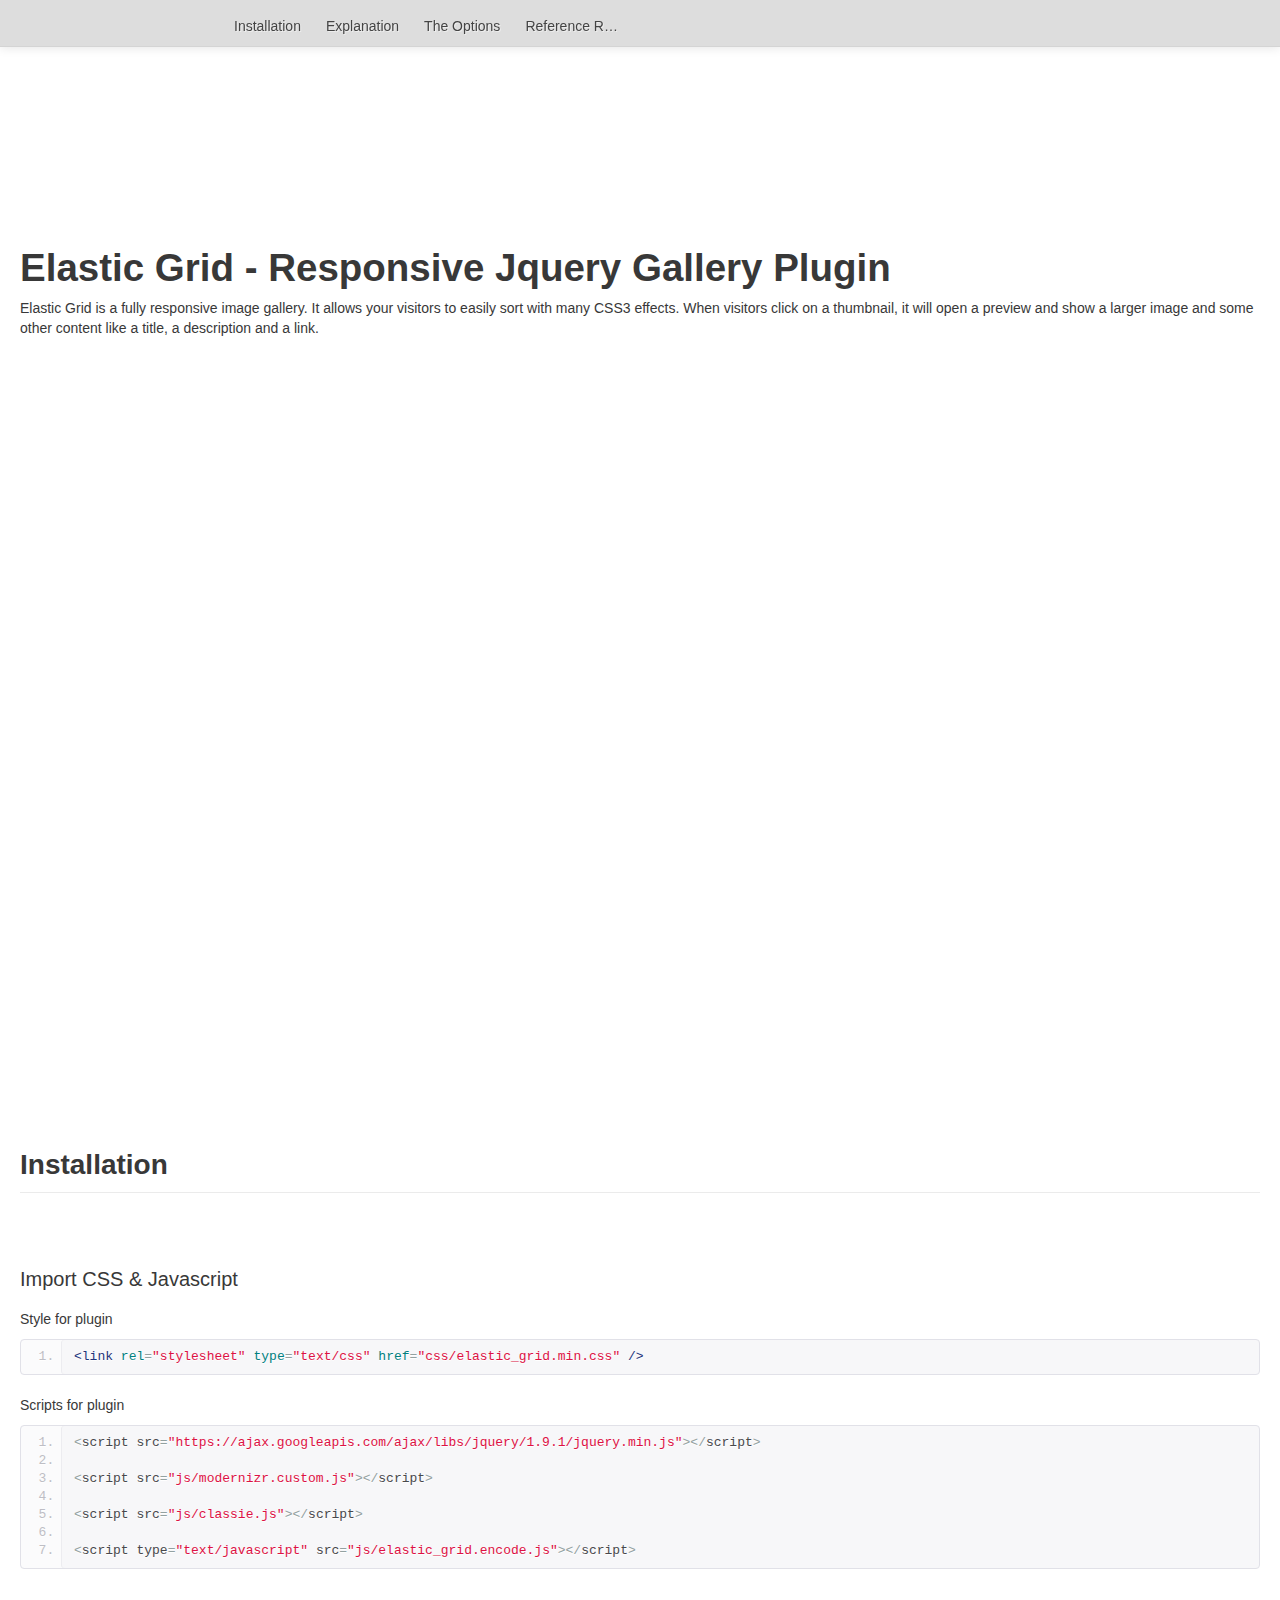
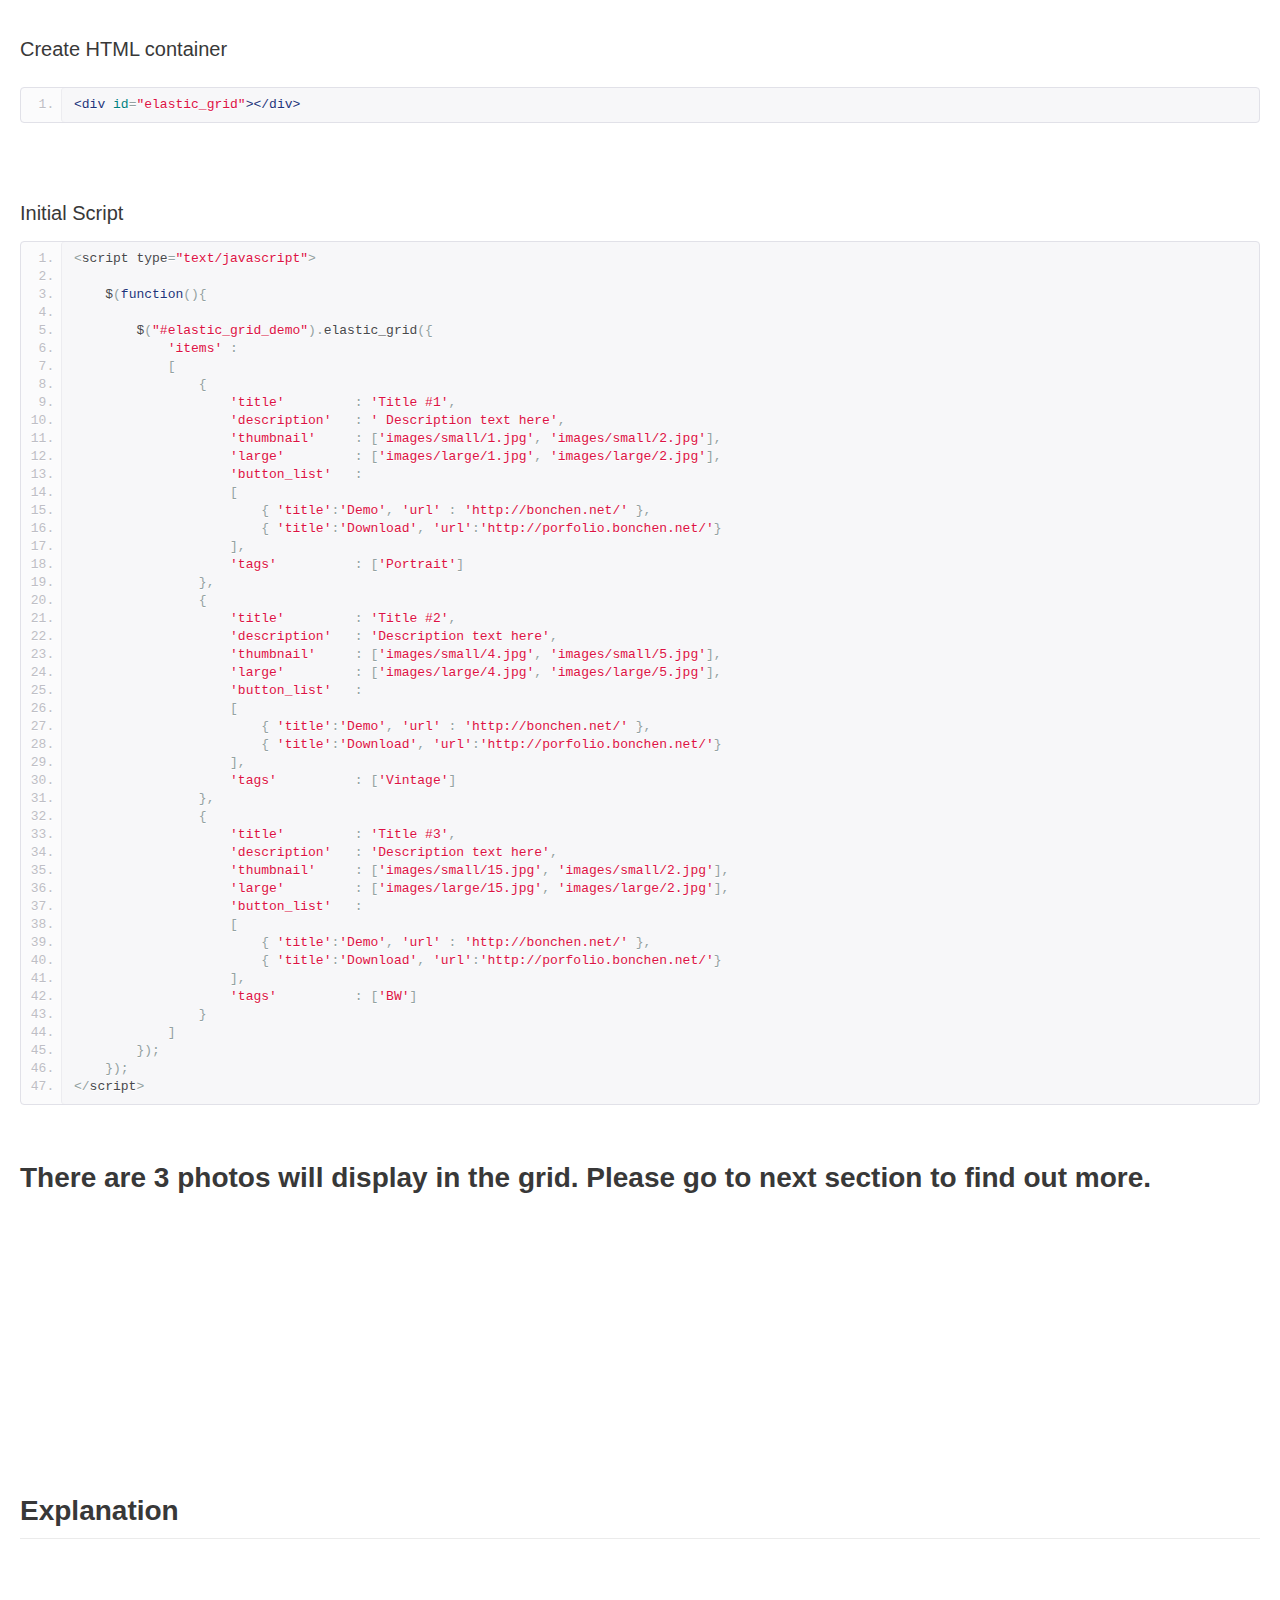
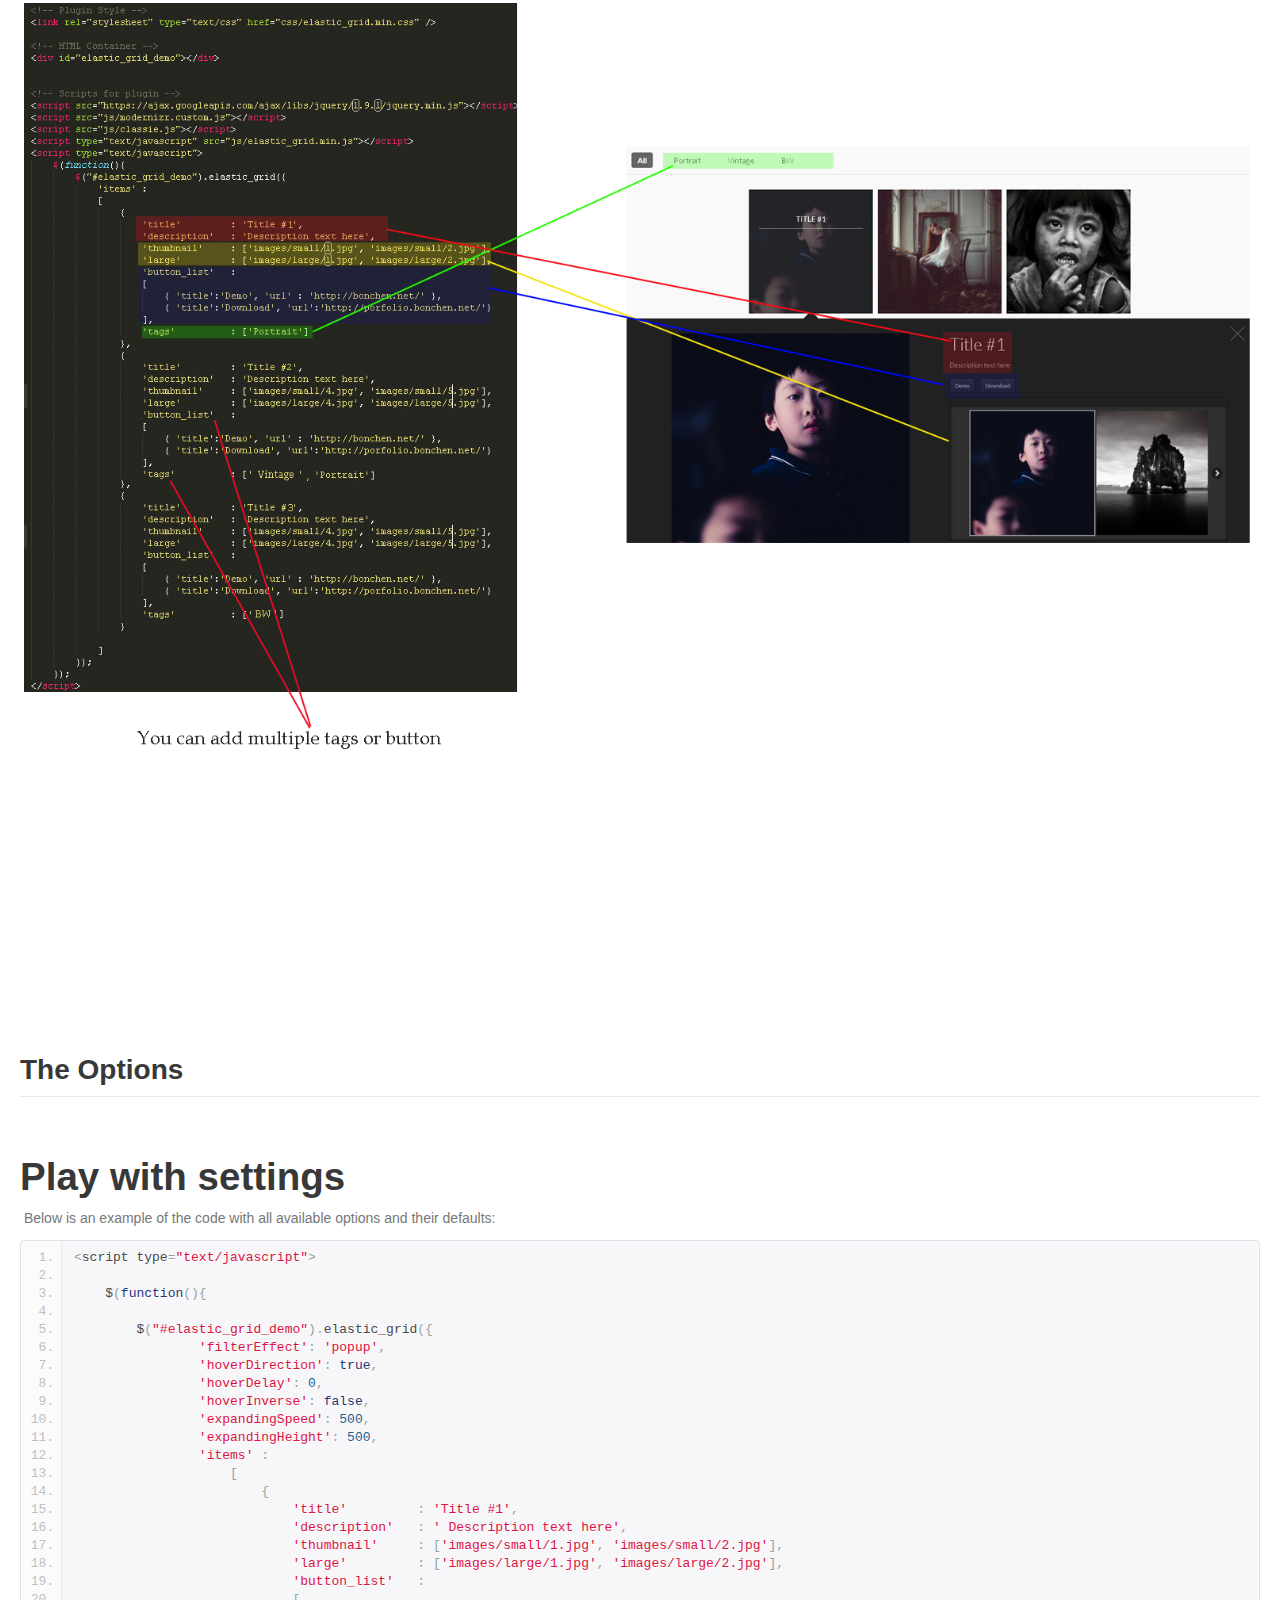
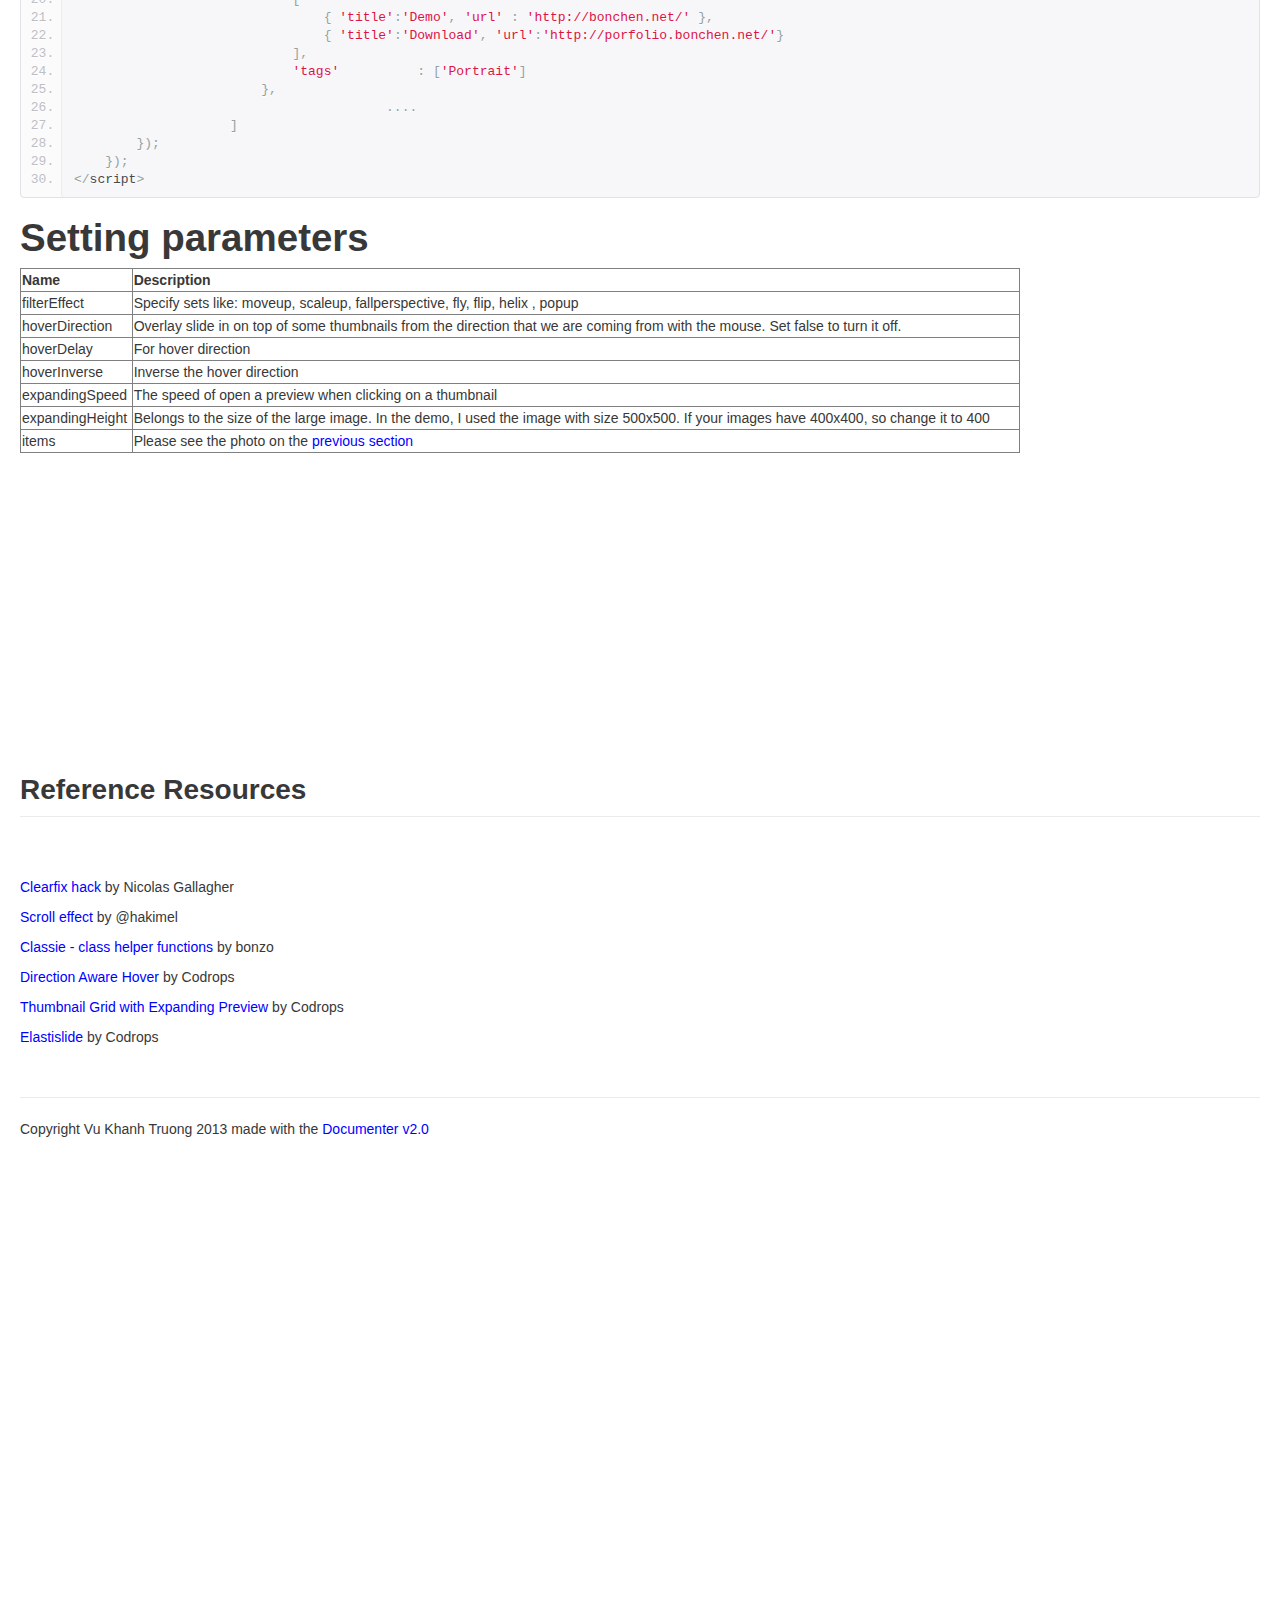
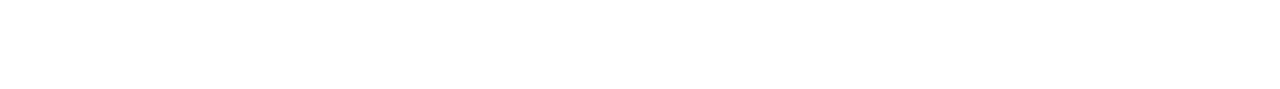
<file: e-grid/documentation/index.html>
<!DOCTYPE html>
<html lang="en">
    <head>
    <meta charset="utf-8">
	<title>Elastic Grid - Responsive Jquery Gallery Plugin</title>
 	<meta name="description" content="Elastic Grid | Responsive Jquery Gallery Plugin">
	<meta name="author" content="Vu Khanh Truong">
	<meta name="copyright" content="Vu Khanh Truong">
	<meta name="generator" content="Documenter v2.0 http://rxa.li/documenter">
	<meta name="date" content="2013-09-09T00:00:00+02:00">

    <meta name="viewport" content="width=device-width, initial-scale=1.0, maximum-scale=1.0, minimum-scale=1.0">

    <link href="assets/css/bootstrap.css" rel="stylesheet">
    <link href="assets/js/google-code-prettify/prettify.css" rel="stylesheet">
    <link href="assets/css/bootstrap-responsive.css" rel="stylesheet">
    <link href="assets/css/documenter_style.css" rel="stylesheet">
    <!-- Le HTML5 shim, for IE6-8 support of HTML5 elements -->
    <!--[if lt IE 9]>
      <script src="//html5shim.googlecode.com/svn/trunk/html5.js"></script>
    <![endif]-->



	<style>
		html, body{background-color:#FFFFFF;color:#383838;}
		h1,h2,h3,h4,h5,h6{color:#383838;}
		section table{background-color:#FFFFFF;}
		::-moz-selection{background:#444444;color:#DDDDDD;}
		::selection{background:#444444;color:#DDDDDD;}
		a.brand{background-image:url();}
		a, a:hover, a:active{color:#0000FF;}
		hr{border-top:1px solid #EBEBEB;border-bottom:1px solid #FFFFFF;}
		div.navbar-inner, .navbar .nav li ul{background:#DDDDDD;color:#222222;}
		a.btn-navbar{background:#DDDDDD;color:#222222;}
		.navbar .nav li a{color:#222222;text-shadow:1px 1px 0px #EEEEEE;}
		.navbar .nav li a:hover, .navbar .nav li.active a{text-shadow:none;}
		div.navbar-inner ul{}
		.marketing-byline{color:#FFFFFF;}
		.navbar .nav > li a{color:#444444;}
		.navbar .nav > li a:hover, a.btn-navbar:hover{background:#444444;color:#DDDDDD;}
		.navbar .nav .active > a, .navbar .nav .active > a:hover, a.btn-navbar:active{background-color:#444444;color:#DDDDDD;}
		.navbar .nav li ul li a:hover{background:#444444;color:#DDDDDD;}
		.navbar .nav li ul li a:active{background:#444444;color:#DDDDDD;}
		.btn-primary {
			  background-image: -moz-linear-gradient(top, #0088CC, #0044CC);
			  background-image: -ms-linear-gradient(top, #0088CC, #0044CC);
			  background-image: -webkit-gradient(linear, 0 0, 0 0088CC%, from(#DDDDDD), to(#0044CC));
			  background-image: -webkit-linear-gradient(top, #0088CC, #0044CC);
			  background-image: -o-linear-gradient(top, #0088CC, #0044CC);
			  background-image: linear-gradient(top, #0088CC, #0044CC);
			  filter: progid:DXImageTransform.Microsoft.gradient(startColorstr='#0088CC', endColorstr='#0044CC', GradientType=0);
			  border-color: #0044CC #0044CC #bfbfbf;
			  color:#FFFFFF;
		}
		.btn-primary:hover,
		.btn-primary:active,
		.btn-primary.active,
		.btn-primary.disabled,
		.btn-primary[disabled] {
		  background-color: #0044CC;
		}
		#documenter_copyright{display:block !important;visibility:visible !important;}
	</style>



    </head>

<body class="documenter-project-elastic-grid" data-spy="scroll" id="top">

<!-- Documentation Navbar -->

<div class="navbar navbar-fixed-top">
	<div class="navbar-inner">
		<div class="container-fluid">
			<a class="btn btn-navbar" data-toggle="collapse" data-target=".nav-collapse"> <span class="icon-bar"></span> <span class="icon-bar"></span> <span class="icon-bar"></span> </a>
			<a class="brand" href="#">Elastic Grid - Responsive Jquery Gallery Plugin</a>
			<div class="nav-collapse">
			<ul class="nav">

			<li><a href="#installation" title="Installation">Installation</a></li>
			<li><a href="#explanation" title="Explanation">Explanation</a></li>
			<li><a href="#the_options" title="The Options">The Options</a></li>
			<li><a href="#reference_resources" title="Reference Resources">Reference Resources</a></li>

			</ul>
			</div>
		</div>
	</div>
</div> <!-- End of Navbar -->

<!-- Main Container Beginning -->

<div class="container-fluid" id="documenter_content">

	<div id="documenter-cover">
	<div class="masthead">
	    <h1>Elastic Grid - Responsive Jquery Gallery Plugin</h1>
		<p>Elastic Grid is a fully responsive image gallery. It allows your visitors to easily sort with many CSS3 effects. When visitors click on a thumbnail, it will open a preview and show a larger image and some other content like a title, a description and a link.</p>
	    <ul class="marketing-byline">

			<li>latest update: 09/9/2013</li>
			<li>by: Vu Khanh Truong</li>
			<li><a href=""></a></li>
		</ul>
<!-- 	    <p class="download-info">

		</p>
 -->
	</div> <!-- masthead -->
<!--
   <div id="intro">
    <p class="highlight hero-unit"></p>
   </div>  --><!-- intro -->

	</div>

  <section id="installation">
	<div class="page-header"><h3>Installation</h3><hr class="notop"></div>
<h1>
	<span style="color: rgb(56, 56, 56); font-family: Arial, verdana, arial, sans-serif; font-size: 20px; font-weight: 100;">Import CSS &amp; Javascript</span></h1>
<p>
	Style for plugin</p>
<pre class="prettyprint lang-css linenums">
&lt;link rel=&quot;stylesheet&quot; type=&quot;text/css&quot; href=&quot;css/elastic_grid.min.css&quot; /&gt;</pre>
<p>
	Scripts for plugin</p>
<pre class="prettyprint lang-js linenums">
&lt;script src=&quot;https://ajax.googleapis.com/ajax/libs/jquery/1.9.1/jquery.min.js&quot;&gt;&lt;/script&gt;

&lt;script src=&quot;js/modernizr.custom.js&quot;&gt;&lt;/script&gt;

&lt;script src=&quot;js/classie.js&quot;&gt;&lt;/script&gt;

&lt;script type=&quot;text/javascript&quot; src=&quot;js/elastic_grid.encode.js&quot;&gt;&lt;/script&gt;</pre>
<div>
	&nbsp;</div>
<div>
	&nbsp;</div>
<h1 style="margin: 0px 0px 18px; padding: 0px; border: 0px; outline: 0px; font-weight: 100; font-size: 20px; font-family: Arial, verdana, arial, sans-serif; vertical-align: baseline; color: rgb(56, 56, 56);">
	Create HTML container</h1>
<pre class="prettyprint lang-html linenums">
&lt;div id=&quot;elastic_grid&quot;&gt;&lt;/div&gt;</pre>
<p>
	&nbsp;</p>
<p>
	&nbsp;</p>
<p style="margin: 0px 0px 18px; padding: 0px; border: 0px; outline: 0px; font-weight: 100; font-size: 20px; font-family: Arial, verdana, arial, sans-serif; vertical-align: baseline; color: rgb(56, 56, 56);">
	Initial Script</p>
<pre class="prettyprint lang-js linenums">
&lt;script type=&quot;text/javascript&quot;&gt;

    $(function(){

        $(&quot;#elastic_grid_demo&quot;).elastic_grid({
            &#39;items&#39; :
            [
                {
                    &#39;title&#39;         : &#39;Title #1&#39;,
                    &#39;description&#39;   : &#39; Description text here&#39;,
                    &#39;thumbnail&#39;     : [&#39;images/small/1.jpg&#39;, &#39;images/small/2.jpg&#39;],
                    &#39;large&#39;         : [&#39;images/large/1.jpg&#39;, &#39;images/large/2.jpg&#39;],
                    &#39;button_list&#39;   :
                    [
                        { &#39;title&#39;:&#39;Demo&#39;, &#39;url&#39; : &#39;http://bonchen.net/&#39; },
                        { &#39;title&#39;:&#39;Download&#39;, &#39;url&#39;:&#39;http://porfolio.bonchen.net/&#39;}
                    ],
                    &#39;tags&#39;          : [&#39;Portrait&#39;]
                },
                {
                    &#39;title&#39;         : &#39;Title #2&#39;,
                    &#39;description&#39;   : &#39;Description text here&#39;,
                    &#39;thumbnail&#39;     : [&#39;images/small/4.jpg&#39;, &#39;images/small/5.jpg&#39;],
                    &#39;large&#39;         : [&#39;images/large/4.jpg&#39;, &#39;images/large/5.jpg&#39;],
                    &#39;button_list&#39;   :
                    [
                        { &#39;title&#39;:&#39;Demo&#39;, &#39;url&#39; : &#39;http://bonchen.net/&#39; },
                        { &#39;title&#39;:&#39;Download&#39;, &#39;url&#39;:&#39;http://porfolio.bonchen.net/&#39;}
                    ],
                    &#39;tags&#39;          : [&#39;Vintage&#39;]
                },
                {
                    &#39;title&#39;         : &#39;Title #3&#39;,
                    &#39;description&#39;   : &#39;Description text here&#39;,
                    &#39;thumbnail&#39;     : [&#39;images/small/15.jpg&#39;, &#39;images/small/2.jpg&#39;],
                    &#39;large&#39;         : [&#39;images/large/15.jpg&#39;, &#39;images/large/2.jpg&#39;],
                    &#39;button_list&#39;   :
                    [
                        { &#39;title&#39;:&#39;Demo&#39;, &#39;url&#39; : &#39;http://bonchen.net/&#39; },
                        { &#39;title&#39;:&#39;Download&#39;, &#39;url&#39;:&#39;http://porfolio.bonchen.net/&#39;}
                    ],
                    &#39;tags&#39;          : [&#39;BW&#39;]
                }
            ]
        });
    });
&lt;/script&gt;</pre>
<h3>
	There are 3 photos will display in the grid. Please go to next section to find out more.</h3>
</section>
<section id="explanation">
	<div class="page-header"><h3>Explanation</h3><hr class="notop"></div>
<p>
	<img alt="" src="assets/images/explanation.png"></p>
</section>
<section id="the_options">
	<div class="page-header"><h3>The Options</h3><hr class="notop"></div>
<h1>
	Play with settings</h1>
<p>
	<span style="color: rgb(119, 119, 119); font-family: Helvetica, Arial, Helvetica, sans-serif; font-size: 14px; line-height: 22.390625px;">&nbsp;Below is an example of the code with all available options and their defaults:</span></p>
<pre class="prettyprint lang-js linenums">
&lt;script type=&quot;text/javascript&quot;&gt;

    $(function(){

        $(&quot;#elastic_grid_demo&quot;).elastic_grid({
	        &#39;filterEffect&#39;: &#39;popup&#39;,
	        &#39;hoverDirection&#39;: true,
	        &#39;hoverDelay&#39;: 0,
	        &#39;hoverInverse&#39;: false,
	        &#39;expandingSpeed&#39;: 500,
	        &#39;expandingHeight&#39;: 500,
                &#39;items&#39; :
	            [
	                {
	                    &#39;title&#39;         : &#39;Title #1&#39;,
	                    &#39;description&#39;   : &#39; Description text here&#39;,
	                    &#39;thumbnail&#39;     : [&#39;images/small/1.jpg&#39;, &#39;images/small/2.jpg&#39;],
	                    &#39;large&#39;         : [&#39;images/large/1.jpg&#39;, &#39;images/large/2.jpg&#39;],
	                    &#39;button_list&#39;   :
	                    [
	                        { &#39;title&#39;:&#39;Demo&#39;, &#39;url&#39; : &#39;http://bonchen.net/&#39; },
	                        { &#39;title&#39;:&#39;Download&#39;, &#39;url&#39;:&#39;http://porfolio.bonchen.net/&#39;}
	                    ],
	                    &#39;tags&#39;          : [&#39;Portrait&#39;]
	                },
					....
	            ]
        });
    });
&lt;/script&gt;</pre>

<h1>
	Setting parameters</h1>
<table border="1" cellpadding="1" cellspacing="1" style="width: 1000px;">
	<tbody>
		<tr>
			<td>
				<strong>Name</strong></td>
			<td>
				<strong>Description</strong></td>
		</tr>
		<tr>
			<td>
				filterEffect</td>
			<td>
				Specify sets like:&nbsp;moveup, scaleup, fallperspective, fly, flip, helix , popup</td>
		</tr>
		<tr>
			<td>
				hoverDirection</td>
			<td>
				Overlay slide in on top of some thumbnails from the direction that we are coming from with the mouse. Set false to turn it off.</td>
		</tr>
		<tr>
			<td>
				hoverDelay</td>
			<td>
				For hover direction</td>
		</tr>
		<tr>
			<td>
				hoverInverse</td>
			<td>
				Inverse the hover direction</td>
		</tr>
		<tr>
			<td>
				expandingSpeed</td>
			<td>
				The speed of open a preview when clicking on a thumbnail</td>
		</tr>
		<tr>
			<td>
				expandingHeight</td>
			<td>
				Belongs to the size of the large image. In the demo, I used the image with size 500x500. If your images have 400x400, so change it to 400</td>
		</tr>
		<tr>
			<td>
				items</td>
			<td>
				Please see the photo on the <a href="#explanation" title="Explanation">previous section</a></td>
		</tr>
	</tbody>
</table>
<p>
	&nbsp;</p>
</section>
<section id="reference_resources">
	<div class="page-header"><h3>Reference Resources</h3><hr class="notop"></div>
<p>
	<a href="http://nicolasgallagher.com/micro-clearfix-hack/">Clearfix hack</a> by Nicolas Gallagher</p>
<p>	<a href="http://lab.hakim.se/scroll-effects/">Scroll effect </a>by @hakimel</p>
<p>	<a href="https://github.com/ded/bonzo">Classie - class helper functions </a>by bonzo</p>
<p>
	<a href="http://tympanus.net/codrops/2012/04/09/direction-aware-hover-effect-with-css3-and-jquery/">Direction Aware Hover</a> by Codrops</p>
<p>
	<a href="http://tympanus.net/codrops/2013/03/19/thumbnail-grid-with-expanding-preview/">Thumbnail Grid with Expanding Preview</a> by Codrops</p>
<p>
	<a href="http://tympanus.net/codrops/2011/09/12/elastislide-responsive-carousel/">Elastislide</a> by Codrops</p>
<p>
	&nbsp;</p>
</section>



    <hr />

<footer>
    <p>Copyright Vu Khanh Truong 2013 made with the <a href="http://rxa.li/documenter">Documenter v2.0</a></p>
</footer>

</div><!-- /container -->

<!-- Le javascript
    ================================================== -->
<!-- Placed at the end of the document so the pages load faster -->
<script>document.createElement('section');var duration='500',easing='swing';</script>
<script src="assets/js/jquery.js"></script>
<script src="assets/js/jquery.scrollTo.js"></script>
<script src="assets/js/jquery.easing.js"></script>
<script src="assets/js/scripts.js"></script>
<script src="assets/js/google-code-prettify/prettify.js"></script>
<script src="assets/js/bootstrap-min.js"></script>
</body>
</html>
</file>
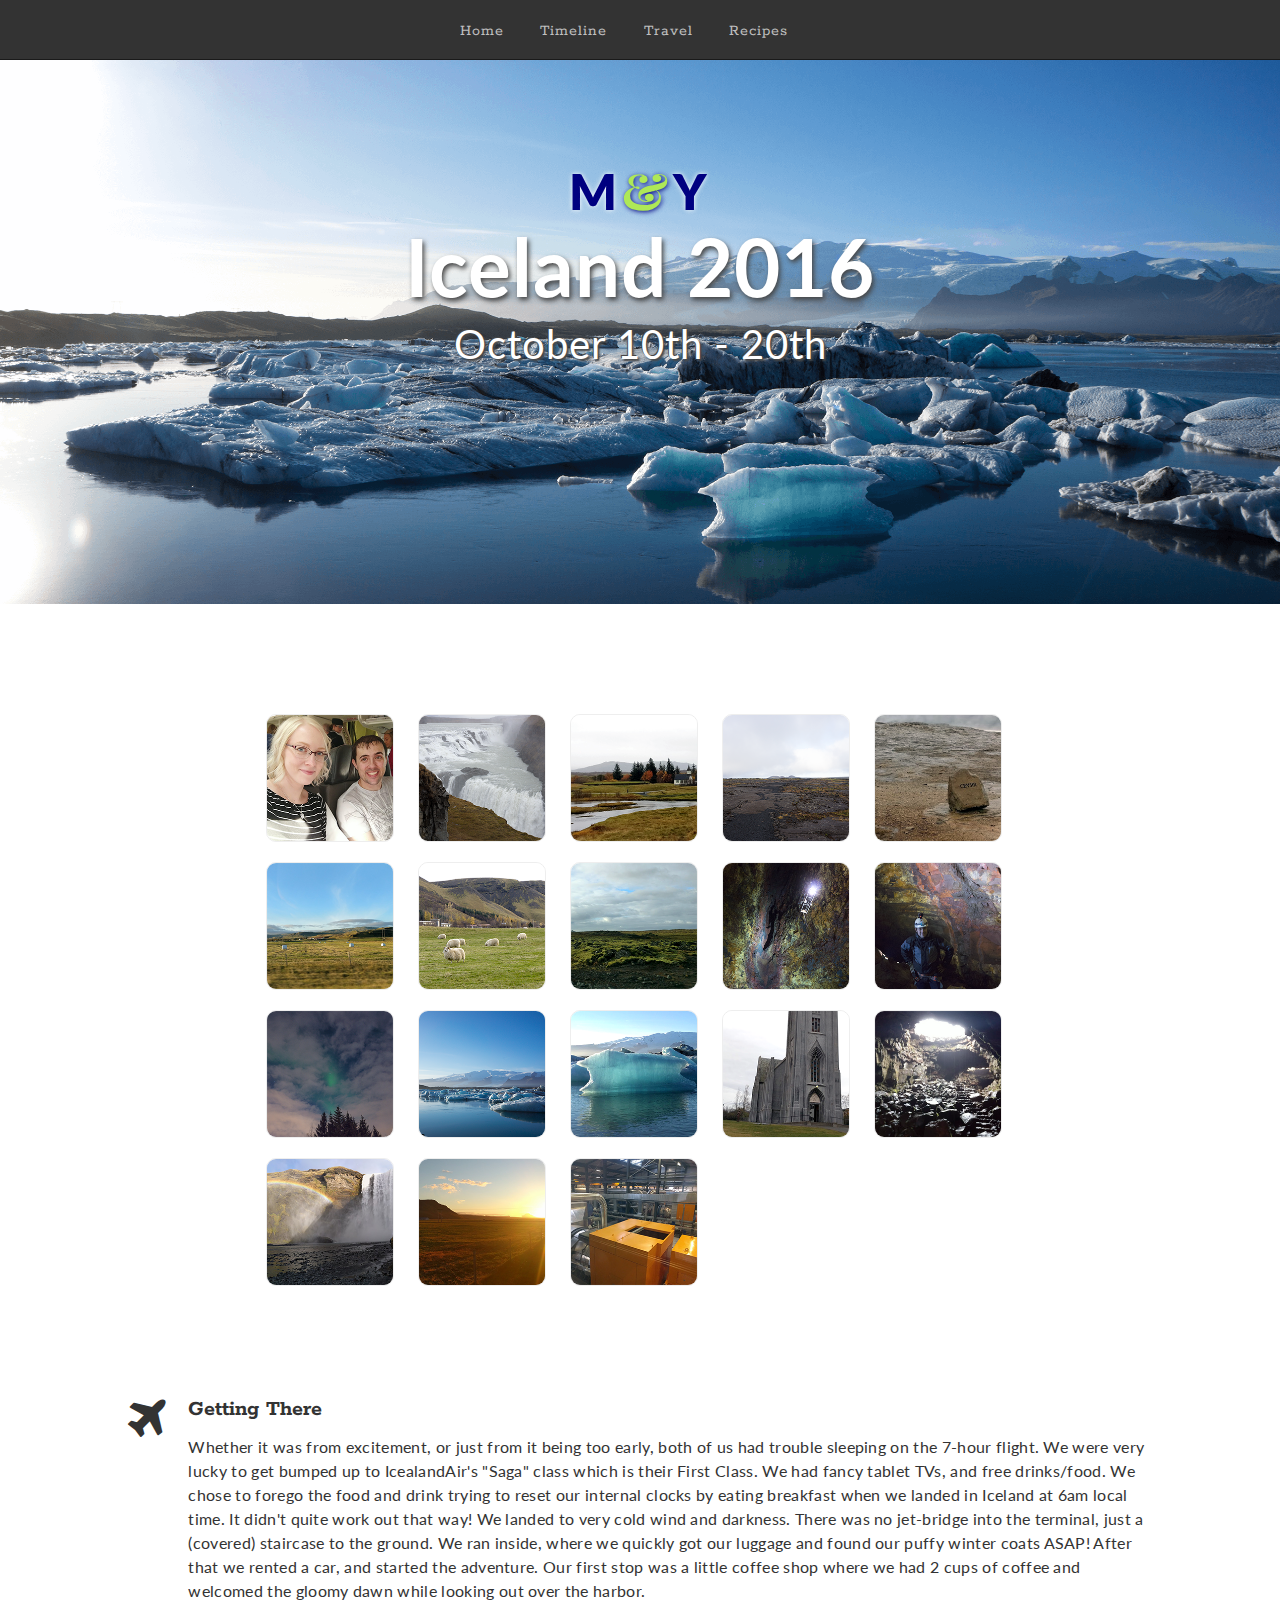
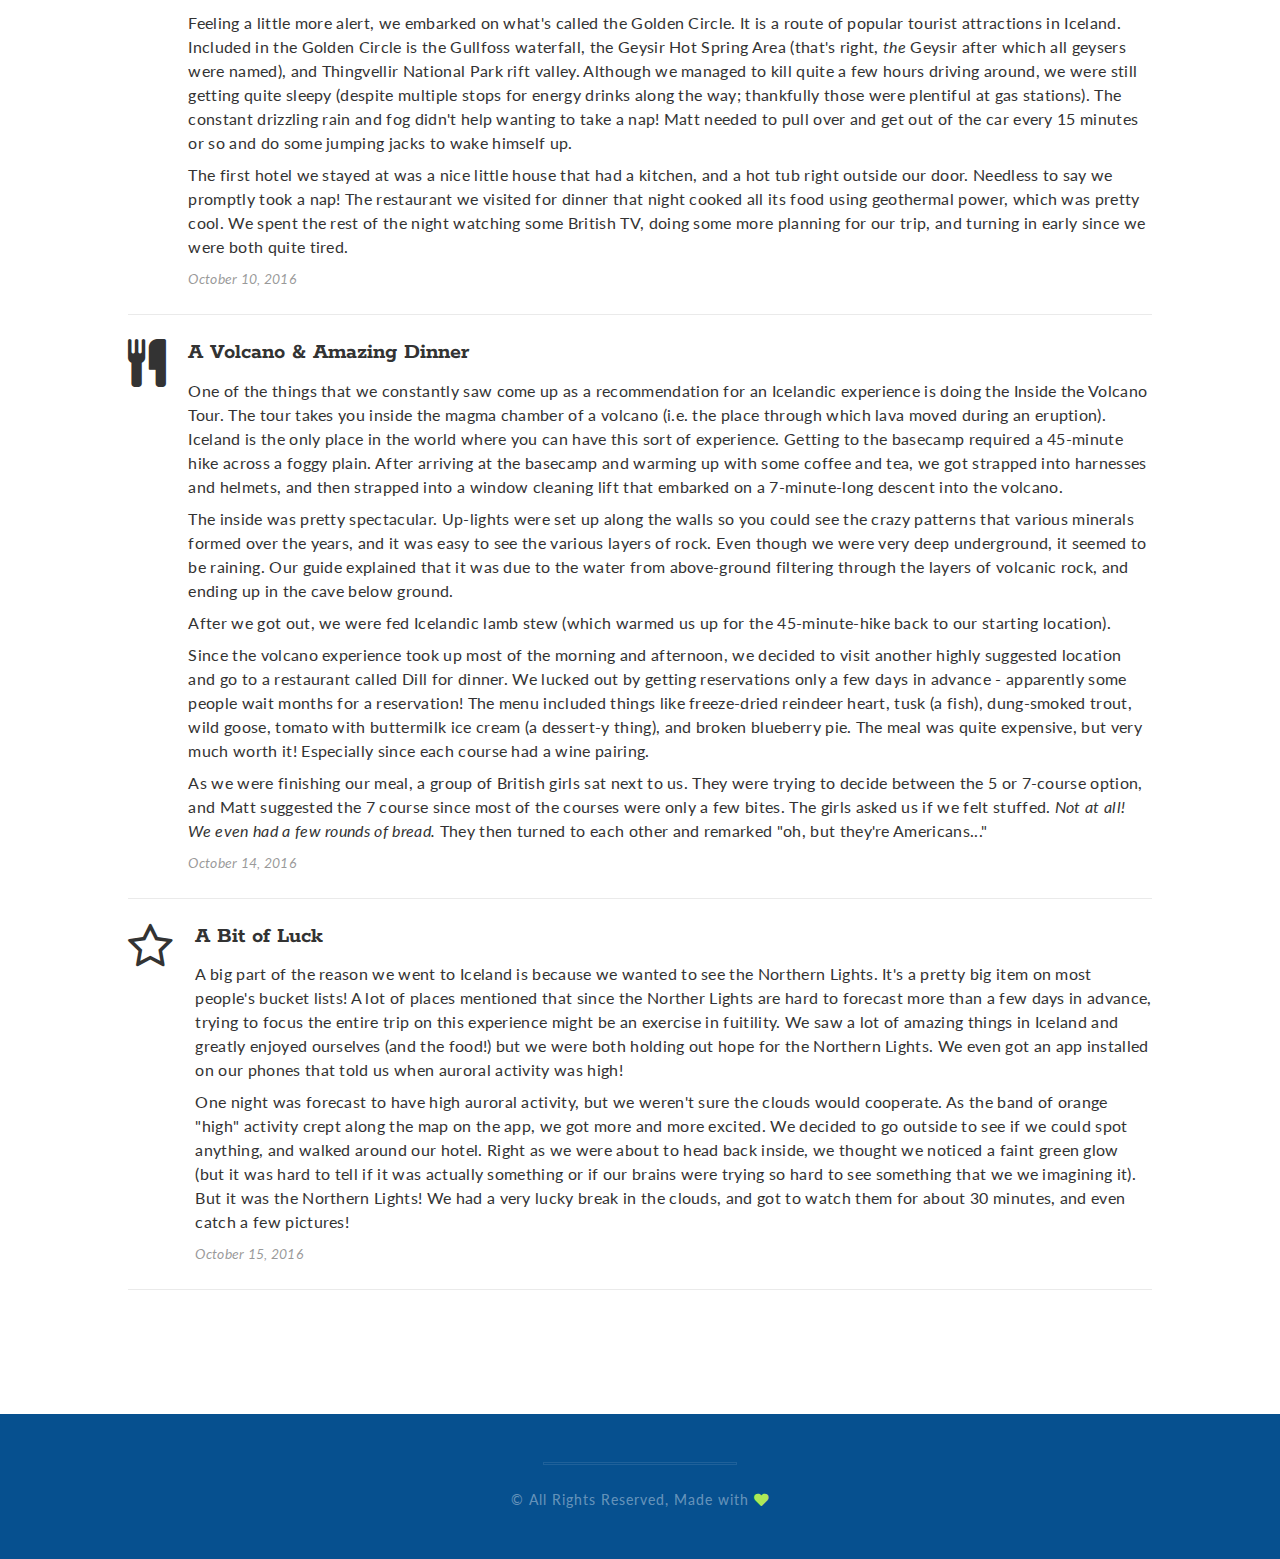
<file: iceland.html>
<!DOCTYPE html>
<!--[if lt IE 7]>      <html class="no-js lt-ie9 lt-ie8 lt-ie7"> <![endif]-->
<!--[if IE 7]>         <html class="no-js lt-ie9 lt-ie8"> <![endif]-->
<!--[if IE 8]>         <html class="no-js lt-ie9"> <![endif]-->
<!--[if gt IE 8]><!--> <html class="no-js"> <!--<![endif]-->
    <head>
        <meta charset="utf-8">
        <meta http-equiv="X-UA-Compatible" content="IE=edge">
        <title>Matt & Yana | Iceland 2016</title>
        <meta name="description" content="">
        <meta name="viewport" content="width=device-width, initial-scale=1">

        <!-- Place favicon.ico and apple-touch-icon.png in the root directory -->

        <link href='https://fonts.googleapis.com/css?family=Lato:300,400,700' rel='stylesheet' type='text/css'>
        <link href='https://fonts.googleapis.com/css?family=Rokkitt' rel='stylesheet' type='text/css'>
        <link href='https://fonts.googleapis.com/css?family=Playfair+Display+SC:700,400' rel='stylesheet' type='text/css'>
        <link href="https://fonts.googleapis.com/css?family=Playfair+Display" rel="stylesheet">

        <link rel="stylesheet" href="css/normalize.css">
        <link rel="stylesheet" href="css/main.css">
        <link rel="stylesheet" href="css/style.css">

        <link rel="stylesheet" href="css/portfolio.css">
        <link rel="stylesheet" href="css/component.css">
        <link href="lightbox2/src/css/lightbox.css" rel="stylesheet">

        <script src="js/vendor/modernizr-2.6.2.min.js"></script>




        <!--[if lte IE 7]><style>.main{display:none;} .support-note .note-ie{display:block;}</style><![endif]-->

    </head>
    <body>
        <!--[if lt IE 7]>
            <p class="browsehappy">You are using an <strong>outdated</strong> browser. Please <a href="http://browsehappy.com/">upgrade your browser</a> to improve your experience.</p>
        <![endif]-->

        <!-- Add your site or application content here -->
        
        <!-- header -->
        <header class="navigation">
          <div class="menu-wrapper">
            <p class="navigation-menu-button" id="js-mobile-menu">MENU</p>
            <div class="nav">
              <ul id="navigation-menu">
                <li><a href="index.html">Home</a></li>
                <li><a href="timeline.html">Timeline</a></li>
                <li><a href="travel.html">Travel</a></li>
                <li><a href="recipes.html">Recipes</a></li>
              </ul>
            </div>
          </div>
        </header>

        <div class="my-spacer10"></div>

        <!-- slider -->
        <div class="hero">
            <div class="hero-inner">
            <a href="" class="hero-logo">
            <a class="navbar-brand m-y" href="#">M<span class="ampersand">&</span>Y</a>
                <div class="hero-copy">
                    <h1>Iceland 2016</h1>
                    <p>October 10th - 20th</p>    
                </div>
            </div>
        </div>

        <div class="my-spacer10"></div>
        <div class="my-spacer10"></div>

        <div id="elastic_grid_demo">
          
<a href="e-grid/images/large/1.png" data-lightbox="image-1" data-title="We were extremely lucky to be bumped up to Saga Class on Icelandair (on both the departing and return flights!), it made our honeymoon so much more special, and the 7 hour flight much more bearable :)"><img src="e-grid/images/small/1_sq.png" class="photo-thumb"></a>

<a href="e-grid/images/large/2.png" data-lightbox="image-1" data-title="Gullfoss Waterfall"><img src="e-grid/images/small/2_sq.png" class="photo-thumb"></a>

<a href="e-grid/images/large/3.png" data-lightbox="image-1" data-title="Thingvellir, Iceland"><img src="e-grid/images/small/3_sq.png" class="photo-thumb"></a>

<a href="e-grid/images/large/4.png" data-lightbox="image-1" data-title="On our hike to go inside the volcano.  The three mountains in the distance are volcanoes."><img src="e-grid/images/small/4_sq.png" class="photo-thumb"></a>

<a href="e-grid/images/large/5.png" data-lightbox="image-1" data-title="Geysir is the geyser after which all geysers were named."><img src="e-grid/images/small/5_sq.png" class="photo-thumb"></a>

<a href="e-grid/images/large/6.png" data-lightbox="image-1" data-title="These were all over the place in various fields.  The plastic coverings were usually white, pastel pink, or pastel green, making these look like giant marshmallows!"><img src="e-grid/images/small/6.png" class="photo-thumb"></a>

<a href="e-grid/images/large/7.png" data-lightbox="image-1" data-title="Sheep are also plentiful in Iceland, their long wool blowing in the wind.  Icelanders are very proud of their wool, and children are taught knitting in gradeschool."><img src="e-grid/images/small/7.png" class="photo-thumb"></a>

<a href="e-grid/images/large/8.png" data-lightbox="image-1" data-title="This sort of landscape dominates the island.  Everything is black and green, due to the volcanic soil covered with moss."><img src="e-grid/images/small/8.png" class="photo-thumb"></a>

<a href="e-grid/images/large/9.png" data-lightbox="image-1" data-title="This was definitely one of the most amazing experiences!  A window-cleaning lift is lowered down inside the magma chamber of a volcano, and you can walk around inside.  The descent takes about 7 minutes, and this is the only place in the world where you can go inside a volcano."><img src="e-grid/images/small/9.png" class="photo-thumb"></a>

<a href="e-grid/images/large/10.png" data-lightbox="image-1" data-title="Various minerals make incredible patterns on the soil layers."><img src="e-grid/images/small/10_sq.png" class="photo-thumb"></a>

<a href="e-grid/images/large/11.png" data-lightbox="image-1" data-title="On one of the ten nights we were in Iceland, we got very lucky and saw the Northern Lights!  There was just enough of a break in the clouds, and sufficient auroral activity for us to see the beautiful green lights."><img src="e-grid/images/small/11.png" class="photo-thumb"></a>

<a href="e-grid/images/large/12.png" data-lightbox="image-1" data-title="In this picturesque place, a glacier breaks off into a lake that eventually exits into the ocean.  The ice is a beautiful neon blue, and the still waters of the lake create a mirrored surface that makes photos look amazing."><img src="e-grid/images/small/12_sq.png" class="photo-thumb"></a>

<a href="e-grid/images/large/13.png" data-lightbox="image-1" data-title="Sunlight filtering through an iceberg."><img src="e-grid/images/small/13_sq.png" class="photo-thumb"></a>

<a href="e-grid/images/large/14.png" data-lightbox="image-1" data-title="Landakot Catholic Church, Reykjavik"><img src="e-grid/images/small/14_sq.png" class="photo-thumb"></a>

<a href="e-grid/images/large/15.png" data-lightbox="image-1" data-title="When lava moves underground, the outer layer of it cools quicker while the inside gets pushed through, creating a hollow tube.  When the earth collapses, you can get inside and explore.  It gets incredibly dark and eerily quiet as you go deeper into the tube."><img src="e-grid/images/small/15_sq.png" class="photo-thumb"></a>

<a href="e-grid/images/large/16.png" data-lightbox="image-1" data-title="Skógafoss Waterfall"><img src="e-grid/images/small/16_sq.png" class="photo-thumb"></a>

<a href="e-grid/images/large/17.png" data-lightbox="image-1" data-title="A rare clear sky made for a beautiful and picturesque sunrise over the pasture.  Now just imagine some sheep bleating in the distance to complete the scene..."><img src="e-grid/images/small/17_sq.png" class="photo-thumb"></a>

<a href="e-grid/images/large/18.png" data-lightbox="image-1" data-title="Iceland is 100% powered by renewable energy.  We were able to visit a geothermal power plant - it was very cool to learn about how geothermal power is harvested responsibly."><img src="e-grid/images/small/18_sq.png" class="photo-thumb"></a>

        </div>




      <div class="my-limit">
        <div class="my-spacer10"></div>
        <div class="my-spacer10"></div>

        <div class="second-holder">
        <!-- comments -->
        <div class="comment">
          <div class="comment-image">
            <i class="fa fa-plane fa-3x" aria-hidden="true"></i>
          </div>
          <div class="comment-content">
            <h1>Getting There</h1>
            <p>Whether it was from excitement, or just from it being too early, both of us had trouble sleeping on the 7-hour flight.  We were very lucky to get bumped up to IcealandAir's "Saga" class which is their First Class.  We had fancy tablet TVs, and free drinks/food.  We chose to forego the food and drink trying to reset our internal clocks by eating breakfast when we landed in Iceland at 6am local time.  It didn't quite work out that way!  We landed to very cold wind and darkness.  There was no jet-bridge into the terminal, just a (covered) staircase to the ground.  We ran inside, where we quickly got our luggage and found our puffy winter coats ASAP!  After that we rented a car, and started the adventure.  Our first stop was a little coffee shop where we had 2 cups of coffee and welcomed the gloomy dawn while looking out over the harbor.</p>
            <p>Feeling a little more alert, we embarked on what's called the Golden Circle.  It is a route of popular tourist attractions in Iceland.  Included in the Golden Circle is the Gullfoss waterfall, the Geysir Hot Spring Area (that's right, <i>the</i> Geysir after which all geysers were named), and Thingvellir National Park rift valley.  Although we managed to kill quite a few hours driving around, we were still getting quite sleepy (despite multiple stops for energy drinks along the way; thankfully those were plentiful at gas stations).  The constant drizzling rain and fog didn't help wanting to take a nap!  Matt needed to pull over and get out of the car every 15 minutes or so and do some jumping jacks to wake himself up.</p>
            <p>The first hotel we stayed at was a nice little house that had a kitchen, and a hot tub right outside our door.  Needless to say we promptly took a nap!  The restaurant we visited for dinner that night cooked all its food using geothermal power, which was pretty cool.  We spent the rest of the night watching some British TV, doing some more planning for our trip, and turning in early since we were both quite tired.</p>
            <p class="comment-detail">October 10, 2016</h2>
          </div>
        </div>

        <div class="comment">
          <div class="comment-image">
            <i class="fa fa-cutlery fa-3x" aria-hidden="true"></i>
          </div>
          <div class="comment-content">
            <h1>A Volcano & Amazing Dinner</h1>
            <p>One of the things that we constantly saw come up as a recommendation for an Icelandic experience is doing the Inside the Volcano Tour.  The tour takes you inside the magma chamber of a volcano (i.e. the place through which lava moved during an eruption).  Iceland is the only place in the world where you can have this sort of experience.  Getting to the basecamp required a 45-minute hike across a foggy plain.  After arriving at the basecamp and warming up with some coffee and tea, we got strapped into harnesses and helmets, and then strapped into a window cleaning lift that embarked on a 7-minute-long descent into the volcano.</p>
            <p>The inside was pretty spectacular.  Up-lights were set up along the walls so you could see the crazy patterns that various minerals formed over the years, and it was easy to see the various layers of rock.  Even though we were very deep underground, it seemed to be raining.  Our guide explained that it was due to the water from above-ground filtering through the layers of volcanic rock, and ending up in the cave below ground.</p>
            <p>After we got out, we were fed Icelandic lamb stew (which warmed us up for the 45-minute-hike back to our starting location).</p>
            <p>Since the volcano experience took up most of the morning and afternoon, we decided to visit another highly suggested location and go to a restaurant called Dill for dinner.  We lucked out by getting reservations only a few days in advance - apparently some people wait months for a reservation!  The menu included things like freeze-dried reindeer heart, tusk (a fish), dung-smoked trout, wild goose, tomato with buttermilk ice cream (a dessert-y thing), and broken blueberry pie.  The meal was quite expensive, but very much worth it!  Especially since each course had a wine pairing.</p>
            <p>As we were finishing our meal, a group of British girls sat next to us.  They were trying to decide between the 5 or 7-course option, and Matt suggested the 7 course since most of the courses were only a few bites.  The girls asked us if we felt stuffed.  <i>Not at all!  We even had a few rounds of bread.</i>  They then turned to each other and remarked "oh, but they're Americans..."</p>
            <p class="comment-detail">October 14, 2016</h2>
          </div>
        </div>

          <div class="comment">
          <div class="comment-image">
            <i class="fa fa-star-o fa-3x" aria-hidden="true"></i>
          </div>
          <div class="comment-content">
            <h1>A Bit of Luck</h1>
            <p>A big part of the reason we went to Iceland is because we wanted to see the Northern Lights.  It's a pretty big item on most people's bucket lists!  A lot of places mentioned that since the Norther Lights are hard to forecast more than a few days in advance, trying to focus the entire trip on this experience might be an exercise in fuitility.  We saw a lot of amazing things in Iceland and greatly enjoyed ourselves (and the food!) but we were both holding out hope for the Northern Lights.  We even got an app installed on our phones that told us when auroral activity was high!</p>
            <p>One night was forecast to have high auroral activity, but we weren't sure the clouds would cooperate.  As the band of orange "high" activity crept along the map on the app, we got more and more excited.  We decided to go outside to see if we could spot anything, and walked around our hotel.  Right as we were about to head back inside, we thought we noticed a faint green glow (but it was hard to tell if it was actually something or if our brains were trying so hard to see something that we we imagining it).  But it was the Northern Lights!  We had a very lucky break in the clouds, and got to watch them for about 30 minutes, and even catch a few pictures!
            <p class="comment-detail">October 15, 2016</h2>
          </div>
        </div>

        </div>
        
        <div class="my-spacer10"></div>
        <div class="my-spacer10"></div>

        </div>



        <!-- footer -->
        <footer class="footer">
          

          <hr>

          <p>&copy; All Rights Reserved, Made with <i class="fa fa-heart"></i></p>
        </footer>

        <script src="js/vendor/jquery-2.1.0.min.js"></script>
        <script src="js/vendor/jquery.backstretch.min.js"></script>
        <script src="js/snap.svg-min.js"></script>
        <script src="js/plugins.js"></script>
        <script src="js/main.js"></script>
        <script src="coffee/main-iceland.js"></script>

        <script>
          $(function() {
            var menu = $('#navigation-menu');
            var menuToggle = $('#js-mobile-menu');

            $(menuToggle).on('click', function(e) {
              e.preventDefault();
              menu.slideToggle(function(){
                if(menu.is(':hidden')) {
                  menu.removeAttr('style');
                }
              });
            });
          });
        </script>

      <script>
      (function() {
  
        function init() {
          var speed = 330,
            easing = mina.backout;

          [].slice.call ( document.querySelectorAll( '#grid > a' ) ).forEach( function( el ) {
            var s = Snap( el.querySelector( 'svg' ) ), path = s.select( 'path' ),
              pathConfig = {
                from : path.attr( 'd' ),
                to : el.getAttribute( 'data-path-hover' )
              };

            el.addEventListener( 'mouseenter', function() {
              path.animate( { 'path' : pathConfig.to }, speed, easing );
            } );

            el.addEventListener( 'mouseleave', function() {
              path.animate( { 'path' : pathConfig.from }, speed, easing );
            } );
          } );
        }

        init();

      })();
    </script>

    <script src="lightbox2/src/js/lightbox.js"></script>
    <script>
    lightbox.option({
      'resizeDuration': 200,
      'wrapAround': true
    })
</script>
        <!-- Google Analytics: change UA-XXXXX-X to be your site's ID. -->
       
    </body>
</html>
</file>
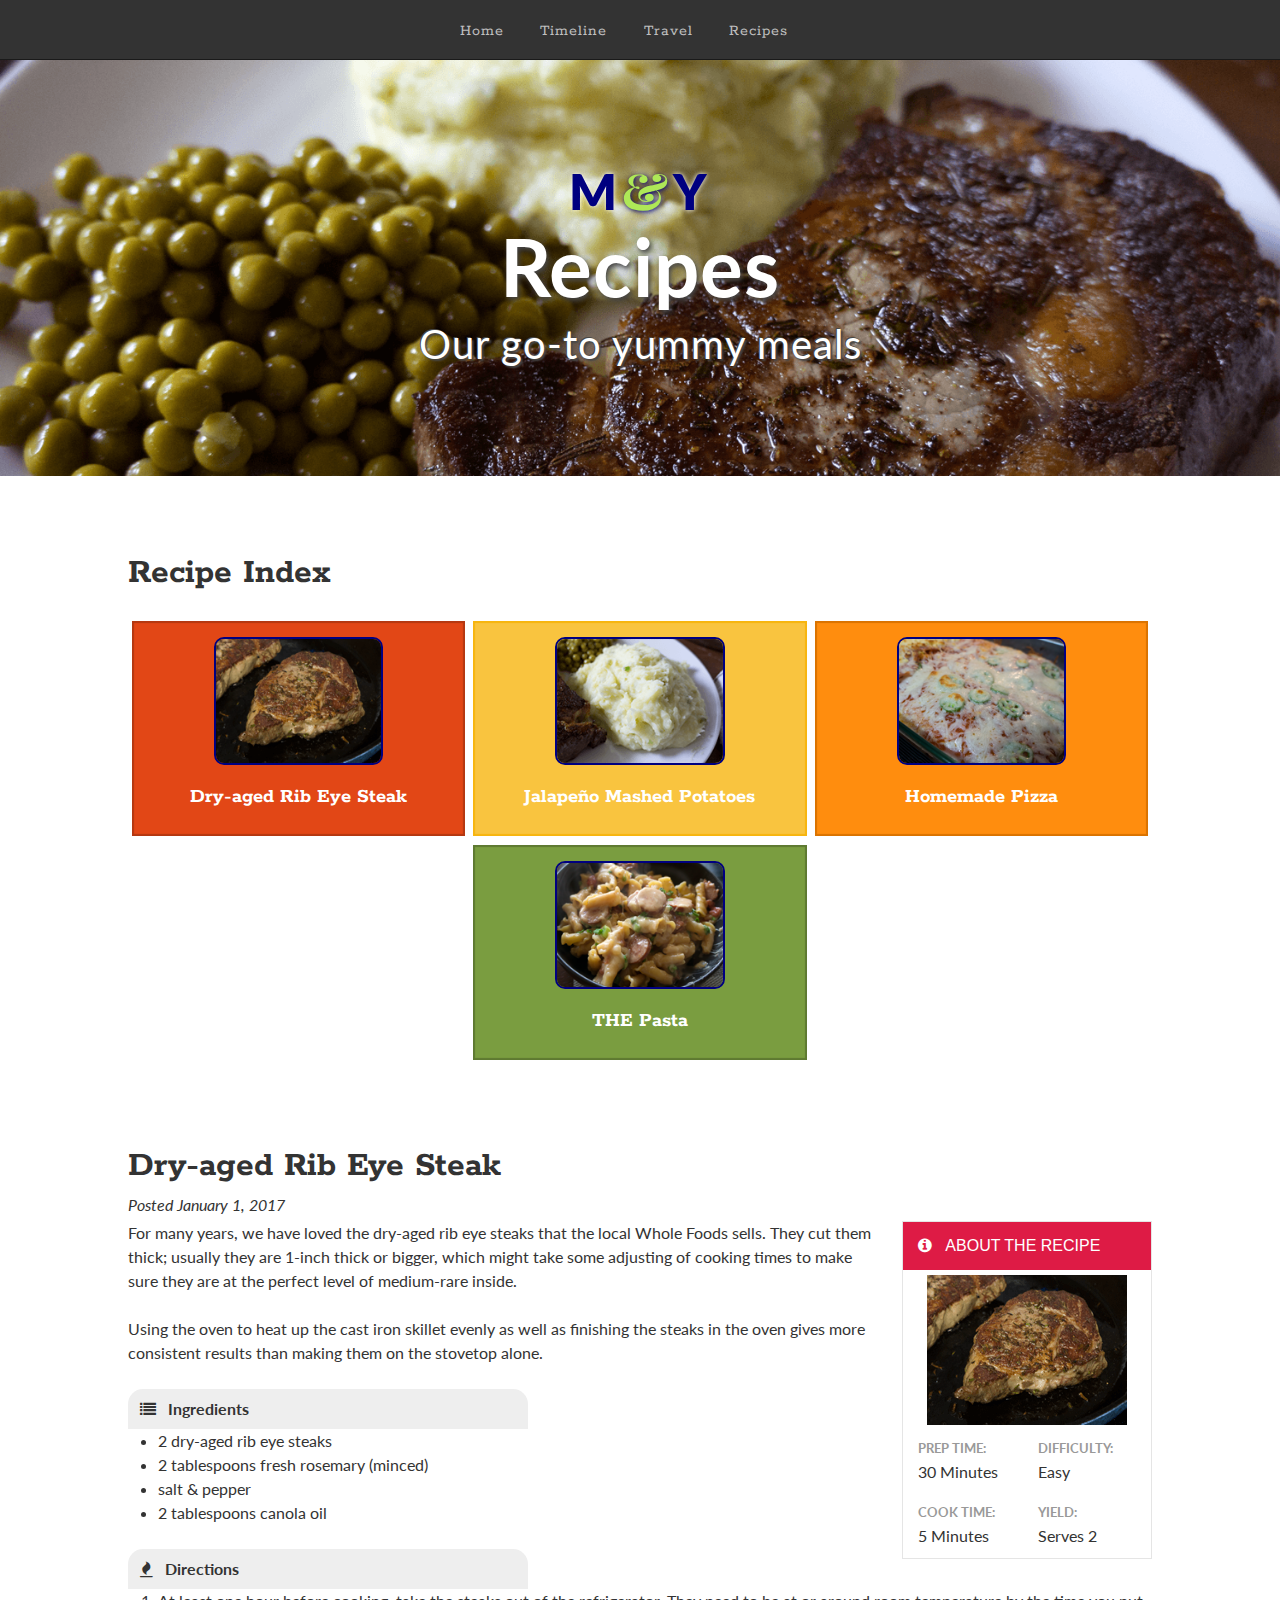
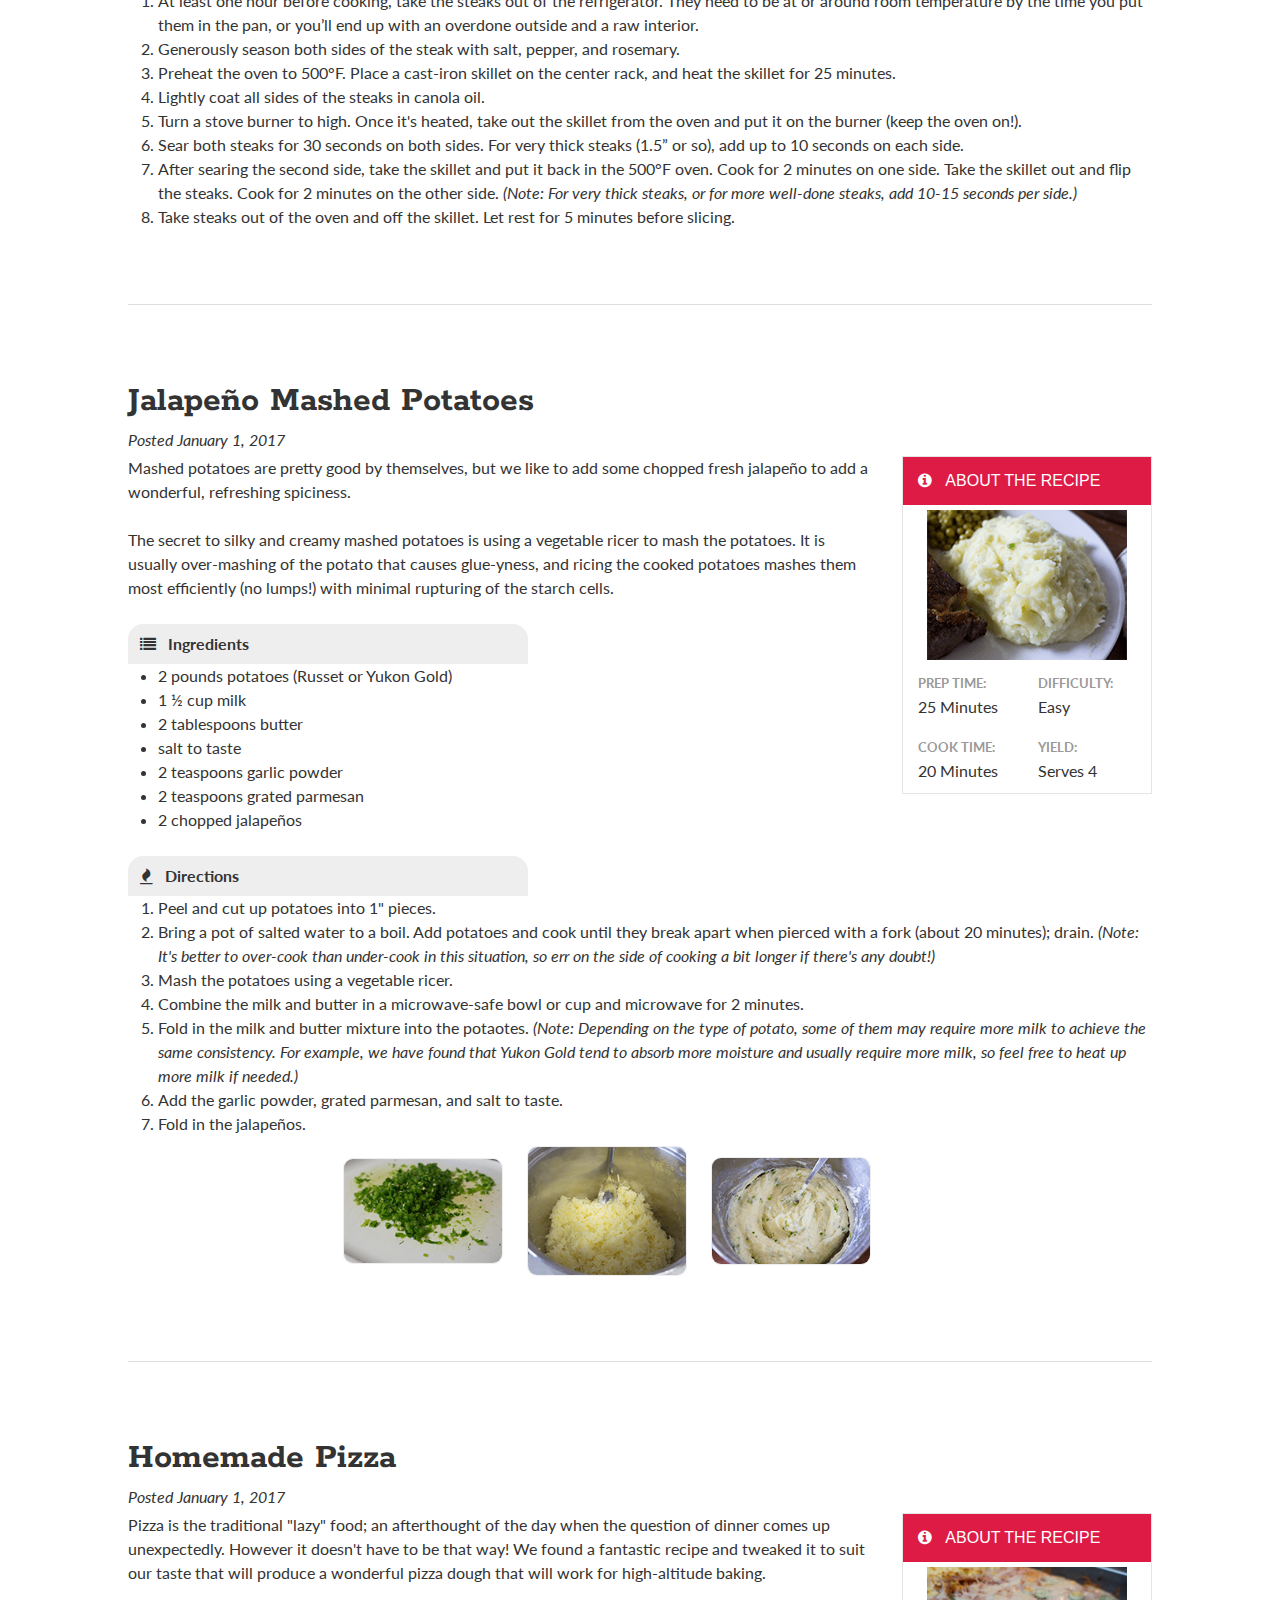
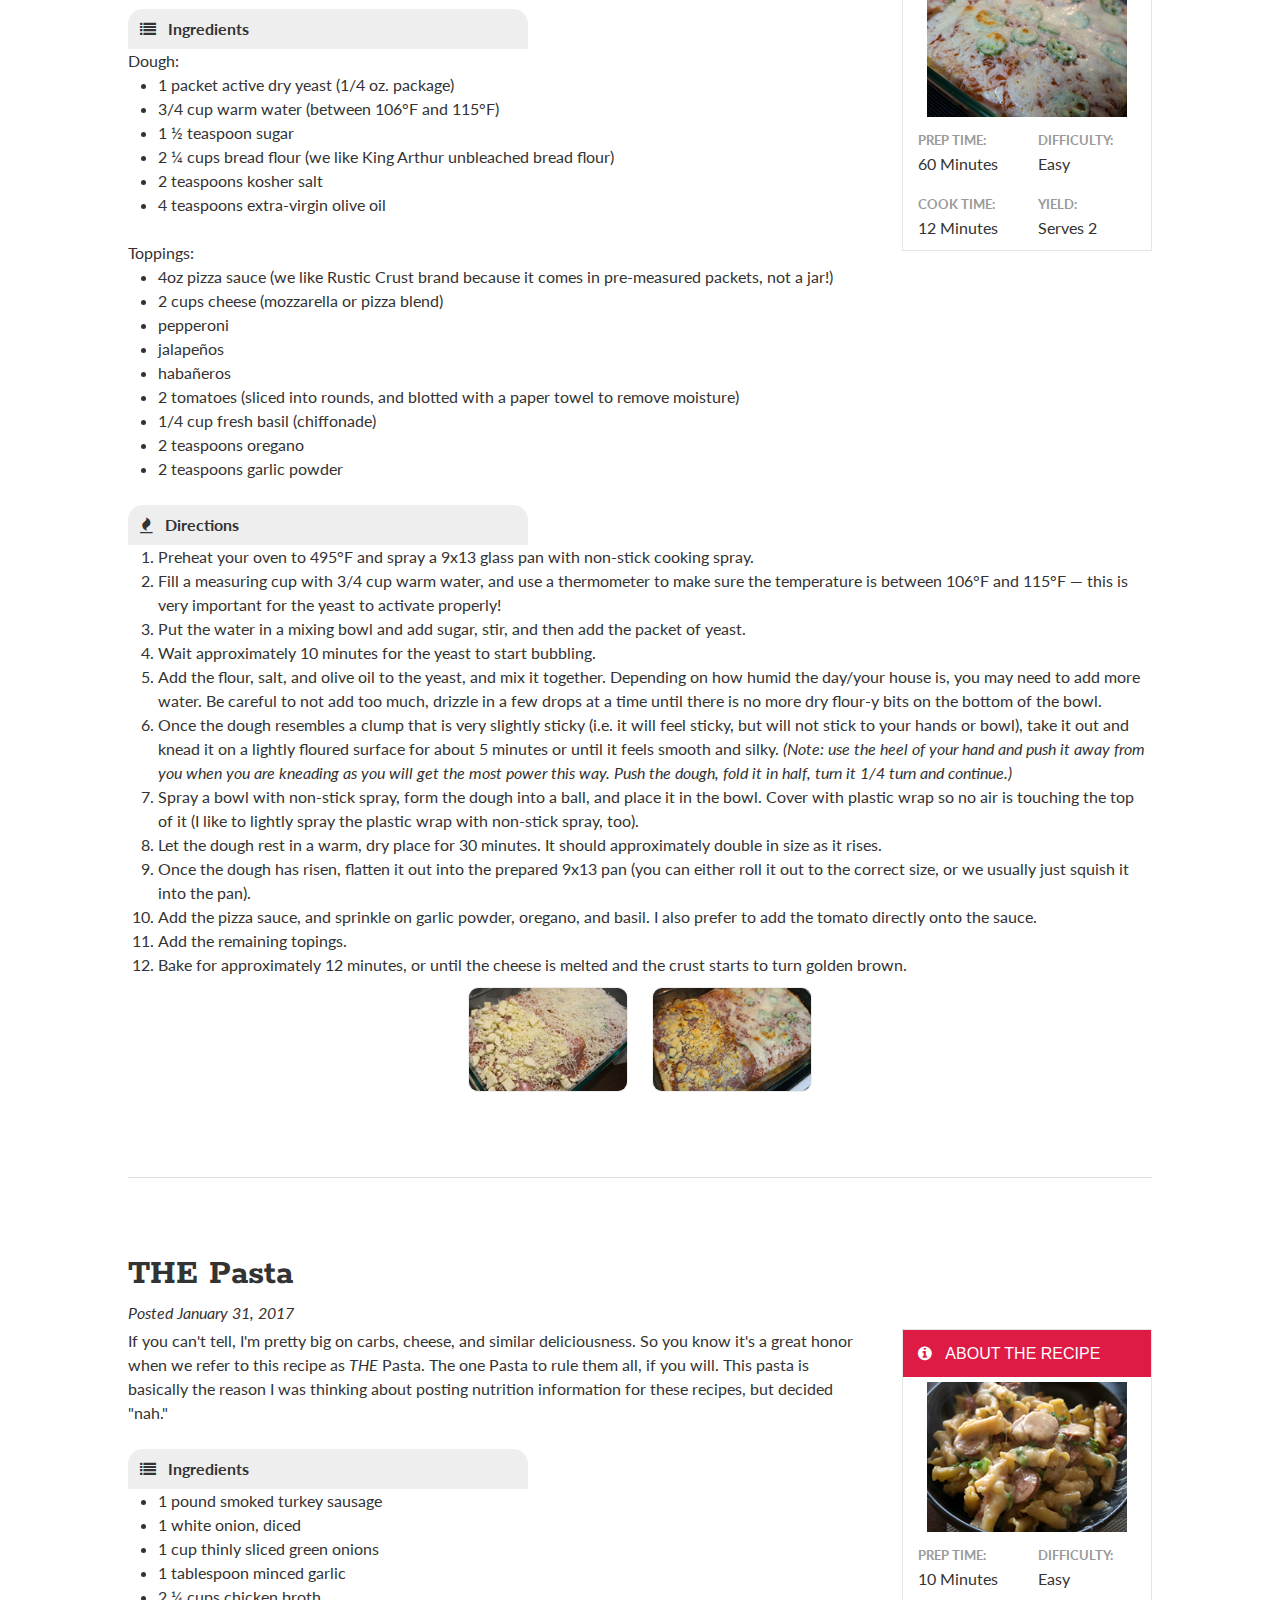
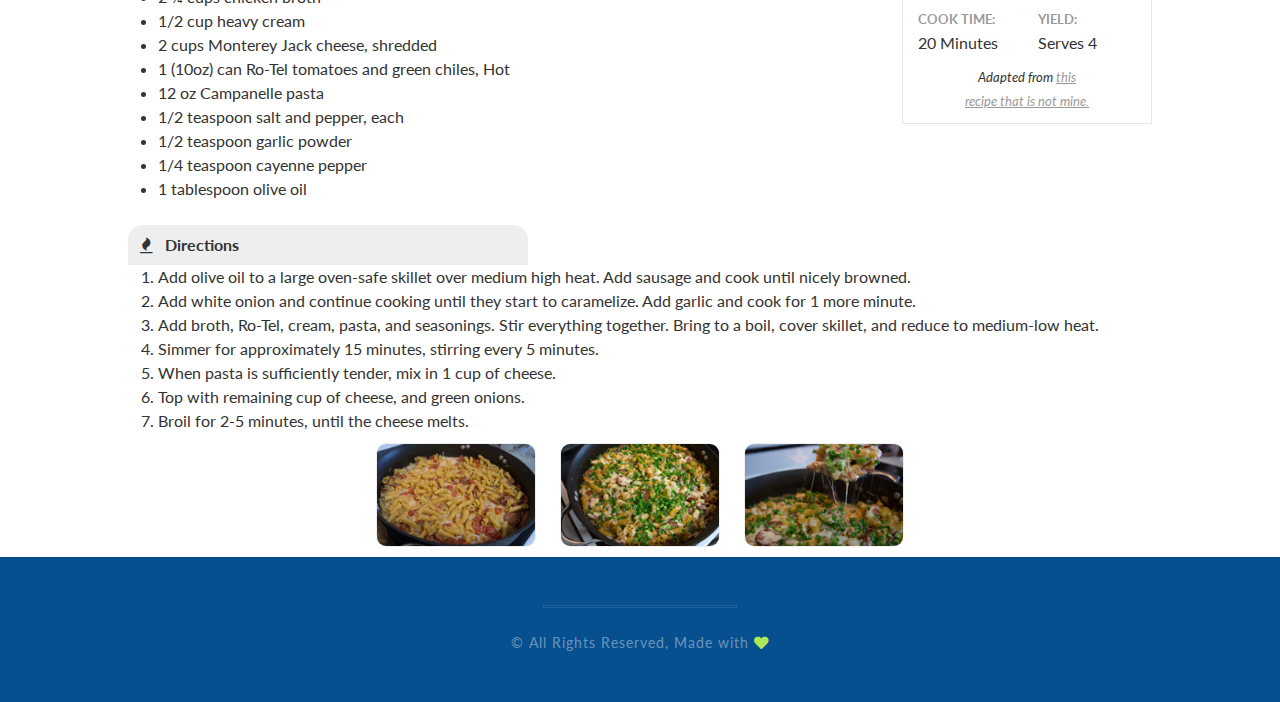
<file: recipes.html>
<!DOCTYPE html>
<!--[if lt IE 7]>      <html class="no-js lt-ie9 lt-ie8 lt-ie7"> <![endif]-->
<!--[if IE 7]>         <html class="no-js lt-ie9 lt-ie8"> <![endif]-->
<!--[if IE 8]>         <html class="no-js lt-ie9"> <![endif]-->
<!--[if gt IE 8]><!--> <html class="no-js"> <!--<![endif]-->
    <head>
        <meta charset="utf-8">
        <meta http-equiv="X-UA-Compatible" content="IE=edge">
        <title>Matt & Yana | Recipes</title>
        <meta name="description" content="">
        <meta name="viewport" content="width=device-width, initial-scale=1">

        <!-- Place favicon.ico and apple-touch-icon.png in the root directory -->

        <link href='https://fonts.googleapis.com/css?family=Lato:200,300,400,700,900' rel='stylesheet' type='text/css'>
        <link href='https://fonts.googleapis.com/css?family=Rokkitt' rel='stylesheet' type='text/css'>
        <link href='https://fonts.googleapis.com/css?family=Playfair+Display+SC:700,400' rel='stylesheet' type='text/css'>
        <link href="https://fonts.googleapis.com/css?family=Playfair+Display" rel="stylesheet">

        <link rel="stylesheet" href="css/normalize.css">
        <link rel="stylesheet" href="css/main.css">
        <link rel="stylesheet" href="css/style.css">

        <link rel="stylesheet" href="css/portfolio.css">
        <link rel="stylesheet" href="css/component.css">
        <link rel="stylesheet" href="css/recipe.css">
        <link href="lightbox2/src/css/lightbox.css" rel="stylesheet">

        <script src="js/vendor/modernizr-2.6.2.min.js"></script>
    </head>
    <body>
        <!--[if lt IE 7]>
            <p class="browsehappy">You are using an <strong>outdated</strong> browser. Please <a href="http://browsehappy.com/">upgrade your browser</a> to improve your experience.</p>
        <![endif]-->

        <!-- Add your site or application content here -->
        
        <!--header -->
        <header class="navigation">
          <div class="menu-wrapper">
            <p class="navigation-menu-button" id="js-mobile-menu">MENU</p>
            <div class="nav">
              <ul id="navigation-menu">
                <li><a href="index.html">Home</a></li>
                <li><a href="timeline.html">Timeline</a></li>
                <li><a href="travel.html">Travel</a></li>
                <li><a href="recipes.html">Recipes</a></li>
              </ul>
            </div>
          </div>
        </header>

        <div class="my-spacer10"></div>

         <!--slider -->

        <div class="hero">
            <div class="hero-inner" style="padding-bottom: 0em">
            <a href="" class="hero-logo">
            <a class="navbar-brand m-y" href="#">M<span class="ampersand">&</span>Y</a>
                <div class="hero-copy">
                    <h1>Recipes</h1>
                    <p>Our go-to yummy meals</p>    
                </div>
            </div>
        </div>
        <div class="my-spacer10"></div>
 <div class="my-spacer5"></div>


        <div class="my-limit">
        <div class="second-holder"><a name="latest"></a><h1 class="my-title">Recipe Index</h1></div>
         <div class="my-spacer5"></div>
         <div class="grid-items">

          <a href="#steak" class="grid-item grid-item-rec">
            <img src="img/food/st-thumb.png" alt="">
            <h1>Dry-aged Rib Eye Steak</h1>
          </a>
          <a href="#mashed-potatoes" class="grid-item grid-item-rec grid-item-image">
            <img src="img/food/mashed-potatoes-thumb2.png" alt="">
            <h1>Jalapeño Mashed Potatoes</h1>
          </a>

          <a href="#pizza" class="grid-item grid-item-rec">
            <!--<img src="img/img.png" alt="">-->
            <img src="img/food/pizza-thumb.png" alt="">
            <h1>Homemade Pizza</h1>
            <!--<p>Photo coming soon!</p>-->
          </a>

          <a href="#pasta" class="grid-item grid-item-rec grid-item-image">
            <img src="img/food/pasta_thumb.png" alt="">
            <h1>THE Pasta</h1>
          </a>


          <!--<a href="javascript:void(0)" class="grid-item">
            <img src="https://raw.github.com/Magnus-G/Random/master/placeholder_logo_2.png" alt="">
            <h1>Last Grid Item</h1>
            <p>Lorem ipsum dolor sit amet, elit. Rem, illum.</p>
          </a>
          <a href="javascript:void(0)" class="grid-item">
            <img src="https://raw.github.com/Magnus-G/Random/master/placeholder_logo_3.png" alt="">
            <h1>A Grid Item</h1>
            <p>Lorem ipsum dolor sit amet, elit. Rem, illum.</p>
          </a>
          <a href="javascript:void(0)" class="grid-item">
            <img src="https://raw.github.com/Magnus-G/Random/master/placeholder_logo_1.png" alt="">
            <h1>Item</h1>
            <p>Lorem ipsum dolor sit amet, elit. Rem, illum.</p>
          </a>-->
        </div>




        <a name="steak"></a>
        <div class="my-spacer5"></div>
        <div class="my-spacer10"></div>
        <!-- portfolio -->

        <div class="recipe">
        <div class="second-holder"><h1 class="my-title">Dry-aged Rib Eye Steak</h1> <span class="recipe-date">Posted January 1, 2017</span></div>

        <div class="recipe-card">
        <div class="card-heading"><h3><i class="fa fa-info-circle fa-1x" aria-hidden="true"></i>&nbsp;&nbsp;&nbsp;About the Recipe</h3></div>
        <center><div class="recipe-img" style="background-image: url('img/food/st-thumb.png')"></center>
          <div class="quadrant"><span class="quad-cat">PREP TIME:</span><br>30 Minutes</div>
          <div class="quadrant"><span class="quad-cat">DIFFICULTY:</span><br>Easy</div>
          <div class="quadrant"><span class="quad-cat">COOK TIME:</span><br>5 Minutes</div>
          <div class="quadrant"><span class="quad-cat">YIELD:</span><br>Serves 2</div>
        <!--<div class="card-sub-heading"><h3><i class="fa fa-cogs fa-1x"></i>&nbsp;&nbsp;&nbsp;Nutrition</h3></div>
        <div class="nutrition"><br>
        Amount Per Serving:<br>
        Calories: 500<br>
        Total Fat: 2g<br>
        Saturated Fat: 3g<br>
        Cholesterol: 70mg<br>
        Sodium: 900mg<br>
        Carbohydrates: 47g<br>
        Fiber: 4g<br>
        Sugar: 5g<br>
        Protein: 30g<br>
        </div>-->
        </div>
        <div class="recipe-body">
          For many years, we have loved the dry-aged rib eye steaks that the local Whole Foods sells.  They cut them thick; usually they are 1-inch thick or bigger, which might take some adjusting of cooking times to make sure they are at the perfect level of medium-rare inside.<br><br>Using the oven to heat up the cast iron skillet evenly as well as finishing the steaks in the oven gives more consistent results than making them on the stovetop alone.
          <br><br>
          <div class="rec-body-header"><i class="fa fa-list fa-1x"></i>&nbsp;&nbsp;&nbsp;Ingredients</h3></div>
        <ul class="ingredient-list">
          <li> 2 dry-aged rib eye steaks</li>
          <li> 2 tablespoons fresh rosemary (minced)</li>
          <li> salt & pepper</li>
          <li> 2 tablespoons canola oil</li>
        </ul>
         <br>
        <div class="rec-body-header"><i class="fa fa-fire fa-1x"></i>&nbsp;&nbsp;&nbsp;Directions</h3></div>
         <ol class="directions-list">
         <li>At least one hour before cooking, take the steaks out of the refrigerator. They need to be at or around room temperature by the time you put them in the pan, or you’ll end up with an overdone outside and a raw interior.</li>
         <li>Generously season both sides of the steak with salt, pepper, and rosemary.</li>
         <li>Preheat the oven to 500°F.  Place a cast-iron skillet on the center rack, and heat the skillet for 25 minutes.</li>
         <li>Lightly coat all sides of the steaks in canola oil.</li>
         <li>Turn a stove burner to high.  Once it's heated, take out the skillet from the oven and put it on the burner (keep the oven on!).</li>
         <li>Sear both steaks for 30 seconds on both sides. For very thick steaks (1.5” or so), add up to 10 seconds on each side.</li>
         <li>After searing the second side, take the skillet and put it back in the 500°F oven.  Cook for 2 minutes on one side.  Take the skillet out and flip the steaks.  Cook for 2 minutes on the other side. <i>(Note: For very thick steaks, or for more well-done steaks, add 10-15 seconds per side.)</i></li>
         <li>Take steaks out of the oven and off the skillet.  Let rest for 5 minutes before slicing.</li>

         </ol>


        </div>
        <div class="my-spacer10"></div>
        <a name="mashed-potatoes"></a>
        <hr>

        <div class="my-spacer10"></div>

        <div class="recipe">
        <div class="second-holder"><h1 class="my-title">Jalapeño Mashed Potatoes</h1> <span class="recipe-date">Posted January 1, 2017</span></div>

        <div class="recipe-card">
        <div class="card-heading"><h3><i class="fa fa-info-circle fa-1x" aria-hidden="true"></i>&nbsp;&nbsp;&nbsp;About the Recipe</h3></div>
        <center><div class="recipe-img" style="background-image: url('img/food/mashed-potatoes-thumb2.png')"></center>
          <div class="quadrant"><span class="quad-cat">PREP TIME:</span><br>25 Minutes</div>
          <div class="quadrant"><span class="quad-cat">DIFFICULTY:</span><br>Easy</div>
          <div class="quadrant"><span class="quad-cat">COOK TIME:</span><br>20 Minutes</div>
          <div class="quadrant"><span class="quad-cat">YIELD:</span><br>Serves 4</div>
        <!--<div class="card-sub-heading"><h3><i class="fa fa-cogs fa-1x"></i>&nbsp;&nbsp;&nbsp;Nutrition</h3></div>
        <div class="nutrition"><br>
        Amount Per Serving:<br>
        Calories: 500<br>
        Total Fat: 2g<br>
        Saturated Fat: 3g<br>
        Cholesterol: 70mg<br>
        Sodium: 900mg<br>
        Carbohydrates: 47g<br>
        Fiber: 4g<br>
        Sugar: 5g<br>
        Protein: 30g<br>
        </div>-->
        </div>
        <div class="recipe-body">
          Mashed potatoes are pretty good by themselves, but we like to add some chopped fresh jalapeño to add a wonderful, refreshing spiciness.<br><br>
          The secret to silky and creamy mashed potatoes is using a vegetable ricer to mash the potatoes.  It is usually over-mashing of the potato that causes glue-yness, and ricing the cooked potatoes mashes them most efficiently (no lumps!) with minimal rupturing of the starch cells.
        <br><br>

        <div class="rec-body-header"><i class="fa fa-list fa-1x"></i>&nbsp;&nbsp;&nbsp;Ingredients</h3></div>
        <ul class="ingredient-list">
          <li> 2 pounds potatoes (Russet or Yukon Gold)</li>
          <li> 1 ½ cup milk</li>
          <li> 2 tablespoons butter</li>
          <li> salt to taste</li>
          <li> 2 teaspoons garlic powder</li>
          <li> 2 teaspoons grated parmesan</li>
          <li> 2 chopped jalapeños</li>
        </ul>
         <br>
        <div class="rec-body-header"><i class="fa fa-fire fa-1x"></i>&nbsp;&nbsp;&nbsp;Directions</h3></div>
         <ol class="directions-list">
         <li>Peel and cut up potatoes into 1" pieces.</li>
         <li>Bring a pot of salted water to a boil.  Add potatoes and cook until they break apart when pierced with a fork (about 20 minutes); drain. <i>(Note: It's better to over-cook than under-cook in this situation, so err on the side of cooking a bit longer if there's any doubt!)</i></li>
         <li>Mash the potatoes using a vegetable ricer.</li>
         <li>Combine the milk and butter in a microwave-safe bowl or cup and microwave for 2 minutes.</li>
         <li>Fold in the milk and butter mixture into the potaotes. <i>(Note: Depending on the type of potato, some of them may require more milk to achieve the same consistency.  For example, we have found that Yukon Gold tend to absorb more moisture and usually require more milk, so feel free to heat up more milk if needed.)</i></li>
         <li>Add the garlic powder, grated parmesan, and salt to taste.</li>
         <li>Fold in the jalapeños.</li>

         </ol>

         <div class="recipe-photos">
         <div id="elastic_grid_demo">
          
<a href="img/food/mp3.png" data-lightbox="image-1" data-title="Beautiful, fresh, green jalapeños!"><img src="img/food/mp3-thumb.png" class="photo-thumb-food"></a>

<a href="img/food/mp2.png" data-lightbox="image-1" data-title="Potatoes immediately after ricing.  Evenly mashed, no lumps, and ready for milk!"><img src="img/food/mp2-thumb.png" class="photo-thumb-food"></a>

<a href="img/food/mp1.png" data-lightbox="image-1" data-title="All mixed up and ready for the table!"><img src="img/food/mp1-thumb.png" class="photo-thumb-food"></a>

        </div>
        </div>

        </div>
      </div>

      </div>

      <div class="my-spacer10"></div>
        <a name="pizza"></a>
        <hr>

        <div class="my-spacer10"></div>

        <div class="recipe">
        <div class="second-holder"><h1 class="my-title">Homemade Pizza</h1> <span class="recipe-date">Posted January 1, 2017</span></div>

        <div class="recipe-card">
        <div class="card-heading"><h3><i class="fa fa-info-circle fa-1x" aria-hidden="true"></i>&nbsp;&nbsp;&nbsp;About the Recipe</h3></div>
        <center><div class="recipe-img" style="background-image: url('img/food/pizza-thumb.png')"></center>
          <div class="quadrant"><span class="quad-cat">PREP TIME:</span><br>60 Minutes</div>
          <div class="quadrant"><span class="quad-cat">DIFFICULTY:</span><br>Easy</div>
          <div class="quadrant"><span class="quad-cat">COOK TIME:</span><br>12 Minutes</div>
          <div class="quadrant"><span class="quad-cat">YIELD:</span><br>Serves 2</div>
        <!--<div class="card-sub-heading"><h3><i class="fa fa-cogs fa-1x"></i>&nbsp;&nbsp;&nbsp;Nutrition</h3></div>
        <div class="nutrition"><br>
        Amount Per Serving:<br>
        Calories: 500<br>
        Total Fat: 2g<br>
        Saturated Fat: 3g<br>
        Cholesterol: 70mg<br>
        Sodium: 900mg<br>
        Carbohydrates: 47g<br>
        Fiber: 4g<br>
        Sugar: 5g<br>
        Protein: 30g<br>
        </div>-->
        </div>
        <div class="recipe-body">
          Pizza is the traditional "lazy" food; an afterthought of the day when the question of dinner comes up unexpectedly. However it doesn't have to be that way!  We found a fantastic recipe and tweaked it to suit our taste that will produce a wonderful pizza dough that will work for high-altitude baking.
        <br><br>

        <div class="rec-body-header"><i class="fa fa-list fa-1x"></i>&nbsp;&nbsp;&nbsp;Ingredients</h3></div>
        Dough:<br>
        <ul class="ingredient-list">
          <li> 1 packet active dry yeast (1/4 oz. package)</li>
          <li> 3/4 cup warm water (between 106°F and 115°F)</li>
          <li> 1 ½ teaspoon sugar</li>
          <li> 2 ¼ cups bread flour (we like King Arthur unbleached bread flour)</li>
          <li> 2 teaspoons kosher salt</li>
          <li> 4 teaspoons extra-virgin olive oil</li>
        </ul><br>
        Toppings:<br>
        <ul class="ingredient-list">
        <li>4oz pizza sauce (we like Rustic Crust brand because it comes in pre-measured packets, not a jar!)</li>
        <li>2 cups cheese (mozzarella or pizza blend)</li>
        <li>pepperoni</li>
        <li>jalapeños</li>
        <li>habañeros</li>
        <li>2 tomatoes (sliced into rounds, and blotted with a paper towel to remove moisture)</li>
        <li>1/4 cup fresh basil (chiffonade)</li>
        <li>2 teaspoons oregano</li>
        <li>2 teaspoons garlic powder</li>

        </ul>
         <br>
        <div class="rec-body-header"><i class="fa fa-fire fa-1x"></i>&nbsp;&nbsp;&nbsp;Directions</h3></div>
         <ol class="directions-list">
         <li>Preheat your oven to 495°F and spray a 9x13 glass pan with non-stick cooking spray.</li>
         <li>Fill a measuring cup with 3/4 cup warm water, and use a thermometer to make sure the temperature is between 106°F and 115°F &mdash; this is very important for the yeast to activate properly!</li>
         <li>Put the water in a mixing bowl and add sugar, stir, and then add the packet of yeast.</li>
         <li>Wait approximately 10 minutes for the yeast to start bubbling.</li>
         <li>Add the flour, salt, and olive oil to the yeast, and mix it together. Depending on how humid the day/your house is, you may need to add more water.  Be careful to not add too much, drizzle in a few drops at a time until there is no more dry flour-y bits on the bottom of the bowl.</li>
         <li>Once the dough resembles a clump that is very slightly sticky (i.e. it will feel sticky, but will not stick to your hands or bowl), take it out and knead it on a lightly floured surface for about 5 minutes or until it feels smooth and silky. <i>(Note: use the heel of your hand and push it away from you when you are kneading as you will get the most power this way. Push the dough, fold it in half, turn it 1/4 turn and continue.)</i></li>
         <li>Spray a bowl with non-stick spray, form the dough into a ball, and place it in the bowl.  Cover with plastic wrap so no air is touching the top of it (I like to lightly spray the plastic wrap with non-stick spray, too).</li>
         <li>Let the dough rest in a warm, dry place for 30 minutes.  It should approximately double in size as it rises.</li>
         <li>Once the dough has risen, flatten it out into the prepared 9x13 pan (you can either roll it out to the correct size, or we usually just squish it into the pan).</li>
         <li>Add the pizza sauce, and sprinkle on garlic powder, oregano, and basil.  I also prefer to add the tomato directly onto the sauce.</li>
         <li>Add the remaining topings.</li>
         <li>Bake for approximately 12 minutes, or until the cheese is melted and the crust starts to turn golden brown.</li>

         </ol>

         <div class="recipe-photos">
         <div id="elastic_grid_demo">
          <center>
<a href="img/food/pizza-1.png" data-lightbox="image-1" data-title="Before..."><img src="img/food/pizza1-thumb.png" class="photo-thumb-food"></a>

<a href="img/food/pizza-2.png" data-lightbox="image-1" data-title="After!"><img src="img/food/pizza2-thumb.png" class="photo-thumb-food"></a>
		</center>
        </div>
        </div>

        </div>
      </div>



 <div class="my-spacer10"></div>
        <a name="pasta"></a>
        <hr>

        <div class="my-spacer10"></div>

        <div class="recipe">
        <div class="second-holder"><h1 class="my-title">THE Pasta</h1> <span class="recipe-date">Posted January 31, 2017</span></div>

        <div class="recipe-card">
        <div class="card-heading"><h3><i class="fa fa-info-circle fa-1x" aria-hidden="true"></i>&nbsp;&nbsp;&nbsp;About the Recipe</h3></div>
        <center><div class="recipe-img" style="background-image: url('img/food/pasta_thumb.png')"></center>
          <div class="quadrant"><span class="quad-cat">PREP TIME:</span><br>10 Minutes</div>
          <div class="quadrant"><span class="quad-cat">DIFFICULTY:</span><br>Easy</div>
          <div class="quadrant"><span class="quad-cat">COOK TIME:</span><br>20 Minutes</div>
          <div class="quadrant"><span class="quad-cat">YIELD:</span><br>Serves 4</div>
          <center><div class="attrib"><i>Adapted from <a href='http://www.kevinandamanda.com/spicy-sausage-pasta/' target="_blank">this recipe that is not mine.</a></i></p></center>
        <!--<div class="card-sub-heading"><h3><i class="fa fa-cogs fa-1x"></i>&nbsp;&nbsp;&nbsp;Nutrition</h3></div>
        <div class="nutrition"><br>
        Amount Per Serving:<br>
        Calories: 500<br>
        Total Fat: 2g<br>
        Saturated Fat: 3g<br>
        Cholesterol: 70mg<br>
        Sodium: 900mg<br>
        Carbohydrates: 47g<br>
        Fiber: 4g<br>
        Sugar: 5g<br>
        Protein: 30g<br>
        </div>-->
        </div>
        <div class="recipe-body">
          If you can't tell, I'm pretty big on carbs, cheese, and similar deliciousness.  So you know it's a great honor when we refer to this recipe as <i>THE</i> Pasta.  The one Pasta to rule them all, if you will.  This pasta is basically the reason I was thinking about posting nutrition information for these recipes, but decided "nah."
        <br><br>

        <div class="rec-body-header"><i class="fa fa-list fa-1x"></i>&nbsp;&nbsp;&nbsp;Ingredients</h3></div>
        <ul class="ingredient-list">
          <li> 1 pound smoked turkey sausage</li>
          <li> 1 white onion, diced</li>
          <li> 1 cup thinly sliced green onions</li>
          <li> 1 tablespoon minced garlic</li>
          <li> 2 ¼ cups chicken broth</li>
          <li> 1/2 cup heavy cream</li>
          <li> 2 cups Monterey Jack cheese, shredded</li>
          <li> 1 (10oz) can Ro-Tel tomatoes and green chiles, Hot</li>
          <li> 12 oz Campanelle pasta</li>
          <li> 1/2 teaspoon salt and pepper, each</li>
          <li> 1/2 teaspoon garlic powder</li>
          <li> 1/4 teaspoon cayenne pepper</li>
          <li> 1 tablespoon olive oil</li>
        </ul><br>
        <div class="rec-body-header"><i class="fa fa-fire fa-1x"></i>&nbsp;&nbsp;&nbsp;Directions</h3></div>
         <ol class="directions-list">
         <li>Add olive oil to a large oven-safe skillet over medium high heat.  Add sausage and cook until nicely browned.</li>
         <li>Add white onion and continue cooking until they start to caramelize.  Add garlic and cook for 1 more minute.</li>
         <li>Add broth, Ro-Tel, cream, pasta, and seasonings.  Stir everything together.  Bring to a boil, cover skillet, and reduce to medium-low heat.</li>
         <li>Simmer for approximately 15 minutes, stirring every 5 minutes.</li>
         <li>When pasta is sufficiently tender, mix in 1 cup of cheese.</li>
         <li>Top with remaining cup of cheese, and green onions.</li>
         <li>Broil for 2-5 minutes, until the cheese melts.</li>
         
         </ol>

         <div class="recipe-photos">
         <div id="elastic_grid_demo">
          <center>
<a href="img/food/pasta1.png" data-lightbox="image-1" data-title="About to be covered with a lid.  I love recipes where I can just throw in uncooked pasta and magic happens."><img src="img/food/pasta1-thumb.png" class="photo-thumb-food"></a>

<a href="img/food/pasta2.png" data-lightbox="image-1" data-title="After being broiled.  Time to dig in!"><img src="img/food/pasta2_thumb.png" class="photo-thumb-food"></a>

<a href="img/food/pasta3.png" data-lightbox="image-1" data-title="Action shot!"><img src="img/food/pasta3-thumb.png" class="photo-thumb-food"></a>

    </center>
        </div>
        </div>

        </div>
      </div>

      </div>
      </div>


        <!-- footer -->
        <footer class="footer">
          

          <hr>

          <p>&copy; All Rights Reserved, Made with <i class="fa fa-heart"></i></p>
        </footer>

        <script src="js/vendor/jquery-2.1.0.min.js"></script>
        <script src="js/vendor/jquery.backstretch.min.js"></script>
        <script src="js/snap.svg-min.js"></script>
        <script src="js/plugins.js"></script>
        <script src="js/main.js"></script>
        <script src="coffee/main-food.js"></script>

        <script>
          $(function() {
            var menu = $('#navigation-menu');
            var menuToggle = $('#js-mobile-menu');

            $(menuToggle).on('click', function(e) {
              e.preventDefault();
              menu.slideToggle(function(){
                if(menu.is(':hidden')) {
                  menu.removeAttr('style');
                }
              });
            });
          });
        </script>

      <script>
      (function() {
  
        function init() {
          var speed = 330,
            easing = mina.backout;

          [].slice.call ( document.querySelectorAll( '#grid > a' ) ).forEach( function( el ) {
            var s = Snap( el.querySelector( 'svg' ) ), path = s.select( 'path' ),
              pathConfig = {
                from : path.attr( 'd' ),
                to : el.getAttribute( 'data-path-hover' )
              };

            el.addEventListener( 'mouseenter', function() {
              path.animate( { 'path' : pathConfig.to }, speed, easing );
            } );

            el.addEventListener( 'mouseleave', function() {
              path.animate( { 'path' : pathConfig.from }, speed, easing );
            } );
          } );
        }

        init();

      })();
    </script>
    <script src="lightbox2/src/js/lightbox.js"></script>
    <script>
    lightbox.option({
      'resizeDuration': 200,
      'wrapAround': true
    })
    console.log("load");
</script>
        <!-- Google Analytics: change UA-XXXXX-X to be your site's ID. -->
       
    </body>
</html>
</file>
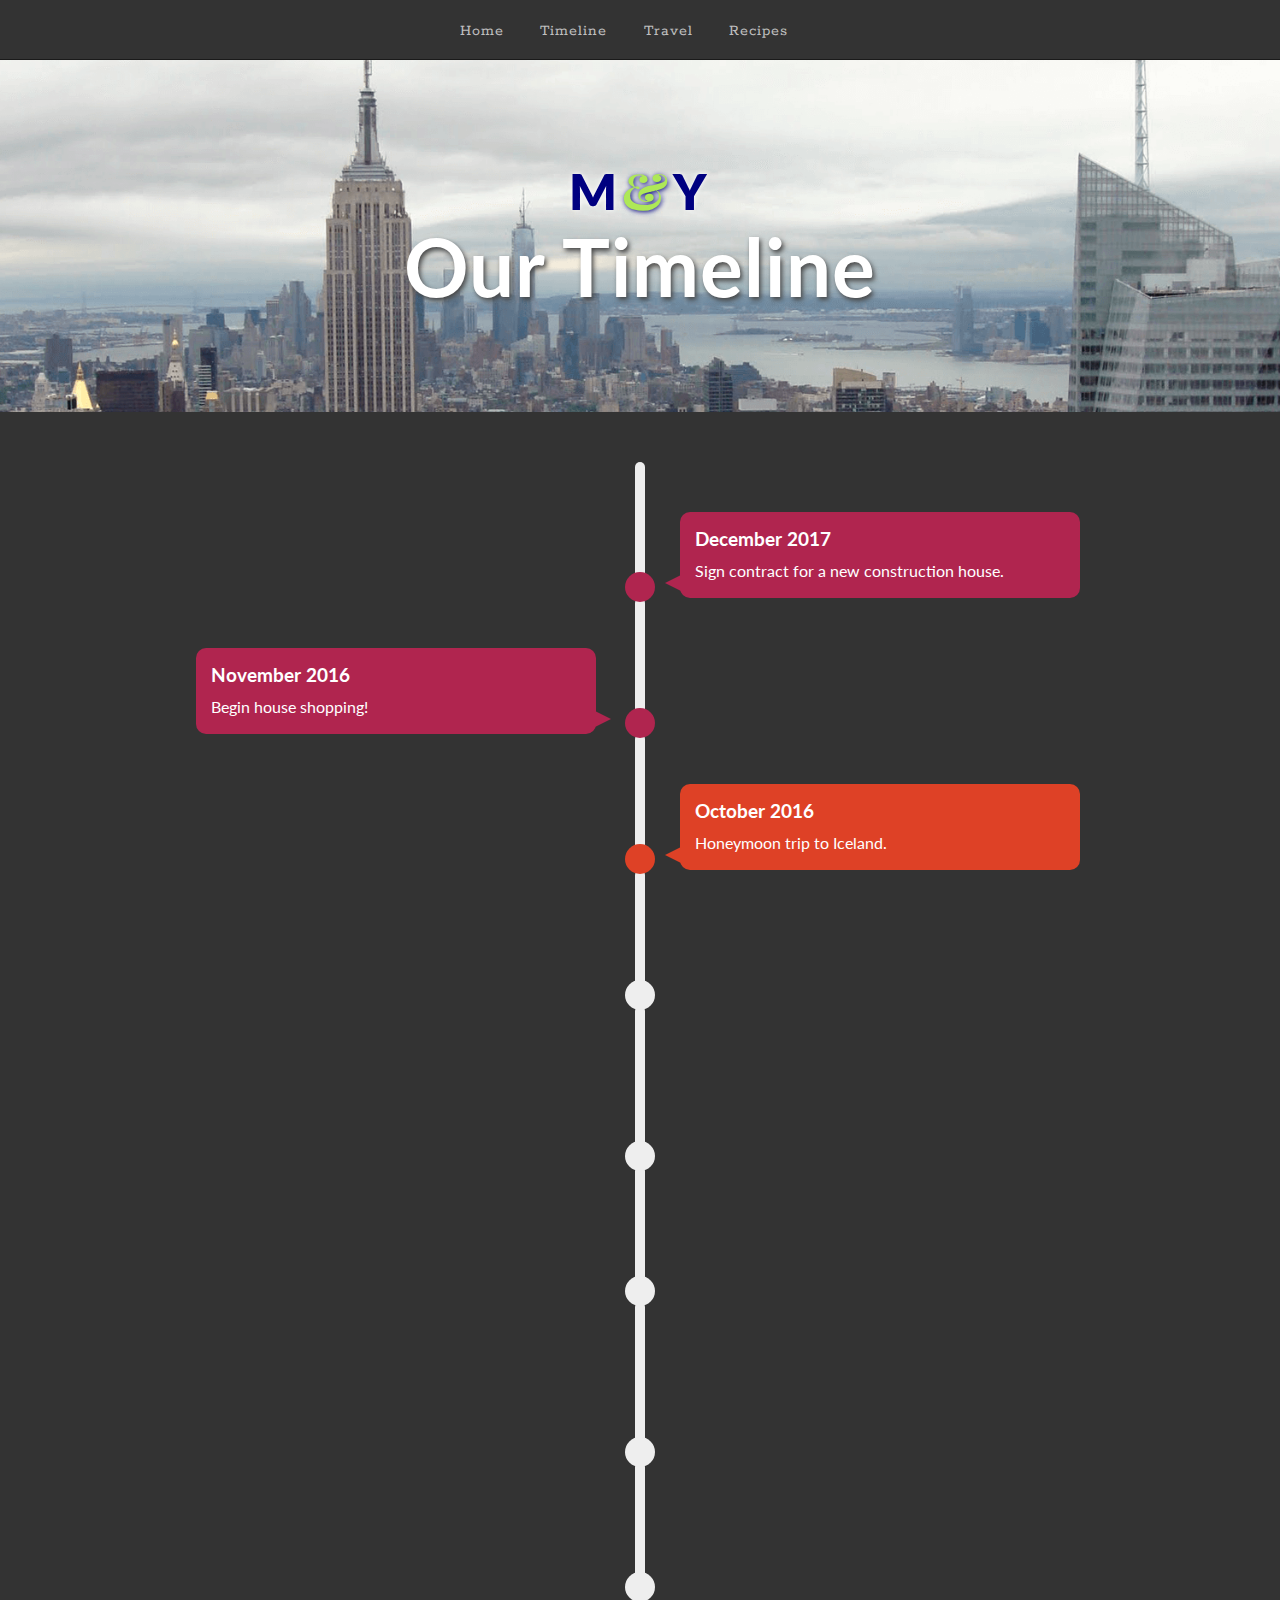
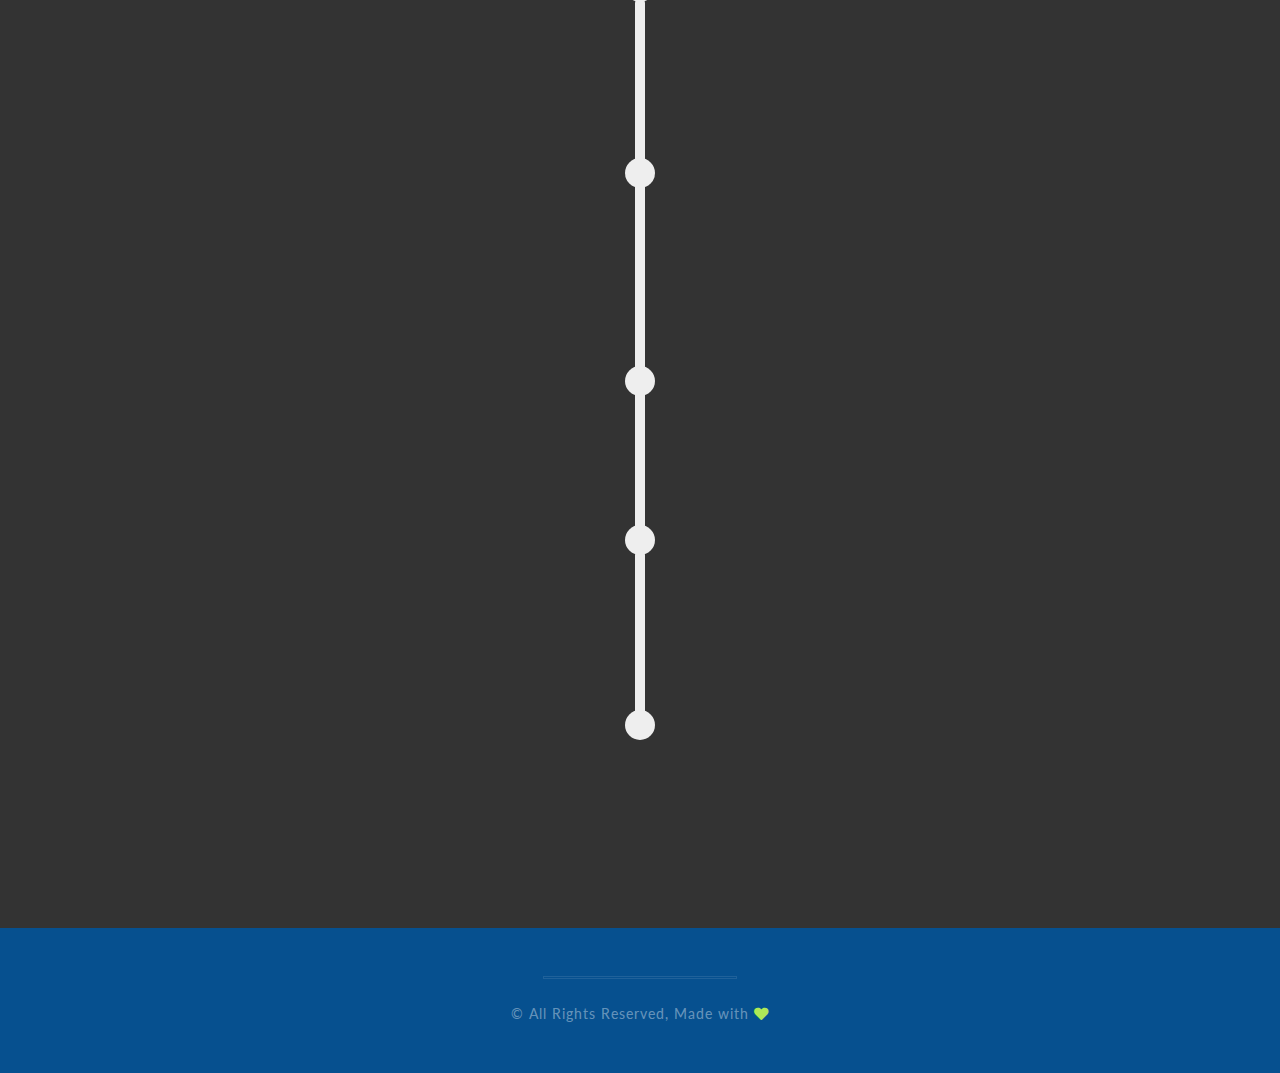
<file: timeline.html>
<!DOCTYPE html>
<!--[if lt IE 7]>      <html class="no-js lt-ie9 lt-ie8 lt-ie7"> <![endif]-->
<!--[if IE 7]>         <html class="no-js lt-ie9 lt-ie8"> <![endif]-->
<!--[if IE 8]>         <html class="no-js lt-ie9"> <![endif]-->
<!--[if gt IE 8]><!--> <html class="no-js"> <!--<![endif]-->
    <head>
        <meta charset="utf-8">
        <meta http-equiv="X-UA-Compatible" content="IE=edge">
        <title>Matt & Yana | Timeline</title>
        <meta name="description" content="">
        <meta name="viewport" content="width=device-width, initial-scale=1">

        <!-- Place favicon.ico and apple-touch-icon.png in the root directory -->

        <link href='https://fonts.googleapis.com/css?family=Lato:300,400,700' rel='stylesheet' type='text/css'>
        <link href='https://fonts.googleapis.com/css?family=Rokkitt' rel='stylesheet' type='text/css'>
        <link href='https://fonts.googleapis.com/css?family=Playfair+Display+SC:700,400' rel='stylesheet' type='text/css'>
        <link href="https://fonts.googleapis.com/css?family=Playfair+Display" rel="stylesheet">

        <link rel="stylesheet" href="css/normalize.css">
        <link rel="stylesheet" href="css/main.css">
        <link rel="stylesheet" href="css/style.css">

        <link rel="stylesheet" href="css/portfolio.css">
        <link rel="stylesheet" href="css/component.css">

        <link rel="stylesheet" href="css/timeline.css">

        <script src="js/vendor/modernizr-2.6.2.min.js"></script>
    </head>
    <body>
        <!--[if lt IE 7]>
            <p class="browsehappy">You are using an <strong>outdated</strong> browser. Please <a href="http://browsehappy.com/">upgrade your browser</a> to improve your experience.</p>
        <![endif]-->

        <!-- Add your site or application content here -->
        
        <!-- header -->
        <header class="navigation">
          <div class="menu-wrapper">
            <p class="navigation-menu-button" id="js-mobile-menu">MENU</p>
            <div class="nav">
              <ul id="navigation-menu">
                <li><a href="index.html">Home</a></li>
                <li><a href="timeline.html">Timeline</a></li>
                <li><a href="travel.html">Travel</a></li>
                <li><a href="recipes.html">Recipes</a></li>
              </ul>
            </div>
          </div>
        </header>

        <div class="my-spacer10"></div>

        <!-- slider -->
        <div class="hero">
            <div class="hero-inner" style="padding-bottom: 5em">
            <a href="" class="hero-logo">
            <a class="navbar-brand m-y" href="#">M<span class="ampersand">&</span>Y</a>
                <div class="hero-copy">
                    <h1>Our Timeline</h1>    
                </div>
            </div>
        </div>



<section class="timeline">
  <ul style="overflow: hidden;">
      <li>
      <div>
        <time>December 2017</time> Sign contract for a new construction house.
      </div>
    </li>

    <li>
      <div>
        <time>November 2016</time> Begin house shopping!
      </div>
    </li>
    <li class="dot-travel">
      <div class="travel">
        <time>October 2016</time> Honeymoon trip to Iceland.
      </div>
    </li>
    <li>
      <div>
        <time>October 8, 2016</time> Wedding Day.
      </div>
    </li>
      <li>
      <div>
         <time>August 2015</time> We get a 3rd cat (what's one more when a cute gray tabby needs a home, eh?)
      </div>
    </li>
    <li>
      <div>
         <time>January 15, 2015</time> Matt pops the Big Question! (Yana says "YES").
      </div>
    </li>
    <li class="dot-travel">
      <div class="travel">
        <time>July 2014</time> Our second international trip - to Costa Rica.  Yana got to pet a sloth (major life milestone).
      </div>
    </li>
        <li>
      <div>
        <time>March 2014</time> Move into a rental house.
      </div>
    </li>
    <li>
      <div>
        <time>March 2013</time> We move in together into an apartment that was way too small for our computers, workout stuff, and two cats.
      </div>
    </li>
        <li class="dot-travel">
      <div class="travel">
        <time>August 2011</time> Our first trip out of the country together, to Mexico.  We were both very worried we'd hate each other by the end of it, but instead we realized we are the best travel buddies!
      </div>
    </li>
    <li>
      <div>
        <time>May 11, 2011</time> The official first date!  We went to see the movie <em>Thor</em>.
      </div>
    </li>
    <li>
      <div>
        <time>2009</time> First time we met.  Yana messaged Matt on OkCupid.  That's not the actual start of the story, though, as it was not meant-to-be for a little while...
      </div>
    </li>
      <br><br> <br><br> <br><br>
  </ul>

</section>



        <!-- footer -->
        <footer class="footer">
          

          <hr>

          <p>&copy; All Rights Reserved, Made with <i class="fa fa-heart"></i></p>
        </footer>

        <script src="js/vendor/jquery-2.1.0.min.js"></script>
        <script src="js/vendor/jquery.backstretch.min.js"></script>
        <script src="js/snap.svg-min.js"></script>
        <script src="js/plugins.js"></script>
        <script src="js/main.js"></script>

        <script>
          $(function() {
            var menu = $('#navigation-menu');
            var menuToggle = $('#js-mobile-menu');

            $(menuToggle).on('click', function(e) {
              e.preventDefault();
              menu.slideToggle(function(){
                if(menu.is(':hidden')) {
                  menu.removeAttr('style');
                }
              });
            });
          });
        </script>

      <script>
      (function() {
  
        function init() {
          var speed = 330,
            easing = mina.backout;

          [].slice.call ( document.querySelectorAll( '#grid > a' ) ).forEach( function( el ) {
            var s = Snap( el.querySelector( 'svg' ) ), path = s.select( 'path' ),
              pathConfig = {
                from : path.attr( 'd' ),
                to : el.getAttribute( 'data-path-hover' )
              };

            el.addEventListener( 'mouseenter', function() {
              path.animate( { 'path' : pathConfig.to }, speed, easing );
            } );

            el.addEventListener( 'mouseleave', function() {
              path.animate( { 'path' : pathConfig.from }, speed, easing );
            } );
          } );
        }

        init();

      })();
    </script>
        <!-- Google Analytics: change UA-XXXXX-X to be your site's ID. -->
       <script>
       (function() {

          'use strict';

          // define variables
          var items = document.querySelectorAll(".timeline li");

          // check if an element is in viewport
          // http://stackoverflow.com/questions/123999/how-to-tell-if-a-dom-element-is-visible-in-the-current-viewport
          function isElementInViewport(el) {
            var rect = el.getBoundingClientRect();
                if (typeof jQuery === "function" && el instanceof jQuery) {
        el = el[0];
    }
            console.log($(window).width());
            return (
              rect.top >= 0 &&
              rect.left >= 0 &&
              rect.bottom <= ($(window).height()) &&
              rect.right <= ($(window).width())
            );
          }

          function callbackFunc() {
            for (var i = 0; i < items.length; i++) {
              if (isElementInViewport(items[i])) {
                items[i].classList.add("in-view");
              }
            }
          }

          // listen for events
          window.addEventListener("load", callbackFunc);
          window.addEventListener("resize", callbackFunc);
          window.addEventListener("scroll", callbackFunc);

        })();
</script>
    </body>
</html>
</file>
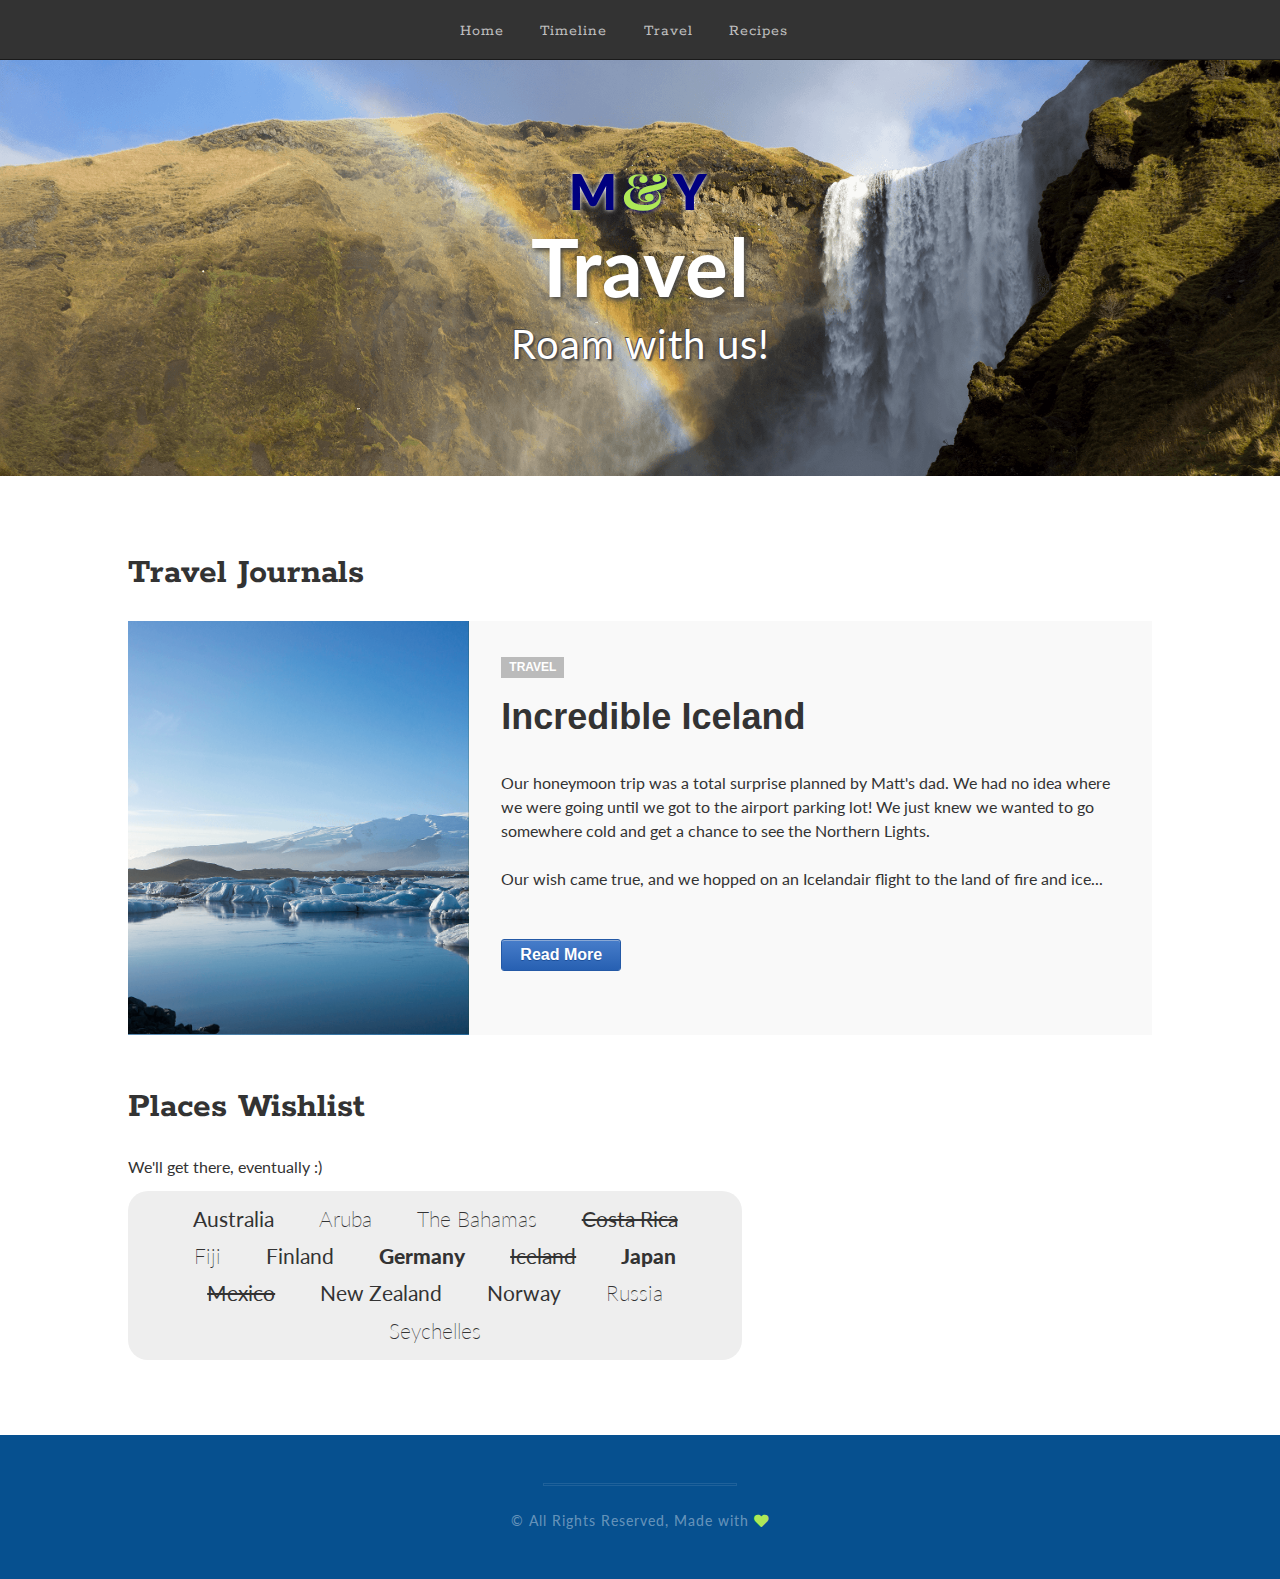
<file: travel.html>
<!DOCTYPE html>
<!--[if lt IE 7]>      <html class="no-js lt-ie9 lt-ie8 lt-ie7"> <![endif]-->
<!--[if IE 7]>         <html class="no-js lt-ie9 lt-ie8"> <![endif]-->
<!--[if IE 8]>         <html class="no-js lt-ie9"> <![endif]-->
<!--[if gt IE 8]><!--> <html class="no-js"> <!--<![endif]-->
    <head>
        <meta charset="utf-8">
        <meta http-equiv="X-UA-Compatible" content="IE=edge">
        <title>Matt & Yana | Travel</title>
        <meta name="description" content="">
        <meta name="viewport" content="width=device-width, initial-scale=1">

        <!-- Place favicon.ico and apple-touch-icon.png in the root directory -->

        <link href='https://fonts.googleapis.com/css?family=Lato:200,300,400,700,900' rel='stylesheet' type='text/css'>
        <link href='https://fonts.googleapis.com/css?family=Rokkitt' rel='stylesheet' type='text/css'>
        <link href='https://fonts.googleapis.com/css?family=Playfair+Display+SC:700,400' rel='stylesheet' type='text/css'>
        <link href="https://fonts.googleapis.com/css?family=Playfair+Display" rel="stylesheet">

        <link rel="stylesheet" href="css/normalize.css">
        <link rel="stylesheet" href="css/main.css">
        <link rel="stylesheet" href="css/style.css">

        <link rel="stylesheet" href="css/portfolio.css">
        <link rel="stylesheet" href="css/component.css">

        <script src="js/vendor/modernizr-2.6.2.min.js"></script>
    </head>
    <body>
        <!--[if lt IE 7]>
            <p class="browsehappy">You are using an <strong>outdated</strong> browser. Please <a href="http://browsehappy.com/">upgrade your browser</a> to improve your experience.</p>
        <![endif]-->

        <!-- Add your site or application content here -->
        
        <!-- header -->
        <header class="navigation">
          <div class="menu-wrapper">
            <p class="navigation-menu-button" id="js-mobile-menu">MENU</p>
            <div class="nav">
              <ul id="navigation-menu">
                <li><a href="index.html">Home</a></li>
                <li><a href="timeline.html">Timeline</a></li>
                <li><a href="travel.html">Travel</a></li>
                <li><a href="recipes.html">Recipes</a></li>
              </ul>
            </div>
          </div>
        </header>

        <div class="my-spacer10"></div>

        <!-- slider -->
        <div class="hero">
            <div class="hero-inner" style="padding-bottom: 0em">
            <a href="" class="hero-logo">
            <a class="navbar-brand m-y" href="#">M<span class="ampersand">&</span>Y</a>
                <div class="hero-copy">
                    <h1>Travel</h1>
                    <p>Roam with us!</p>    
                </div>
            </div>
        </div>

        <div class="my-spacer10"></div>
 <div class="my-spacer5"></div>


        <div class="my-limit">
        <div class="second-holder"><h1 class="my-title">Travel Journals</h1></div>
         <div class="my-spacer5"></div>
        <div class="side-image">
          <div class="images-wrapper"></div>
            <div class="side-image-content">
              <h4>travel</h4>
              <h1>Incredible Iceland</h1>
              <p>Our honeymoon trip was a total surprise planned by Matt's dad.  We had no idea where we were going until we got to the airport parking lot!  We just knew we wanted to go somewhere cold and get a chance to see the Northern Lights.<br><br>Our wish came true, and we hopped on an Icelandair flight to the land of fire and ice...</p>
              <a href="iceland.html"><button>Read More</button></a>
          </div>
      </div>


        <div class="my-spacer10"></div>
        <div class="second-holder"><h1 class="my-title">Places Wishlist</h1></div>
        <div class="my-spacer5"></div>
        <div class="travel-wl">
          <p>We'll get there, eventually :)</p>
          <div class="places">
            <ul>
              <li>Australia</li>
              <li class="later">Aruba</li>
              <li class="later">The Bahamas</li>
              <li class="done">Costa Rica</li>
              <li class="later">Fiji</li>
              <li>Finland</li>
              <li class="vip">Germany</li>
              <li class="done">Iceland</li>
              <li class="vip">Japan</li>
              <li class="done">Mexico</li>
              <li>New Zealand</li>
              <li>Norway</li>
              <li class="later">Russia</li>
              <li class="later">Seychelles</li>
            </ul>
          </div>
        </div>
        

        <div class="my-spacer5"></div>
        <div class="my-spacer10"></div>
        <!-- portfolio -->

      </div>




        <!-- footer -->
        <footer class="footer">
          

          <hr>

          <p>&copy; All Rights Reserved, Made with <i class="fa fa-heart"></i></p>
        </footer>

        <script src="js/vendor/jquery-2.1.0.min.js"></script>
        <script src="js/vendor/jquery.backstretch.min.js"></script>
        <script src="js/snap.svg-min.js"></script>
        <script src="js/plugins.js"></script>
        <script src="js/main.js"></script>
        <script src="coffee/main-travel.js"></script>

        <script>
          $(function() {
            var menu = $('#navigation-menu');
            var menuToggle = $('#js-mobile-menu');

            $(menuToggle).on('click', function(e) {
              e.preventDefault();
              menu.slideToggle(function(){
                if(menu.is(':hidden')) {
                  menu.removeAttr('style');
                }
              });
            });
          });
        </script>

      <script>
      (function() {
  
        function init() {
          var speed = 330,
            easing = mina.backout;

          [].slice.call ( document.querySelectorAll( '#grid > a' ) ).forEach( function( el ) {
            var s = Snap( el.querySelector( 'svg' ) ), path = s.select( 'path' ),
              pathConfig = {
                from : path.attr( 'd' ),
                to : el.getAttribute( 'data-path-hover' )
              };

            el.addEventListener( 'mouseenter', function() {
              path.animate( { 'path' : pathConfig.to }, speed, easing );
            } );

            el.addEventListener( 'mouseleave', function() {
              path.animate( { 'path' : pathConfig.from }, speed, easing );
            } );
          } );
        }

        init();

      })();
    </script>
        <!-- Google Analytics: change UA-XXXXX-X to be your site's ID. -->
       
    </body>
</html>
</file>
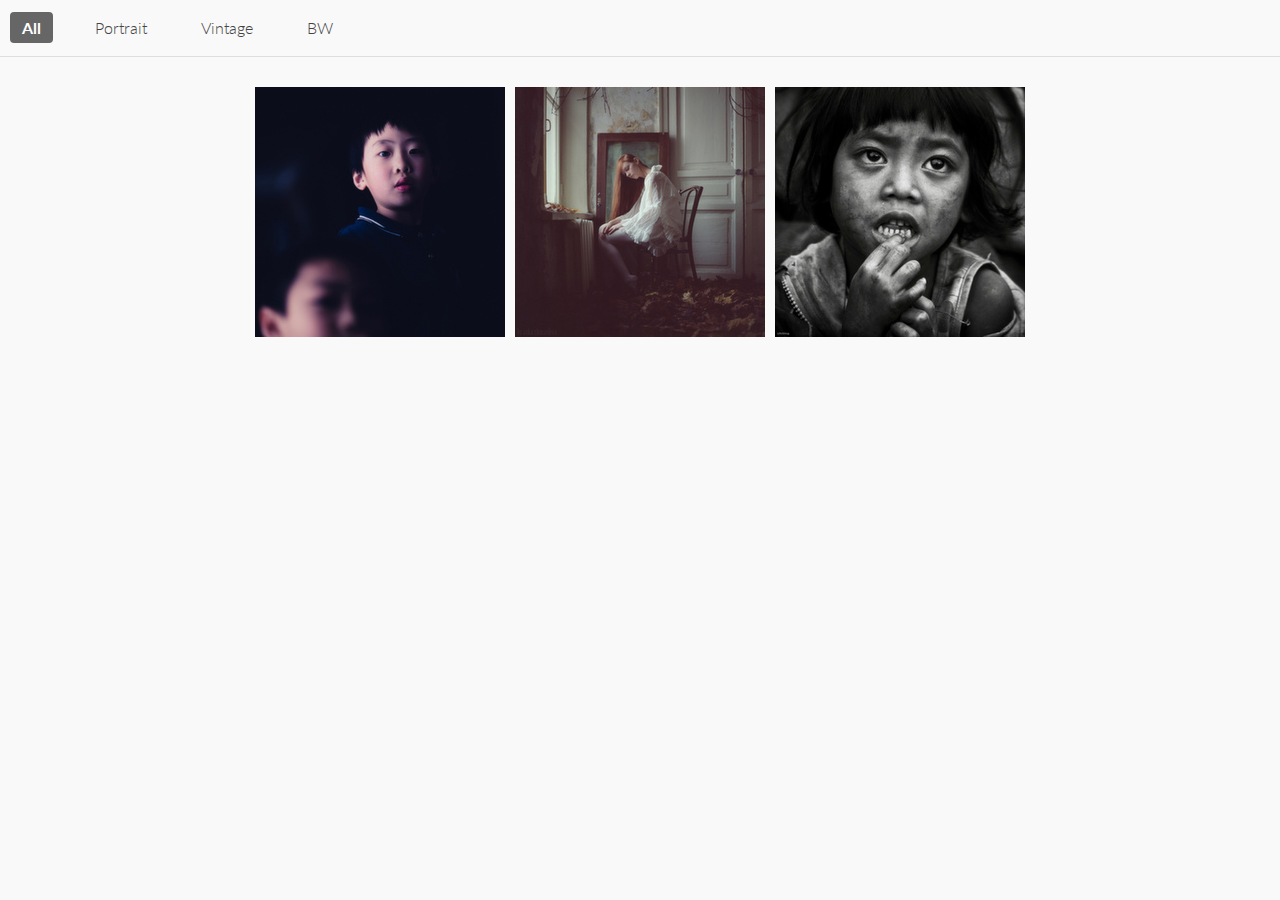
<file: e-grid/demo_htmlmarkup.html>
<!DOCTYPE html>
<html lang="en">
<head>
	<meta charset="UTF-8" />
	<meta http-equiv="X-UA-Compatible" content="IE=edge,chrome=1">
	<meta name="viewport" content="width=device-width, initial-scale=1.0">
	<title>Elastic Grid | JQuery Responsive Porfolio</title>
	<meta name="description" content="Elastic Grid | JQuery Responsive Porfolio" />
	<meta name="keywords" content="responsive grid, responsive gallery, porfolio, thumbnails, grid, preview, google image search, jquery, image grid, expanding, preview, portfolio" />
	<meta name="author" content="Vu Khanh Truong | porfolio.bonchen.net" />
	<link rel="shortcut icon" href="../favicon.ico">
    <link rel="stylesheet" type="text/css" href="css/demo.css" />
	<link rel="stylesheet" type="text/css" href="css/elastic_grid.min.css" />
</head>
<body style="background: #f9f9f9;">
<div id="elastic_grid_demo"></div>
<script src="https://ajax.googleapis.com/ajax/libs/jquery/1.9.1/jquery.min.js"></script>
<script src="js/modernizr.custom.js"></script>
<script src="js/classie.js"></script>
<script type="text/javascript" src="js/elastic_grid.min.js"></script>
<script type="text/javascript">
    $(function(){
        $("#elastic_grid_demo").elastic_grid({
            'showAllText' : 'All',
            'items' :
            [
                {
                    'title'         : 'Title #1',
                    'description'   : ' Description text here',
                    'thumbnail'     : ['images/small/1.jpg', 'images/small/2.jpg'],
                    'large'         : ['images/large/1.jpg', 'images/large/2.jpg'],
                    'button_list'   :
                    [
                        { 'title':'Demo', 'url' : 'http://bonchen.net/' },
                        { 'title':'Download', 'url':'http://porfolio.bonchen.net/'}
                    ],
                    'tags'          : ['Portrait']
                },
                {
                    'title'         : 'Title #2',
                    'description'   : 'Description text here',
                    'thumbnail'     : ['images/small/4.jpg', 'images/small/5.jpg'],
                    'large'         : ['images/large/4.jpg', 'images/large/5.jpg'],
                    'button_list'   :
                    [
                        { 'title':'Demo', 'url' : 'http://bonchen.net/' },
                        { 'title':'Download', 'url':'http://porfolio.bonchen.net/'}
                    ],
                    'tags'          : ['Vintage']
                },                {
                    'title'         : 'Title #3',
                    'description'   : 'Description text here',
                    'thumbnail'     : ['images/small/15.jpg', 'images/small/2.jpg'],
                    'large'         : ['images/large/15.jpg', 'images/large/2.jpg'],
                    'button_list'   :
                    [
                        { 'title':'Demo', 'url' : 'http://bonchen.net/' },
                        { 'title':'Download', 'url':'http://porfolio.bonchen.net/'}
                    ],
                    'tags'          : ['BW']
                }

            ]
        });
    });
</script>
</body>
</html>
</file>
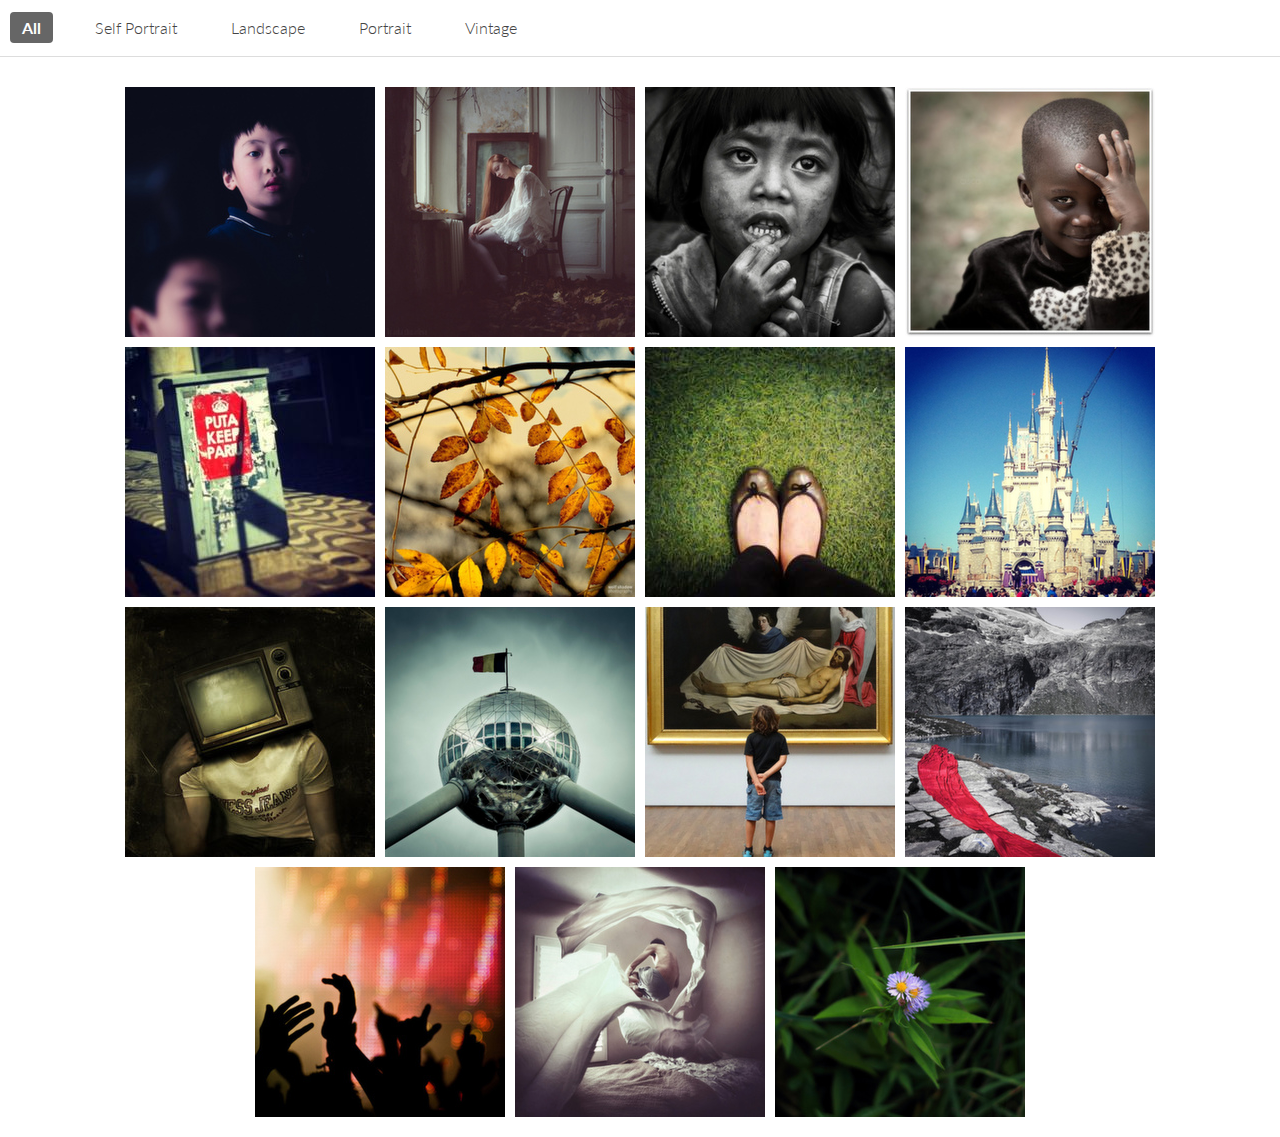
<file: e-grid/demo_responsive.html>
<!DOCTYPE html>
<html lang="en">
<head>
	<meta charset="UTF-8" />
	<meta http-equiv="X-UA-Compatible" content="IE=edge,chrome=1">
	<meta name="viewport" content="width=device-width, initial-scale=1.0">
	<title>Elastic Grid | JQuery Responsive Porfolio</title>
	<meta name="description" content="Elastic Grid | JQuery Responsive Porfolio" />
	<meta name="keywords" content="responsive grid, responsive gallery, porfolio, thumbnails, grid, preview, google image search, jquery, image grid, expanding, preview, portfolio" />
	<meta name="author" content="Vu Khanh Truong | porfolio.bonchen.net" />
	<link rel="shortcut icon" href="../favicon.ico">
    <link rel="stylesheet" type="text/css" href="css/demo.css" />
	<link rel="stylesheet" type="text/css" href="css/elastic_grid.min.css" />
</head>
<body style="background:#fff;">
<div id="elastic_grid_demo"></div>

<script src="https://ajax.googleapis.com/ajax/libs/jquery/1.9.1/jquery.min.js"></script>
<script src="js/modernizr.custom.js"></script>
<script src="js/classie.js"></script>
<!--- uncompress-->
<!-- <script type="text/javascript" src="js/jquery.elastislide.js"></script>
<script type="text/javascript" src="js/jquery.hoverdir.js"></script>
<script type="text/javascript" src="js/elastic_grid.js"></script> -->

<!-- compress version-->
<script type="text/javascript" src="js/elastic_grid.min.js"></script>

<script type="text/javascript">

    $(function(){
        console.log("HOVERDIR");
        $("#elastic_grid_demo").elastic_grid({
            'showAllText' : 'All',
            'filterEffect': 'popup', // moveup, scaleup, fallperspective, fly, flip, helix , popup
            'hoverDirection': true,
            'hoverDelay': 0,
            'hoverInverse': false,
            'expandingSpeed': 500,
            'expandingHeight': 500,
            'items' :
            [
                {
                    'title'         : 'Azuki bean',
                    'description'   : 'Swiss chard pumpkin bunya nuts maize plantain aubergine napa cabbage soko coriander sweet pepper water spinach winter purslane shallot tigernut lentil beetroot.Swiss chard pumpkin bunya nuts maize plantain aubergine napa cabbage.',
                    'thumbnail'     : ['images/small/1.jpg', 'images/small/2.jpg', 'images/small/3.jpg', 'images/small/10.jpg', 'images/small/11.jpg'],
                    'large'         : ['images/large/1.jpg', 'images/large/2.jpg', 'images/large/3.jpg', 'images/large/10.jpg', 'images/large/11.jpg'],
                    'button_list'   :
                    [
                        { 'title':'Demo', 'url' : 'http://porfolio.bonchen.net/', 'new_window' : true },
                        { 'title':'Download', 'url':'http://porfolio.bonchen.net/', 'new_window' : false}
                    ],
                    'tags'          : ['Self Portrait']
                },
                {
                    'title'         : 'Swiss chard pumpkin',
                    'description'   : 'Swiss chard pumpkin bunya nuts maize plantain aubergine napa cabbage soko coriander sweet pepper water spinach winter purslane shallot tigernut lentil beetroot.Swiss chard pumpkin bunya nuts maize plantain aubergine napa cabbage.',
                    'thumbnail'     : ['images/small/4.jpg', 'images/small/5.jpg', 'images/small/6.jpg', 'images/small/7.jpg'],
                    'large'         : ['images/large/4.jpg', 'images/large/5.jpg', 'images/large/6.jpg', 'images/large/7.jpg'],
                    'button_list'   :
                    [
                        { 'title':'Demo', 'url' : 'http://porfolio.bonchen.net/', 'new_window' : true },
                        { 'title':'Download', 'url':'http://porfolio.bonchen.net/', 'new_window' : true}
                    ],
                    'tags'          : ['Landscape']
                },
                {
                    'title'         : 'Spinach winter purslane',
                    'description'   : 'Swiss chard pumpkin bunya nuts maize plantain aubergine napa cabbage soko coriander sweet pepper water spinach winter purslane shallot tigernut lentil beetroot.Swiss chard pumpkin bunya nuts maize plantain aubergine napa cabbage.',
                    'thumbnail'     : ['images/small/15.jpg','images/small/8.jpg', 'images/small/9.jpg', 'images/small/10.jpg'],
                    'large'         : ['images/large/15.jpg','images/large/8.jpg', 'images/large/9.jpg', 'images/large/10.jpg'],
                    'button_list'   :
                    [
                        { 'title':'Demo', 'url' : 'http://porfolio.bonchen.net/', 'new_window' : true },
                        { 'title':'Download', 'url':'http://porfolio.bonchen.net/', 'new_window' : true}
                    ],
                    'tags'          : ['Self Portrait', 'Landscape']
                },
                {
                    'title'         : 'Aubergine napa cabbage',
                    'description'   : 'Swiss chard pumpkin bunya nuts maize plantain aubergine napa cabbage soko coriander sweet pepper water spinach winter purslane shallot tigernut lentil beetroot.Swiss chard pumpkin bunya nuts maize plantain aubergine napa cabbage.',
                    'thumbnail'     : ['images/small/12.jpg', 'images/small/13.jpg', 'images/small/14.jpg', 'images/small/15.jpg', 'images/small/16.jpg'],
                    'large'         : ['images/large/12.jpg', 'images/large/13.jpg', 'images/large/14.jpg', 'images/large/15.jpg', 'images/large/16.jpg'],
                    'button_list'   :
                    [
                        { 'title':'Demo', 'url' : 'http://porfolio.bonchen.net/', 'new_window' : true },
                        { 'title':'Download', 'url':'http://porfolio.bonchen.net/', 'new_window' : true}
                    ],
                    'tags'          : ['Portrait']
                },
                {
                    'title'         : 'Swiss chard pumpkin',
                    'description'   : 'Swiss chard pumpkin bunya nuts maize plantain aubergine napa cabbage soko coriander sweet pepper water spinach winter purslane shallot tigernut lentil beetroot.Swiss chard pumpkin bunya nuts maize plantain aubergine napa cabbage.',
                    'thumbnail'     : ['images/small/17.jpg', 'images/small/18.jpg', 'images/small/19.jpg', 'images/small/20.jpg'],
                    'large'         : ['images/large/17.jpg', 'images/large/18.jpg', 'images/large/19.jpg', 'images/large/20.jpg'],
                    'button_list'   :
                    [
                        { 'title':'Demo', 'url' : 'http://porfolio.bonchen.net/', 'new_window' : true },
                        { 'title':'Download', 'url':'http://porfolio.bonchen.net/', 'new_window' : true}
                    ],
                    'tags'          : ['Landscape']
                },
                {
                    'title'         : 'Spinach winter purslane',
                    'description'   : 'Swiss chard pumpkin bunya nuts maize plantain aubergine napa cabbage soko coriander sweet pepper water spinach winter purslane shallot tigernut lentil beetroot.Swiss chard pumpkin bunya nuts maize plantain aubergine napa cabbage.',
                    'thumbnail'     : ['images/small/13.jpg','images/small/15.jpg', 'images/small/11.jpg', 'images/small/10.jpg'],
                    'large'         : ['images/large/13.jpg','images/large/15.jpg', 'images/large/11.jpg', 'images/large/10.jpg'],
                    'button_list'   :
                    [
                        { 'title':'Demo', 'url' : 'http://porfolio.bonchen.net/', 'new_window' : true },
                        { 'title':'Download', 'url':'http://porfolio.bonchen.net/', 'new_window' : true}
                    ],
                    'tags'          : ['Vintage']
                },
                {
                    'title'         : 'Spinach winter purslane',
                    'description'   : 'Swiss chard pumpkin bunya nuts maize plantain aubergine napa cabbage soko coriander sweet pepper water spinach winter purslane shallot tigernut lentil beetroot.Swiss chard pumpkin bunya nuts maize plantain aubergine napa cabbage.',
                    'thumbnail'     : ['images/small/7.jpg','images/small/8.jpg', 'images/small/9.jpg', 'images/small/10.jpg'],
                    'large'         : ['images/large/7.jpg','images/large/8.jpg', 'images/large/9.jpg', 'images/large/10.jpg'],
                    'button_list'   :
                    [
                        { 'title':'Demo', 'url' : 'http://porfolio.bonchen.net/', 'new_window' : true },
                        { 'title':'Download', 'url':'http://porfolio.bonchen.net/', 'new_window' : true}
                    ],
                    'tags'          : ['Portrait']
                },
                {
                    'title'         : 'Azuki bean',
                    'description'   : 'Swiss chard pumpkin bunya nuts maize plantain aubergine napa cabbage soko coriander sweet pepper water spinach winter purslane shallot tigernut lentil beetroot.Swiss chard pumpkin bunya nuts maize plantain aubergine napa cabbage.',
                    'thumbnail'     : ['images/small/16.jpg', 'images/small/13.jpg', 'images/small/14.jpg', 'images/small/15.jpg', 'images/small/16.jpg'],
                    'large'         : ['images/large/16.jpg', 'images/large/13.jpg', 'images/large/14.jpg', 'images/large/15.jpg', 'images/large/16.jpg'],
                    'button_list'   :
                    [
                        { 'title':'Demo', 'url' : 'http://porfolio.bonchen.net/', 'new_window' : true },
                        { 'title':'Download', 'url':'http://porfolio.bonchen.net/', 'new_window' : true}
                    ],
                    'tags'          : ['Vintage']
                },
                {
                    'title'         : 'Swiss chard pumpkin',
                    'description'   : 'Swiss chard pumpkin bunya nuts maize plantain aubergine napa cabbage soko coriander sweet pepper water spinach winter purslane shallot tigernut lentil beetroot.Swiss chard pumpkin bunya nuts maize plantain aubergine napa cabbage.',
                    'thumbnail'     : ['images/small/18.jpg', 'images/small/18.jpg', 'images/small/19.jpg', 'images/small/20.jpg'],
                    'large'         : ['images/large/18.jpg', 'images/large/18.jpg', 'images/large/19.jpg', 'images/large/20.jpg'],
                    'button_list'   :
                    [
                        { 'title':'Demo', 'url' : 'http://porfolio.bonchen.net/', 'new_window' : true },
                        { 'title':'Download', 'url':'http://porfolio.bonchen.net/', 'new_window' : true}
                    ],
                    'tags'          : ['Landscape']
                },
                {
                    'title'         : 'Winter purslane',
                    'description'   : 'Swiss chard pumpkin bunya nuts maize plantain aubergine napa cabbage soko coriander sweet pepper water spinach winter purslane shallot tigernut lentil beetroot.Swiss chard pumpkin bunya nuts maize plantain aubergine napa cabbage.',
                    'thumbnail'     : ['images/small/11.jpg','images/small/15.jpg', 'images/small/11.jpg', 'images/small/10.jpg'],
                    'large'         : ['images/large/11.jpg','images/large/15.jpg', 'images/large/11.jpg', 'images/large/10.jpg'],
                    'button_list'   :
                    [
                        { 'title':'Demo', 'url' : 'http://porfolio.bonchen.net/', 'new_window' : true },
                        { 'title':'Download', 'url':'http://porfolio.bonchen.net/', 'new_window' : true}
                    ],
                    'tags'          : ['Portrait']
                },
                {
                    'title'         : 'Spinach winter purslane',
                    'description'   : 'Swiss chard pumpkin bunya nuts maize plantain aubergine napa cabbage soko coriander sweet pepper water spinach winter purslane shallot tigernut lentil beetroot.Swiss chard pumpkin bunya nuts maize plantain aubergine napa cabbage.',
                    'thumbnail'     : ['images/small/3.jpg','images/small/15.jpg', 'images/small/11.jpg', 'images/small/10.jpg'],
                    'large'         : ['images/large/3.jpg','images/large/15.jpg', 'images/large/11.jpg', 'images/large/10.jpg'],
                    'button_list'   :
                    [
                        { 'title':'Demo', 'url' : 'http://porfolio.bonchen.net/', 'new_window' : true },
                        { 'title':'Download', 'url':'http://porfolio.bonchen.net/', 'new_window' : true}
                    ],
                    'tags'          : ['Vintage']
                },
                {
                    'title'         : 'Spinach winter purslane',
                    'description'   : 'Swiss chard pumpkin bunya nuts maize plantain aubergine napa cabbage soko coriander sweet pepper water spinach winter purslane shallot tigernut lentil beetroot.Swiss chard pumpkin bunya nuts maize plantain aubergine napa cabbage.',
                    'thumbnail'     : ['images/small/5.jpg','images/small/8.jpg', 'images/small/9.jpg', 'images/small/10.jpg'],
                    'large'         : ['images/large/5.jpg','images/large/8.jpg', 'images/large/9.jpg', 'images/large/10.jpg'],
                    'button_list'   :
                    [
                        { 'title':'Demo', 'url' : 'http://porfolio.bonchen.net/', 'new_window' : true },
                        { 'title':'Download', 'url':'http://porfolio.bonchen.net/', 'new_window' : true}
                    ],
                    'tags'          : ['Portrait', 'Landscape']
                },
                {
                    'title'         : 'Azuki bean',
                    'description'   : 'Swiss chard pumpkin bunya nuts maize plantain aubergine napa cabbage soko coriander sweet pepper water spinach winter purslane shallot tigernut lentil beetroot.Swiss chard pumpkin bunya nuts maize plantain aubergine napa cabbage.',
                    'thumbnail'     : ['images/small/6.jpg', 'images/small/13.jpg', 'images/small/14.jpg', 'images/small/15.jpg', 'images/small/16.jpg'],
                    'large'         : ['images/large/6.jpg', 'images/large/13.jpg', 'images/large/14.jpg', 'images/large/15.jpg', 'images/large/16.jpg'],
                    'button_list'   :
                    [
                        { 'title':'Demo', 'url' : 'http://porfolio.bonchen.net/', 'new_window' : true },
                        { 'title':'Download', 'url':'http://porfolio.bonchen.net/', 'new_window' : true}
                    ],
                    'tags'          : ['Vintage']
                },
                {
                    'title'         : 'Swiss chard pumpkin',
                    'description'   : 'Swiss chard pumpkin bunya nuts maize plantain aubergine napa cabbage soko coriander sweet pepper water spinach winter purslane shallot tigernut lentil beetroot.Swiss chard pumpkin bunya nuts maize plantain aubergine napa cabbage.',
                    'thumbnail'     : ['images/small/8.jpg', 'images/small/18.jpg', 'images/small/19.jpg', 'images/small/20.jpg'],
                    'large'         : ['images/large/8.jpg', 'images/large/18.jpg', 'images/large/19.jpg', 'images/large/20.jpg'],
                    'button_list'   :
                    [
                        { 'title':'Demo', 'url' : 'http://porfolio.bonchen.net/', 'new_window' : true },
                        { 'title':'Download', 'url':'http://porfolio.bonchen.net/', 'new_window' : true}
                    ],
                    'tags'          : ['Landscape']
                },
                {
                    'title'         : 'Spinach winter purslane',
                    'description'   : 'Swiss chard pumpkin bunya nuts maize plantain aubergine napa cabbage soko coriander sweet pepper water spinach winter purslane shallot tigernut lentil beetroot.Swiss chard pumpkin bunya nuts maize plantain aubergine napa cabbage.',
                    'thumbnail'     : ['images/small/9.jpg','images/small/15.jpg', 'images/small/11.jpg', 'images/small/10.jpg'],
                    'large'         : ['images/large/9.jpg','images/large/15.jpg', 'images/large/11.jpg', 'images/large/10.jpg'],
                    'button_list'   :
                    [
                        { 'title':'Demo', 'url' : 'http://porfolio.bonchen.net/', 'new_window' : true },
                        { 'title':'Download', 'url':'http://porfolio.bonchen.net/', 'new_window' : true}
                    ],
                    'tags'          : ['Vintage', 'Landscape']
                }

            ]
        });
    });
</script>
</body>
</html>
</file>
<file: e-grid/documentation/assets/js/google-code-prettify/prettify.css>
.com { color: #93a1a1; }
.lit { color: #195f91; }
.pun, .opn, .clo { color: #93a1a1; }
.fun { color: #dc322f; }
.str, .atv { color: #D14; }
.kwd, .linenums .tag { color: #1e347b; }
.typ, .atn, .dec, .var { color: teal; }
.pln { color: #48484c; }

.prettyprint {
  padding: 8px;
  background-color: #f7f7f9;
  border: 1px solid #e1e1e8;
}
.prettyprint.linenums {
  -webkit-box-shadow: inset 40px 0 0 #fbfbfc, inset 41px 0 0 #ececf0;
     -moz-box-shadow: inset 40px 0 0 #fbfbfc, inset 41px 0 0 #ececf0;
          box-shadow: inset 40px 0 0 #fbfbfc, inset 41px 0 0 #ececf0;
}

/* Specify class=linenums on a pre to get line numbering */
ol.linenums {
  margin: 0 0 0 33px; /* IE indents via margin-left */
} 
ol.linenums li {
  padding-left: 12px;
  color: #bebec5;
  line-height: 18px;
  text-shadow: 0 1px 0 #fff;
}
</file>
<file: e-grid/documentation/assets/css/documenter_style.css>
/*!
 * Documenter 2.0
 * http://rxa.li/documenter
 *
 * Copyright 2013, Xaver Birsak
 * http://revaxarts.com
 *
 */
html, body{max-width:100%;}
body{ padding-bottom: 40px;}

#documenter_content{
	padding-top: 200px;
}
#documenter-cover{
	min-height: 600px;
}

.masthead h1{
	margin-top: 48px;
}

section h3,
section h4,
section h5,
section h6 {
	padding: 0;
	clear: both;
	line-height: 1.2em;
	margin-top: 2em;
}
section h3{ font-size:2em;}
section h4{ font-size:1.5em;}
section h5{ font-size:1.3em;}
section h6{ font-size:1.1em;}

hr.notop{
	margin-top:3px;
}
	
footer{
	padding-bottom:500px;
}
.container{
	padding-bottom:3px;
	position: relative;
}
.navbar a.brand{
	display:inline-block;
	width:200px;
	background-position:center left;
	background-repeat:no-repeat;
	background-size: contain;
	text-indent:-9999px;
	margin:0;
	padding:0;
	top: 0;
	bottom: 0;
	position: absolute;
}

.page-header{
	border:0;
}
.navbar .nav {
	margin: 10px 10px 0 200px;
	float: none;
}
.navbar .nav li a{
	border-radius:3px;
	display:block;
	white-space:nowrap;
	padding:6px 11px 7px;
	max-width:100px;
	overflow:hidden;
	text-overflow:ellipsis;
	text-decoration:none;
	margin-left: 3px;
	margin-bottom: 3px;
}
.navbar .nav li ul{
	border-radius:5px;
	display:none;
	position:absolute;
	list-style-type:none;
	min-width:100px;
	padding:3px;
	box-shadow:0 0 3px rgba(0,0,0,0.3);

}
.navbar .nav > li:hover ul{
	display:block;
}

.marketing-byline {
	list-style:none;
	margin-left: 0;
	margin-bottom: 24px;
}
.marketing-byline li{
	display:inline;
	padding:0 2px;
}
.download-info{
	clear:both;
}
section{
	margin-top:300px;
}
img{
	height:auto !important;
}
iframe{
	max-width:100% !important;
}

@media (max-width: 979px) {
	#documenter_content{
		padding-top: 0px;
	}
	.navbar .nav {
		margin: 10px 10px 0 0;
	}
	.navbar .nav > li > a{
		padding:6px 11px 7px;
		max-width:100%;
		overflow:hidden;
		text-overflow:ellipsis;
	}
	.navbar .nav li ul{
		display:none;
		box-shadow:none;
		position:static;
	}
	.navbar .nav li:hover ul{
		display:block;
	}
	.navbar .nav li ul li{
		display:block;
	}
	.navbar .nav li a{
		max-width:100%;
	}

	section{
		margin-top:80px;
	}
}
@media (max-width: 480px) {
	section{
		margin-top:30px;
	}
}
</file>
<file: css/main.css>
/*! HTML5 Boilerplate v4.3.0 | MIT License | http://h5bp.com/ */

/*
 * What follows is the result of much research on cross-browser styling.
 * Credit left inline and big thanks to Nicolas Gallagher, Jonathan Neal,
 * Kroc Camen, and the H5BP dev community and team.
 */

/* ==========================================================================
   Base styles: opinionated defaults
   ========================================================================== */

html,
button,
input,
select,
textarea {
    color: #222;
}

html {
    font-size: 1em;
    line-height: 1.4;
}

/*
 * Remove text-shadow in selection highlight: h5bp.com/i
 * These selection rule sets have to be separate.
 * Customize the background color to match your design.
 */

::-moz-selection {
    background: #b3d4fc;
    text-shadow: none;
}

::selection {
    background: #b3d4fc;
    text-shadow: none;
}

/*
 * A better looking default horizontal rule
 */

hr {
    display: block;
    height: 1px;
    border: 0;
    border-top: 1px solid #ccc;
    margin: 1em 0;
    padding: 0;
}

/*
 * Remove the gap between images, videos, audio and canvas and the bottom of
 * their containers: h5bp.com/i/440
 */

audio,
canvas,
img,
video {
    vertical-align: middle;
}

/*
 * Remove default fieldset styles.
 */

fieldset {
    border: 0;
    margin: 0;
    padding: 0;
}

/*
 * Allow only vertical resizing of textareas.
 */

textarea {
    resize: vertical;
}

/* ==========================================================================
   Browse Happy prompt
   ========================================================================== */

.browsehappy {
    margin: 0.2em 0;
    background: #ccc;
    color: #000;
    padding: 0.2em 0;
}

/* ==========================================================================
   Author's custom styles
   ========================================================================== */

















/* ==========================================================================
   Helper classes
   ========================================================================== */

/*
 * Image replacement
 */

.ir {
    background-color: transparent;
    border: 0;
    overflow: hidden;
    /* IE 6/7 fallback */
    *text-indent: -9999px;
}

.ir:before {
    content: "";
    display: block;
    width: 0;
    height: 150%;
}

/*
 * Hide from both screenreaders and browsers: h5bp.com/u
 */

.hidden {
    display: none !important;
    visibility: hidden;
}

/*
 * Hide only visually, but have it available for screenreaders: h5bp.com/v
 */

.visuallyhidden {
    border: 0;
    clip: rect(0 0 0 0);
    height: 1px;
    margin: -1px;
    overflow: hidden;
    padding: 0;
    position: absolute;
    width: 1px;
}

/*
 * Extends the .visuallyhidden class to allow the element to be focusable
 * when navigated to via the keyboard: h5bp.com/p
 */

.visuallyhidden.focusable:active,
.visuallyhidden.focusable:focus {
    clip: auto;
    height: auto;
    margin: 0;
    overflow: visible;
    position: static;
    width: auto;
}

/*
 * Hide visually and from screenreaders, but maintain layout
 */

.invisible {
    visibility: hidden;
}

/*
 * Clearfix: contain floats
 *
 * For modern browsers
 * 1. The space content is one way to avoid an Opera bug when the
 *    `contenteditable` attribute is included anywhere else in the document.
 *    Otherwise it causes space to appear at the top and bottom of elements
 *    that receive the `clearfix` class.
 * 2. The use of `table` rather than `block` is only necessary if using
 *    `:before` to contain the top-margins of child elements.
 */

.clearfix:before,
.clearfix:after {
    content: " "; /* 1 */
    display: table; /* 2 */
}

.clearfix:after {
    clear: both;
}

/*
 * For IE 6/7 only
 * Include this rule to trigger hasLayout and contain floats.
 */

.clearfix {
    *zoom: 1;
}

/* ==========================================================================
   EXAMPLE Media Queries for Responsive Design.
   These examples override the primary ('mobile first') styles.
   Modify as content requires.
   ========================================================================== */

@media only screen and (min-width: 35em) {
    /* Style adjustments for viewports that meet the condition */
}

@media print,
       (-o-min-device-pixel-ratio: 5/4),
       (-webkit-min-device-pixel-ratio: 1.25),
       (min-resolution: 120dpi) {
    /* Style adjustments for high resolution devices */
}

/* ==========================================================================
   Print styles.
   Inlined to avoid required HTTP connection: h5bp.com/r
   ========================================================================== */

@media print {
    * {
        background: transparent !important;
        color: #000 !important; /* Black prints faster: h5bp.com/s */
        box-shadow: none !important;
        text-shadow: none !important;
    }

    a,
    a:visited {
        text-decoration: underline;
    }

    a[href]:after {
        content: " (" attr(href) ")";
    }

    abbr[title]:after {
        content: " (" attr(title) ")";
    }

    /*
     * Don't show links for images, or javascript/internal links
     */

    .ir a:after,
    a[href^="javascript:"]:after,
    a[href^="#"]:after {
        content: "";
    }

    pre,
    blockquote {
        border: 1px solid #999;
        page-break-inside: avoid;
    }

    thead {
        display: table-header-group; /* h5bp.com/t */
    }

    tr,
    img {
        page-break-inside: avoid;
    }

    img {
        max-width: 100% !important;
    }

    @page {
        margin: 0.5cm;
    }

    p,
    h2,
    h3 {
        orphans: 3;
        widows: 3;
    }

    h2,
    h3 {
        page-break-after: avoid;
    }
}
</file>
<file: css/style.css>
@charset "UTF-8";
* {
  -webkit-box-sizing: border-box;
  -moz-box-sizing: border-box;
  box-sizing: border-box; }

button,
input[type="submit"] {
  border: 1px solid #2459a6;
  border-radius: 3px;
  box-shadow: inset 0 1px 0 0 #89a8d5;
  color: white;
  display: inline-block;
  font-size: inherit;
  font-weight: bold;
  background-color: #477DCA;
  background-image: -webkit-linear-gradient(#477DCA, #2760b2);
  background-image: linear-gradient(#477DCA, #2760b2);
  padding: 7px 18px;
  text-decoration: none;
  text-shadow: 0 1px 0 #1b4f9a;
  background-clip: padding-box;
  -webkit-font-smoothing: antialiased;
  font-size: 1em;
  font-weight: bold;
  line-height: 1em; }
  button:hover:not(:disabled),
  input[type="submit"]:hover:not(:disabled) {
    box-shadow: inset 0 1px 0 0 #628cc8;
    cursor: pointer;
    background-color: #3c71bb;
    background-image: -webkit-linear-gradient(#3c71bb, #255aa5);
    background-image: linear-gradient(#3c71bb, #255aa5); }
  button:active:not(:disabled),
  input[type="submit"]:active:not(:disabled), button:focus:not(:disabled),
  input[type="submit"]:focus:not(:disabled) {
    border: 1px solid #2459a6;
    box-shadow: inset 0 0 8px 4px #235397, inset 0 0 8px 4px #235397; }
  button:disabled,
  input[type="submit"]:disabled {
    opacity: 0.5;
    cursor: not-allowed; }

body {
  color: #333;
  font-family: "Helvetica Neue", Helvetica, Roboto, Arial, sans-serif;
  font-size: 1em;
  -webkit-font-smoothing: antialiased;
  line-height: 1.5em; }

h1, h2, h3, h4, h5, h6 {
  font-family: "Helvetica Neue", Helvetica, Roboto, Arial, sans-serif;
  line-height: 1.25em;
  margin: 0;
  text-rendering: optimizeLegibility; }

h1 {
  font-size: 2.25em; }

h2 {
  font-size: 2em; }

h3 {
  font-size: 1.75em; }

h4 {
  font-size: 1.5em; }

h5 {
  font-size: 1.25em; }

h6 {
  font-size: 1em; }

p {
  margin: 0 0 0.75em; }

a {
  color: #477DCA;
  text-decoration: none;
  -webkit-transition: color 0.1s linear;
  -moz-transition: color 0.1s linear;
  transition: color 0.1s linear; }
  a:hover {
    color: #2c5999; }
  a:active, a:focus {
    color: #2c5999;
    outline: none; }

hr {
  border-bottom: 1px solid #DDD;
  border-left: none;
  border-right: none;
  border-top: none;
  margin: 1.5em 0; }

img {
  margin: 0;
  max-width: 100%; }

abbr, acronym {
  border-bottom: 1px dotted #DDD;
  cursor: help; }

address {
  display: block;
  margin: 0 0 0.75em; }

hgroup {
  margin-bottom: 0.75em; }

del {
  color: #595959; }

blockquote {
  border-left: 2px solid #DDD;
  color: #595959;
  margin: 1.5em 0;
  padding-left: 0.75em; }

cite {
  color: #737373;
  font-style: italic; }
  cite:before {
    content: '\2014 \00A0'; }

fieldset {
  background: #f7f7f7;
  border: 1px solid #DDD;
  margin: 0 0 0.75em 0;
  padding: 1.5em; }

input,
label,
select {
  display: block;
  font-family: "Helvetica Neue", Helvetica, Roboto, Arial, sans-serif;
  font-size: 1em; }

label {
  font-weight: bold;
  margin-bottom: 0.375em; }
  label.required:after {
    content: "*"; }
  label abbr {
    display: none; }

textarea,
input[type="email"], input[type="number"], input[type="password"], input[type="search"], input[type="tel"], input[type="text"], input[type="url"], input[type="color"], input[type="date"], input[type="datetime"], input[type="datetime-local"], input[type="month"], input[type="time"], input[type="week"],
select[multiple=multiple] {
  -webkit-box-sizing: border-box;
  -moz-box-sizing: border-box;
  box-sizing: border-box;
  -webkit-transition: border-color;
  -moz-transition: border-color;
  transition: border-color;
  background-color: white;
  border-radius: 0.1875em;
  border: 1px solid #DDD;
  box-shadow: inset 0 1px 3px rgba(0, 0, 0, 0.06);
  font-family: "Helvetica Neue", Helvetica, Roboto, Arial, sans-serif;
  font-size: 1em;
  margin-bottom: 0.75em;
  padding: 0.5em 0.5em;
  width: 100%; }
  textarea:hover,
  input[type="email"]:hover, input[type="number"]:hover, input[type="password"]:hover, input[type="search"]:hover, input[type="tel"]:hover, input[type="text"]:hover, input[type="url"]:hover, input[type="color"]:hover, input[type="date"]:hover, input[type="datetime"]:hover, input[type="datetime-local"]:hover, input[type="month"]:hover, input[type="time"]:hover, input[type="week"]:hover,
  select[multiple=multiple]:hover {
    border-color: #c4c4c4; }
  textarea:focus,
  input[type="email"]:focus, input[type="number"]:focus, input[type="password"]:focus, input[type="search"]:focus, input[type="tel"]:focus, input[type="text"]:focus, input[type="url"]:focus, input[type="color"]:focus, input[type="date"]:focus, input[type="datetime"]:focus, input[type="datetime-local"]:focus, input[type="month"]:focus, input[type="time"]:focus, input[type="week"]:focus,
  select[multiple=multiple]:focus {
    border-color: #477DCA;
    box-shadow: inset 0 1px 3px rgba(0, 0, 0, 0.06), 0 0 5px rgba(55, 112, 192, 0.7);
    outline: none; }

textarea {
  resize: vertical; }

input[type="search"] {
  -webkit-appearance: none;
  -moz-appearance: none;
  -ms-appearance: none;
  -o-appearance: none;
  appearance: none; }

input[type="checkbox"], input[type="radio"] {
  display: inline;
  margin-right: 0.375em; }

input[type="file"] {
  width: 100%; }

select {
  width: auto;
  max-width: 100%;
  margin-bottom: 1.5em; }

button,
input[type="submit"] {
  -webkit-appearance: none;
  -moz-appearance: none;
  -ms-appearance: none;
  -o-appearance: none;
  appearance: none;
  cursor: pointer;
  user-select: none;
  vertical-align: middle;
  white-space: nowrap; }

table {
  border-collapse: collapse;
  margin: 0.75em 0;
  table-layout: fixed;
  width: 100%; }

th {
  border-bottom: 1px solid #b7b7b7;
  font-weight: bold;
  padding: 0.75em 0;
  text-align: left; }

td {
  border-bottom: 1px solid #DDD;
  padding: 0.75em 0; }

tr, td, th {
  vertical-align: middle; }

ul, ol {
  margin: 0;
  padding: 0;
  list-style-type: none; }

dl {
  line-height: 1.5em;
  margin-bottom: 0.75em; }
  dl dt {
    font-weight: bold;
    margin-top: 0.75em; }
  dl dd {
    margin: 0; }

/*!
 *  Font Awesome 4.0.3 by @davegandy - http://fontawesome.io - @fontawesome
 *  License - http://fontawesome.io/license (Font: SIL OFL 1.1, CSS: MIT License)
 */
/* FONT PATH
 * -------------------------- */
@font-face {
  font-family: 'FontAwesome';
  src: url("../fonts/fontawesome-webfont.eot?v=4.0.3");
  src: url("../fonts/fontawesome-webfont.eot?#iefix&v=4.0.3") format("embedded-opentype"), url("../fonts/fontawesome-webfont.woff?v=4.0.3") format("woff"), url("../fonts/fontawesome-webfont.ttf?v=4.0.3") format("truetype"), url("../fonts/fontawesome-webfont.svg?v=4.0.3#fontawesomeregular") format("svg");
  font-weight: normal;
  font-style: normal; }

.fa {
  display: inline-block;
  font-family: FontAwesome;
  font-style: normal;
  font-weight: normal;
  line-height: 1;
  -webkit-font-smoothing: antialiased;
  -moz-osx-font-smoothing: grayscale; }

/* makes the font 33% larger relative to the icon container */
.fa-lg {
  font-size: 1.33333em;
  line-height: 0.75em;
  vertical-align: -15%; }

.fa-2x {
  font-size: 2em; }

.fa-3x {
  font-size: 3em; }

.fa-4x {
  font-size: 4em; }

.fa-5x {
  font-size: 5em; }

.fa-fw {
  width: 1.28571em;
  text-align: center; }

.fa-ul {
  padding-left: 0;
  margin-left: 2.14286em;
  list-style-type: none; }
  .fa-ul > li {
    position: relative; }

.fa-li {
  position: absolute;
  left: -2.14286em;
  width: 2.14286em;
  top: 0.14286em;
  text-align: center; }
  .fa-li.fa-lg {
    left: -1.85714em; }

.fa-border {
  padding: .2em .25em .15em;
  border: solid 0.08em #eee;
  border-radius: .1em; }

.pull-right {
  float: right; }

.pull-left {
  float: left; }

.fa.pull-left {
  margin-right: .3em; }

.fa.pull-right {
  margin-left: .3em; }

.fa-spin {
  -webkit-animation: spin 2s infinite linear;
  -moz-animation: spin 2s infinite linear;
  -o-animation: spin 2s infinite linear;
  animation: spin 2s infinite linear; }

@-moz-keyframes spin {
  0% {
    -moz-transform: rotate(0deg); }
  100% {
    -moz-transform: rotate(359deg); } }

@-webkit-keyframes spin {
  0% {
    -webkit-transform: rotate(0deg); }
  100% {
    -webkit-transform: rotate(359deg); } }

@-o-keyframes spin {
  0% {
    -o-transform: rotate(0deg); }
  100% {
    -o-transform: rotate(359deg); } }

@-ms-keyframes spin {
  0% {
    -ms-transform: rotate(0deg); }
  100% {
    -ms-transform: rotate(359deg); } }

@keyframes spin {
  0% {
    transform: rotate(0deg); }
  100% {
    transform: rotate(359deg); } }

.fa-rotate-90 {
  filter: progid:DXImageTransform.Microsoft.BasicImage(rotation=$rotation);
  -webkit-transform: rotate(90deg);
  -moz-transform: rotate(90deg);
  -ms-transform: rotate(90deg);
  -o-transform: rotate(90deg);
  transform: rotate(90deg); }

.fa-rotate-180 {
  filter: progid:DXImageTransform.Microsoft.BasicImage(rotation=$rotation);
  -webkit-transform: rotate(180deg);
  -moz-transform: rotate(180deg);
  -ms-transform: rotate(180deg);
  -o-transform: rotate(180deg);
  transform: rotate(180deg); }

.fa-rotate-270 {
  filter: progid:DXImageTransform.Microsoft.BasicImage(rotation=$rotation);
  -webkit-transform: rotate(270deg);
  -moz-transform: rotate(270deg);
  -ms-transform: rotate(270deg);
  -o-transform: rotate(270deg);
  transform: rotate(270deg); }

.fa-flip-horizontal {
  filter: progid:DXImageTransform.Microsoft.BasicImage(rotation=$rotation);
  -webkit-transform: scale(-1, 1);
  -moz-transform: scale(-1, 1);
  -ms-transform: scale(-1, 1);
  -o-transform: scale(-1, 1);
  transform: scale(-1, 1); }

.fa-flip-vertical {
  filter: progid:DXImageTransform.Microsoft.BasicImage(rotation=$rotation);
  -webkit-transform: scale(1, -1);
  -moz-transform: scale(1, -1);
  -ms-transform: scale(1, -1);
  -o-transform: scale(1, -1);
  transform: scale(1, -1); }

.fa-stack {
  position: relative;
  display: inline-block;
  width: 2em;
  height: 2em;
  line-height: 2em;
  vertical-align: middle; }

.fa-stack-1x, .fa-stack-2x {
  position: absolute;
  left: 0;
  width: 100%;
  text-align: center; }

.fa-stack-1x {
  line-height: inherit; }

.fa-stack-2x {
  font-size: 2em; }

.fa-inverse {
  color: #fff; }

/* Font Awesome uses the Unicode Private Use Area (PUA) to ensure screen
   readers do not read off random characters that represent icons */
.fa-glass:before {
  content: ""; }

.fa-music:before {
  content: ""; }

.fa-search:before {
  content: ""; }

.fa-envelope-o:before {
  content: ""; }

.fa-heart:before {
  content: ""; }

.fa-star:before {
  content: ""; }

.fa-star-o:before {
  content: ""; }

.fa-user:before {
  content: ""; }

.fa-film:before {
  content: ""; }

.fa-th-large:before {
  content: ""; }

.fa-th:before {
  content: ""; }

.fa-th-list:before {
  content: ""; }

.fa-check:before {
  content: ""; }

.fa-times:before {
  content: ""; }

.fa-search-plus:before {
  content: ""; }

.fa-search-minus:before {
  content: ""; }

.fa-power-off:before {
  content: ""; }

.fa-signal:before {
  content: ""; }

.fa-gear:before,
.fa-cog:before {
  content: ""; }

.fa-trash-o:before {
  content: ""; }

.fa-home:before {
  content: ""; }

.fa-file-o:before {
  content: ""; }

.fa-clock-o:before {
  content: ""; }

.fa-road:before {
  content: ""; }

.fa-download:before {
  content: ""; }

.fa-arrow-circle-o-down:before {
  content: ""; }

.fa-arrow-circle-o-up:before {
  content: ""; }

.fa-inbox:before {
  content: ""; }

.fa-play-circle-o:before {
  content: ""; }

.fa-rotate-right:before,
.fa-repeat:before {
  content: ""; }

.fa-refresh:before {
  content: ""; }

.fa-list-alt:before {
  content: ""; }

.fa-lock:before {
  content: ""; }

.fa-flag:before {
  content: ""; }

.fa-headphones:before {
  content: ""; }

.fa-volume-off:before {
  content: ""; }

.fa-volume-down:before {
  content: ""; }

.fa-volume-up:before {
  content: ""; }

.fa-qrcode:before {
  content: ""; }

.fa-barcode:before {
  content: ""; }

.fa-tag:before {
  content: ""; }

.fa-tags:before {
  content: ""; }

.fa-book:before {
  content: ""; }

.fa-bookmark:before {
  content: ""; }

.fa-print:before {
  content: ""; }

.fa-camera:before {
  content: ""; }

.fa-font:before {
  content: ""; }

.fa-bold:before {
  content: ""; }

.fa-italic:before {
  content: ""; }

.fa-text-height:before {
  content: ""; }

.fa-text-width:before {
  content: ""; }

.fa-align-left:before {
  content: ""; }

.fa-align-center:before {
  content: ""; }

.fa-align-right:before {
  content: ""; }

.fa-align-justify:before {
  content: ""; }

.fa-list:before {
  content: ""; }

.fa-dedent:before,
.fa-outdent:before {
  content: ""; }

.fa-indent:before {
  content: ""; }

.fa-video-camera:before {
  content: ""; }

.fa-picture-o:before {
  content: ""; }

.fa-pencil:before {
  content: ""; }

.fa-map-marker:before {
  content: ""; }

.fa-adjust:before {
  content: ""; }

.fa-tint:before {
  content: ""; }

.fa-edit:before,
.fa-pencil-square-o:before {
  content: ""; }

.fa-share-square-o:before {
  content: ""; }

.fa-check-square-o:before {
  content: ""; }

.fa-arrows:before {
  content: ""; }

.fa-step-backward:before {
  content: ""; }

.fa-fast-backward:before {
  content: ""; }

.fa-backward:before {
  content: ""; }

.fa-play:before {
  content: ""; }

.fa-pause:before {
  content: ""; }

.fa-stop:before {
  content: ""; }

.fa-forward:before {
  content: ""; }

.fa-fast-forward:before {
  content: ""; }

.fa-step-forward:before {
  content: ""; }

.fa-eject:before {
  content: ""; }

.fa-chevron-left:before {
  content: ""; }

.fa-chevron-right:before {
  content: ""; }

.fa-plus-circle:before {
  content: ""; }

.fa-minus-circle:before {
  content: ""; }

.fa-times-circle:before {
  content: ""; }

.fa-check-circle:before {
  content: ""; }

.fa-question-circle:before {
  content: ""; }

.fa-info-circle:before {
  content: ""; }

.fa-crosshairs:before {
  content: ""; }

.fa-times-circle-o:before {
  content: ""; }

.fa-check-circle-o:before {
  content: ""; }

.fa-ban:before {
  content: ""; }

.fa-arrow-left:before {
  content: ""; }

.fa-arrow-right:before {
  content: ""; }

.fa-arrow-up:before {
  content: ""; }

.fa-arrow-down:before {
  content: ""; }

.fa-mail-forward:before,
.fa-share:before {
  content: ""; }

.fa-expand:before {
  content: ""; }

.fa-compress:before {
  content: ""; }

.fa-plus:before {
  content: ""; }

.fa-minus:before {
  content: ""; }

.fa-asterisk:before {
  content: ""; }

.fa-exclamation-circle:before {
  content: ""; }

.fa-gift:before {
  content: ""; }

.fa-leaf:before {
  content: ""; }

.fa-fire:before {
  content: ""; }

.fa-eye:before {
  content: ""; }

.fa-eye-slash:before {
  content: ""; }

.fa-warning:before,
.fa-exclamation-triangle:before {
  content: ""; }

.fa-plane:before {
  content: ""; }

.fa-calendar:before {
  content: ""; }

.fa-random:before {
  content: ""; }

.fa-comment:before {
  content: ""; }

.fa-magnet:before {
  content: ""; }

.fa-chevron-up:before {
  content: ""; }

.fa-chevron-down:before {
  content: ""; }

.fa-retweet:before {
  content: ""; }

.fa-shopping-cart:before {
  content: ""; }

.fa-folder:before {
  content: ""; }

.fa-folder-open:before {
  content: ""; }

.fa-arrows-v:before {
  content: ""; }

.fa-arrows-h:before {
  content: ""; }

.fa-bar-chart-o:before {
  content: ""; }

.fa-twitter-square:before {
  content: ""; }

.fa-facebook-square:before {
  content: ""; }

.fa-camera-retro:before {
  content: ""; }

.fa-key:before {
  content: ""; }

.fa-gears:before,
.fa-cogs:before {
  content: ""; }

.fa-comments:before {
  content: ""; }

.fa-thumbs-o-up:before {
  content: ""; }

.fa-thumbs-o-down:before {
  content: ""; }

.fa-star-half:before {
  content: ""; }

.fa-heart-o:before {
  content: ""; }

.fa-sign-out:before {
  content: ""; }

.fa-linkedin-square:before {
  content: ""; }

.fa-thumb-tack:before {
  content: ""; }

.fa-external-link:before {
  content: ""; }

.fa-sign-in:before {
  content: ""; }

.fa-trophy:before {
  content: ""; }

.fa-github-square:before {
  content: ""; }

.fa-upload:before {
  content: ""; }

.fa-lemon-o:before {
  content: ""; }

.fa-phone:before {
  content: ""; }

.fa-square-o:before {
  content: ""; }

.fa-bookmark-o:before {
  content: ""; }

.fa-phone-square:before {
  content: ""; }

.fa-twitter:before {
  content: ""; }

.fa-facebook:before {
  content: ""; }

.fa-github:before {
  content: ""; }

.fa-unlock:before {
  content: ""; }

.fa-credit-card:before {
  content: ""; }

.fa-rss:before {
  content: ""; }

.fa-hdd-o:before {
  content: ""; }

.fa-bullhorn:before {
  content: ""; }

.fa-bell:before {
  content: ""; }

.fa-certificate:before {
  content: ""; }

.fa-hand-o-right:before {
  content: ""; }

.fa-hand-o-left:before {
  content: ""; }

.fa-hand-o-up:before {
  content: ""; }

.fa-hand-o-down:before {
  content: ""; }

.fa-arrow-circle-left:before {
  content: ""; }

.fa-arrow-circle-right:before {
  content: ""; }

.fa-arrow-circle-up:before {
  content: ""; }

.fa-arrow-circle-down:before {
  content: ""; }

.fa-globe:before {
  content: ""; }

.fa-wrench:before {
  content: ""; }

.fa-tasks:before {
  content: ""; }

.fa-filter:before {
  content: ""; }

.fa-briefcase:before {
  content: ""; }

.fa-arrows-alt:before {
  content: ""; }

.fa-group:before,
.fa-users:before {
  content: ""; }

.fa-chain:before,
.fa-link:before {
  content: ""; }

.fa-cloud:before {
  content: ""; }

.fa-flask:before {
  content: ""; }

.fa-cut:before,
.fa-scissors:before {
  content: ""; }

.fa-copy:before,
.fa-files-o:before {
  content: ""; }

.fa-paperclip:before {
  content: ""; }

.fa-save:before,
.fa-floppy-o:before {
  content: ""; }

.fa-square:before {
  content: ""; }

.fa-bars:before {
  content: ""; }

.fa-list-ul:before {
  content: ""; }

.fa-list-ol:before {
  content: ""; }

.fa-strikethrough:before {
  content: ""; }

.fa-underline:before {
  content: ""; }

.fa-table:before {
  content: ""; }

.fa-magic:before {
  content: ""; }

.fa-truck:before {
  content: ""; }

.fa-pinterest:before {
  content: ""; }

.fa-pinterest-square:before {
  content: ""; }

.fa-google-plus-square:before {
  content: ""; }

.fa-google-plus:before {
  content: ""; }

.fa-money:before {
  content: ""; }

.fa-caret-down:before {
  content: ""; }

.fa-caret-up:before {
  content: ""; }

.fa-caret-left:before {
  content: ""; }

.fa-caret-right:before {
  content: ""; }

.fa-columns:before {
  content: ""; }

.fa-unsorted:before,
.fa-sort:before {
  content: ""; }

.fa-sort-down:before,
.fa-sort-asc:before {
  content: ""; }

.fa-sort-up:before,
.fa-sort-desc:before {
  content: ""; }

.fa-envelope:before {
  content: ""; }

.fa-linkedin:before {
  content: ""; }

.fa-rotate-left:before,
.fa-undo:before {
  content: ""; }

.fa-legal:before,
.fa-gavel:before {
  content: ""; }

.fa-dashboard:before,
.fa-tachometer:before {
  content: ""; }

.fa-comment-o:before {
  content: ""; }

.fa-comments-o:before {
  content: ""; }

.fa-flash:before,
.fa-bolt:before {
  content: ""; }

.fa-sitemap:before {
  content: ""; }

.fa-umbrella:before {
  content: ""; }

.fa-paste:before,
.fa-clipboard:before {
  content: ""; }

.fa-lightbulb-o:before {
  content: ""; }

.fa-exchange:before {
  content: ""; }

.fa-cloud-download:before {
  content: ""; }

.fa-cloud-upload:before {
  content: ""; }

.fa-user-md:before {
  content: ""; }

.fa-stethoscope:before {
  content: ""; }

.fa-suitcase:before {
  content: ""; }

.fa-bell-o:before {
  content: ""; }

.fa-coffee:before {
  content: ""; }

.fa-cutlery:before {
  content: ""; }

.fa-file-text-o:before {
  content: ""; }

.fa-building-o:before {
  content: ""; }

.fa-hospital-o:before {
  content: ""; }

.fa-ambulance:before {
  content: ""; }

.fa-medkit:before {
  content: ""; }

.fa-fighter-jet:before {
  content: ""; }

.fa-beer:before {
  content: ""; }

.fa-h-square:before {
  content: ""; }

.fa-plus-square:before {
  content: ""; }

.fa-angle-double-left:before {
  content: ""; }

.fa-angle-double-right:before {
  content: ""; }

.fa-angle-double-up:before {
  content: ""; }

.fa-angle-double-down:before {
  content: ""; }

.fa-angle-left:before {
  content: ""; }

.fa-angle-right:before {
  content: ""; }

.fa-angle-up:before {
  content: ""; }

.fa-angle-down:before {
  content: ""; }

.fa-desktop:before {
  content: ""; }

.fa-laptop:before {
  content: ""; }

.fa-tablet:before {
  content: ""; }

.fa-mobile-phone:before,
.fa-mobile:before {
  content: ""; }

.fa-circle-o:before {
  content: ""; }

.fa-quote-left:before {
  content: ""; }

.fa-quote-right:before {
  content: ""; }

.fa-spinner:before {
  content: ""; }

.fa-circle:before {
  content: ""; }

.fa-mail-reply:before,
.fa-reply:before {
  content: ""; }

.fa-github-alt:before {
  content: ""; }

.fa-folder-o:before {
  content: ""; }

.fa-folder-open-o:before {
  content: ""; }

.fa-smile-o:before {
  content: ""; }

.fa-frown-o:before {
  content: ""; }

.fa-meh-o:before {
  content: ""; }

.fa-gamepad:before {
  content: ""; }

.fa-keyboard-o:before {
  content: ""; }

.fa-flag-o:before {
  content: ""; }

.fa-flag-checkered:before {
  content: ""; }

.fa-terminal:before {
  content: ""; }

.fa-code:before {
  content: ""; }

.fa-reply-all:before {
  content: ""; }

.fa-mail-reply-all:before {
  content: ""; }

.fa-star-half-empty:before,
.fa-star-half-full:before,
.fa-star-half-o:before {
  content: ""; }

.fa-location-arrow:before {
  content: ""; }

.fa-crop:before {
  content: ""; }

.fa-code-fork:before {
  content: ""; }

.fa-unlink:before,
.fa-chain-broken:before {
  content: ""; }

.fa-question:before {
  content: ""; }

.fa-info:before {
  content: ""; }

.fa-exclamation:before {
  content: ""; }

.fa-superscript:before {
  content: ""; }

.fa-subscript:before {
  content: ""; }

.fa-eraser:before {
  content: ""; }

.fa-puzzle-piece:before {
  content: ""; }

.fa-microphone:before {
  content: ""; }

.fa-microphone-slash:before {
  content: ""; }

.fa-shield:before {
  content: ""; }

.fa-calendar-o:before {
  content: ""; }

.fa-fire-extinguisher:before {
  content: ""; }

.fa-rocket:before {
  content: ""; }

.fa-maxcdn:before {
  content: ""; }

.fa-chevron-circle-left:before {
  content: ""; }

.fa-chevron-circle-right:before {
  content: ""; }

.fa-chevron-circle-up:before {
  content: ""; }

.fa-chevron-circle-down:before {
  content: ""; }

.fa-html5:before {
  content: ""; }

.fa-css3:before {
  content: ""; }

.fa-anchor:before {
  content: ""; }

.fa-unlock-alt:before {
  content: ""; }

.fa-bullseye:before {
  content: ""; }

.fa-ellipsis-h:before {
  content: ""; }

.fa-ellipsis-v:before {
  content: ""; }

.fa-rss-square:before {
  content: ""; }

.fa-play-circle:before {
  content: ""; }

.fa-ticket:before {
  content: ""; }

.fa-minus-square:before {
  content: ""; }

.fa-minus-square-o:before {
  content: ""; }

.fa-level-up:before {
  content: ""; }

.fa-level-down:before {
  content: ""; }

.fa-check-square:before {
  content: ""; }

.fa-pencil-square:before {
  content: ""; }

.fa-external-link-square:before {
  content: ""; }

.fa-share-square:before {
  content: ""; }

.fa-compass:before {
  content: ""; }

.fa-toggle-down:before,
.fa-caret-square-o-down:before {
  content: ""; }

.fa-toggle-up:before,
.fa-caret-square-o-up:before {
  content: ""; }

.fa-toggle-right:before,
.fa-caret-square-o-right:before {
  content: ""; }

.fa-euro:before,
.fa-eur:before {
  content: ""; }

.fa-gbp:before {
  content: ""; }

.fa-dollar:before,
.fa-usd:before {
  content: ""; }

.fa-rupee:before,
.fa-inr:before {
  content: ""; }

.fa-cny:before,
.fa-rmb:before,
.fa-yen:before,
.fa-jpy:before {
  content: ""; }

.fa-ruble:before,
.fa-rouble:before,
.fa-rub:before {
  content: ""; }

.fa-won:before,
.fa-krw:before {
  content: ""; }

.fa-bitcoin:before,
.fa-btc:before {
  content: ""; }

.fa-file:before {
  content: ""; }

.fa-file-text:before {
  content: ""; }

.fa-sort-alpha-asc:before {
  content: ""; }

.fa-sort-alpha-desc:before {
  content: ""; }

.fa-sort-amount-asc:before {
  content: ""; }

.fa-sort-amount-desc:before {
  content: ""; }

.fa-sort-numeric-asc:before {
  content: ""; }

.fa-sort-numeric-desc:before {
  content: ""; }

.fa-thumbs-up:before {
  content: ""; }

.fa-thumbs-down:before {
  content: ""; }

.fa-youtube-square:before {
  content: ""; }

.fa-youtube:before {
  content: ""; }

.fa-xing:before {
  content: ""; }

.fa-xing-square:before {
  content: ""; }

.fa-youtube-play:before {
  content: ""; }

.fa-dropbox:before {
  content: ""; }

.fa-stack-overflow:before {
  content: ""; }

.fa-instagram:before {
  content: ""; }

.fa-flickr:before {
  content: ""; }

.fa-adn:before {
  content: ""; }

.fa-bitbucket:before {
  content: ""; }

.fa-bitbucket-square:before {
  content: ""; }

.fa-tumblr:before {
  content: ""; }

.fa-tumblr-square:before {
  content: ""; }

.fa-long-arrow-down:before {
  content: ""; }

.fa-long-arrow-up:before {
  content: ""; }

.fa-long-arrow-left:before {
  content: ""; }

.fa-long-arrow-right:before {
  content: ""; }

.fa-apple:before {
  content: ""; }

.fa-windows:before {
  content: ""; }

.fa-android:before {
  content: ""; }

.fa-linux:before {
  content: ""; }

.fa-dribbble:before {
  content: ""; }

.fa-skype:before {
  content: ""; }

.fa-foursquare:before {
  content: ""; }

.fa-trello:before {
  content: ""; }

.fa-female:before {
  content: ""; }

.fa-male:before {
  content: ""; }

.fa-gittip:before {
  content: ""; }

.fa-sun-o:before {
  content: ""; }

.fa-moon-o:before {
  content: ""; }

.fa-archive:before {
  content: ""; }

.fa-bug:before {
  content: ""; }

.fa-vk:before {
  content: ""; }

.fa-weibo:before {
  content: ""; }

.fa-renren:before {
  content: ""; }

.fa-pagelines:before {
  content: ""; }

.fa-stack-exchange:before {
  content: ""; }

.fa-arrow-circle-o-right:before {
  content: ""; }

.fa-arrow-circle-o-left:before {
  content: ""; }

.fa-toggle-left:before,
.fa-caret-square-o-left:before {
  content: ""; }

.fa-dot-circle-o:before {
  content: ""; }

.fa-wheelchair:before {
  content: ""; }

.fa-vimeo-square:before {
  content: ""; }

.fa-turkish-lira:before,
.fa-try:before {
  content: ""; }

.fa-plus-square-o:before {
  content: ""; }

body {
  word-wrap: break-word;
  -webkit-font-smoothing: subpixel-antialiased;
  font-weight: 400;
  font-size: 1em;
  font-family: "Lato", Arial, sans-serif; }

.smooth-animation {
  -webkit-transform: translate3d(0, 0, 0);
  -moz-transform: translate3d(0, 0, 0);
  -ms-transform: translate3d(0, 0, 0);
  -o-transform: translate3d(0, 0, 0);
  transform: translate3d(0, 0, 0); }

.my-limit {
  width: 100%;
  margin: auto; }

.second-holder {
  width: 90%;
  margin: auto; }

@media only screen and (min-width: 64.063em) {
  .my-limit {
    width: 80%;
    margin: auto; }
  .second-holder {
    width: 100%;
    margin: auto; } }

@media only screen and (min-width: 90.063em) {
  .my-limit {
    width: 60%;
    margin: auto; }
  .second-holder {
    width: 100%;
    margin: auto; } }

.my-spacer10 {
  height: 50px; }

.my-spacer5 {
  height: 25px; }

.my-title {
  font-family: "Rokkitt", "serif"; }

header.navigation {
  position: fixed;
  background-color: #333;
  border-bottom: 1px solid #1a1a1a;
  font-family: "Helvetica Neue", Helvetica, Roboto, Arial, sans-serif;
  height: 60px;
  width: 100%;
  z-index: 999; }
  header.navigation .menu-wrapper {
    max-width: 68em;
    margin-left: auto;
    margin-right: auto;
    position: relative;
    z-index: 9999; }
    header.navigation .menu-wrapper:after {
      content: "";
      display: table;
      clear: both; }
    header.navigation .menu-wrapper:after {
      content: "";
      display: table;
      clear: both; }
  header.navigation .logo {
    float: left;
    max-height: 60px;
    padding-left: 1em;
    padding-right: 2em;
    font-size: 30px; }
    header.navigation .logo img {
      max-height: 60px;
      padding: .8em 0; }
    header.navigation .logo .m-y a {
      color: red; }
  header.navigation .navigation-menu-button {
    color: rgba(255, 255, 255, 0.7);
    cursor: pointer;
    display: block;
    float: right;
    font-family: "Helvetica Neue", Helvetica, Roboto, Arial, sans-serif;
    font-weight: 700;
    line-height: 60px;
    margin: 0;
    padding-right: 1em;
    text-transform: uppercase; }
    @media screen and (min-width: 53.75em) {
      header.navigation .navigation-menu-button {
        display: none; } }
    header.navigation .navigation-menu-button:hover {
      color: white; }
  @media screen and (min-width: 53.75em) {
    header.navigation .nav {
      float: left;
      width: 100%;
      text-align: center; } }
  header.navigation ul#navigation-menu {
    clear: both;
    -webkit-transform-style: preserve-3d;
    display: none;
    margin: 0 auto;
    overflow: hidden;
    padding: 0;
    width: 100%;
    z-index: 9999;
    text-align: center; }
    @media screen and (min-width: 53.75em) {
      header.navigation ul#navigation-menu {
        display: inline;
        margin: 0;
        padding: 0; } }
  header.navigation ul li {
    background: #333;
    display: block;
    line-height: 60px;
    overflow: hidden;
    padding-right: .8em;
    text-align: right;
    width: 100%;
    z-index: 9999; }
    @media screen and (min-width: 53.75em) {
      header.navigation ul li {
        background: transparent;
        display: inline;
        line-height: 60px;
        padding-right: 2em;
        text-decoration: none;
        width: auto; } }
    header.navigation ul li a {
      font-weight: 400;
      color: rgba(255, 255, 255, 0.7);
      font-family: "Rokkitt", "serif";
      letter-spacing: 1px;
      font-size: 1em; }
      header.navigation ul li a:hover {
        color: white; }
  @media screen and (min-width: 53.75em) {
    header.navigation .sign-up {
      position: absolute;
      top: 0px;
      right: 0px;
      bottom: auto;
      left: auto;
      padding-right: 1em; }
      header.navigation .sign-up a {
        -webkit-transition: all 0.2s ease-in-out;
        -moz-transition: all 0.2s ease-in-out;
        transition: all 0.2s ease-in-out;
        background: #4E97DB;
        border-radius: 0.1875em;
        color: white;
        font-size: 1em;
        font-weight: 800;
        padding: .6em 1em;
        text-transform: uppercase;
        font-family: "Rokkitt", "serif"; }
        header.navigation .sign-up a:hover {
          background: #78b0e4; } }
  header.navigation li.navigation-search-bar {
    display: none; }
    @media screen and (min-width: 53.75em) {
      header.navigation li.navigation-search-bar {
        position: absolute;
        top: 0px;
        right: 76px;
        bottom: 0;
        left: 0;
        display: inline-block;
        line-height: 0 !important;
        padding: 13px 30px; } }
  header.navigation .search-bar {
    width: 19em;
    position: relative;
    display: inline-block; }
    header.navigation .search-bar input {
      -webkit-box-sizing: border-box;
      -moz-box-sizing: border-box;
      box-sizing: border-box;
      display: block; }
    header.navigation .search-bar .search-and-submit {
      position: relative; }
      header.navigation .search-bar .search-and-submit input[type=search] {
        background: #404040;
        border: 1px solid #262626;
        padding: .6em .8em;
        font-size: .9em;
        font-style: italic;
        color: rgba(255, 255, 255, 0.7);
        border-radius: 0.375em;
        margin: 0; }
      header.navigation .search-bar .search-and-submit button[type=submit] {
        border: 1px solid #363636;
        border-radius: 3px;
        box-shadow: inset 0 1px 0 0 gray;
        color: white;
        display: inline-block;
        font-size: inherit;
        font-weight: bold;
        background-color: #595959;
        background-image: -webkit-linear-gradient(#595959, #3d3d3d);
        background-image: linear-gradient(#595959, #3d3d3d);
        padding: 7px 18px;
        text-decoration: none;
        text-shadow: 0 1px 0 #2b2b2b;
        background-clip: padding-box;
        border: 1px solid #3a3131;
        border-radius: 3px;
        box-shadow: inset 0 1px 0 0 gray;
        color: white;
        display: inline-block;
        font-size: inherit;
        font-weight: bold;
        background-color: #595959;
        background-image: -webkit-linear-gradient(#595959, #433838);
        background-image: linear-gradient(#595959, #433838);
        padding: 7px 18px;
        text-decoration: none;
        text-shadow: 0 1px 0 #322525;
        background-clip: padding-box;
        position: absolute;
        top: 0.3em;
        right: 0.3em;
        bottom: 0.3em;
        left: 0;
        outline: none;
        padding: 5px 15px; }
        header.navigation .search-bar .search-and-submit button[type=submit]:hover:not(:disabled) {
          box-shadow: inset 0 1px 0 0 #666666;
          cursor: pointer;
          background-color: #4d4d4d;
          background-image: -webkit-linear-gradient(#4d4d4d, #363636);
          background-image: linear-gradient(#4d4d4d, #363636); }
        header.navigation .search-bar .search-and-submit button[type=submit]:active:not(:disabled), header.navigation .search-bar .search-and-submit button[type=submit]:focus:not(:disabled) {
          border: 1px solid #363636;
          box-shadow: inset 0 0 8px 4px #2e2e2e, inset 0 0 8px 4px #2e2e2e; }
        header.navigation .search-bar .search-and-submit button[type=submit]:hover:not(:disabled) {
          box-shadow: inset 0 1px 0 0 #666666;
          cursor: pointer;
          background-color: #4d4d4d;
          background-image: -webkit-linear-gradient(#4d4d4d, #3a3131);
          background-image: linear-gradient(#4d4d4d, #3a3131); }
        header.navigation .search-bar .search-and-submit button[type=submit]:active:not(:disabled), header.navigation .search-bar .search-and-submit button[type=submit]:focus:not(:disabled) {
          border: 1px solid #3a3131;
          box-shadow: inset 0 0 8px 4px #312b2b, inset 0 0 8px 4px #312b2b; }
        header.navigation .search-bar .search-and-submit button[type=submit]:disabled {
          opacity: 0.5;
          cursor: not-allowed; }
        header.navigation .search-bar .search-and-submit button[type=submit] img {
          height: 12px;
          opacity: .7; }

.hero {
  background: url("../img/slides/ny.png");
  background-color: #3e6385 !important;
  background-repeat: no-repeat;
  background-position: top;
  background-size: cover; }
  .hero .hero-logo img {
    height: 3em;
    margin-bottom: 1em; }
  .hero .hero-inner {
    max-width: 68em;
    margin-left: auto;
    margin-right: auto;
    padding: 2em;
    padding-top: 8em;
    padding-bottom: 8em;
    margin: auto;
    text-align: center;
    color: white; }
    .hero .hero-inner:after {
      content: "";
      display: table;
      clear: both; }
    .hero .hero-inner:after {
      content: "";
      display: table;
      clear: both; }
    .hero .hero-inner button {
      border: 1px solid #1c74c6;
      border-radius: 3px;
      box-shadow: inset 0 1px 0 0 #93bce2;
      color: white;
      display: inline-block;
      font-size: inherit;
      font-weight: bold;
      background-color: #4E97DB;
      background-image: -webkit-linear-gradient(#4E97DB, #1e7cd3);
      background-image: linear-gradient(#4E97DB, #1e7cd3);
      padding: 7px 18px;
      text-decoration: none;
      text-shadow: 0 1px 0 #136aba;
      background-clip: padding-box;
      font-size: 1.2em;
      outline: none;
      font-family: "Rokkitt", "serif";
      line-height: 2em; }
      .hero .hero-inner button:hover:not(:disabled) {
        box-shadow: inset 0 1px 0 0 #6aa3d9;
        cursor: pointer;
        background-color: #3e8ad2;
        background-image: -webkit-linear-gradient(#3e8ad2, #1d74c4);
        background-image: linear-gradient(#3e8ad2, #1d74c4); }
      .hero .hero-inner button:active:not(:disabled), .hero .hero-inner button:focus:not(:disabled) {
        border: 1px solid #1c74c6;
        box-shadow: inset 0 0 8px 4px #1c6cb6, inset 0 0 8px 4px #1c6cb6; }
      .hero .hero-inner button:disabled {
        opacity: 0.5;
        cursor: not-allowed; }
    .hero .hero-inner .hero-copy {
      text-align: center;
      letter-spacing: 1px;
      font-family: "Lato", Arial, sans-serif; }
      .hero .hero-inner .hero-copy h1 {
        font-size: 3em;
        margin-bottom: .2em;
        font-family: "Lato", Arial, sans-serif;
        text-shadow: 2px 3px 5px #474747; }
        @media screen and (min-width: 53.75em) {
          .hero .hero-inner .hero-copy h1 {
            font-size: 5em;
            text-shadow: 2px 3px 5px #474747; } }
      .hero .hero-inner .hero-copy p {
        margin: auto;
        margin-bottom: 3em;
        font-weight: 400;
        text-shadow: 2px 2px 4px #474747; }
        @media screen and (min-width: 53.75em) {
          .hero .hero-inner .hero-copy p {
            font-size: 2.5em;
            max-width: 80%;
            text-shadow: 2px 2px 2px #474747, -1px -1px 0 #474747; } }

.footer {
  background: #06508f;
  padding: 3em 1.618em;
  width: 100%; }
  .footer .footer-logo {
    text-align: center;
    margin-bottom: 2em; }
    .footer .footer-logo img {
      height: 3em; }
  .footer .footer-links {
    margin-bottom: 1.5em; }
    .footer .footer-links:after {
      content: "";
      display: table;
      clear: both; }
    @media screen and (min-width: 40em) {
      .footer .footer-links {
        margin-left: 25.58941%; } }
  .footer ul {
    margin-bottom: 3em; }
    @media screen and (min-width: 40em) {
      .footer ul {
        float: left;
        display: block;
        margin-right: 2.35765%;
        width: 23.23176%; }
        .footer ul:last-child {
          margin-right: 0; }
        .footer ul:nth-child(3n) {
          margin-right: 0; }
        .footer ul:nth-child(3n+1) {
          clear: left; }
        .footer ul:after {
          content: "";
          display: table;
          clear: both; } }
  .footer li {
    text-align: center; }
    @media screen and (min-width: 40em) {
      .footer li {
        text-align: left; } }
  .footer li a {
    color: rgba(255, 255, 255, 0.4);
    font-family: "Lato", Arial, sans-serif; }
    .footer li a:hover {
      color: white; }
  .footer li h3 {
    color: white;
    font-size: 1.2em;
    font-weight: 800;
    margin-bottom: .4em;
    font-family: "Rokkitt", "serif"; }
  .footer hr {
    border: 1px solid rgba(255, 255, 255, 0.1);
    margin: 0 auto 1.5em;
    width: 12em; }
  .footer p {
    color: rgba(255, 255, 255, 0.4);
    font-size: .9em;
    line-height: 1.5em;
    margin: auto;
    max-width: 35em;
    text-align: center;
    letter-spacing: 1px; }
    .footer p i {
      color: #aee857; }

.grid-items:after {
  content: "";
  display: table;
  clear: both; }

.grid-items .grid-item {
  -webkit-transition: all 0.2s ease-in-out;
  -moz-transition: all 0.2s ease-in-out;
  transition: all 0.2s ease-in-out;
  height: 14em;
  background: #bd5a3b;
  width: 100%;
  overflow: hidden;
  float: left;
  padding: 2em;
  border-top: 0;
  border-bottom: 9px solid white;
  border-left: 4.5px solid white;
  border-right: 4.5px solid white;
  text-align: center;
  cursor: pointer; }
  @media screen and (min-width: 53.75em) {
    .grid-items .grid-item {
      width: 33.33333%; } }
  .grid-items .grid-item:nth-child(1) {
    background-color: #e24716;
    box-shadow: inset 0px 0px 1px 2px #b43811; }
    .grid-items .grid-item:nth-child(1):hover {
      background-color: #b43811;
      background-repeat: no-repeat;
      background-position: top;
      background-size: cover; }
  .grid-items .grid-item:nth-child(2) {
    background-color: #f9c43f;
    box-shadow: inset 0px 0px 1px 2px #f7b50e; }
    .grid-items .grid-item:nth-child(2):hover {
      background-color: #f7b50e;
      background-repeat: no-repeat;
      background-position: top;
      background-size: cover; }
  .grid-items .grid-item:nth-child(3) {
    background-color: #ff8d0e;
    box-shadow: inset 0px 0px 1px 2px #da7300; }
    .grid-items .grid-item:nth-child(3):hover {
      background-color: #da7300;
      background-repeat: no-repeat;
      background-position: top;
      background-size: cover; }
  .grid-items .grid-item:nth-child(4) {
    background-color: #7a9d40;
    box-shadow: inset 0px 0px 1px 2px #5e7931; }
    .grid-items .grid-item:nth-child(4):hover {
      background-color: #5e7931;
      background-repeat: no-repeat;
      background-position: top;
      background-size: cover; }
  .grid-items .grid-item:nth-child(5) {
    background-color: #bb5e55;
    box-shadow: inset 0px 0px 1px 2px #9e483f; }
    .grid-items .grid-item:nth-child(5):hover {
      background-color: #9e483f;
      background-repeat: no-repeat;
      background-position: top;
      background-size: cover; }
  .grid-items .grid-item:nth-child(6) {
    background-color: #e8b004;
    box-shadow: inset 0px 0px 1px 2px #b68a03; }
    .grid-items .grid-item:nth-child(6):hover {
      background-color: #b68a03;
      background-repeat: no-repeat;
      background-position: top;
      background-size: cover; }
  .grid-items .grid-item:nth-child(7) {
    background-color: #e44e40;
    box-shadow: inset 0px 0px 1px 2px #d32d1e; }
    .grid-items .grid-item:nth-child(7):hover {
      background-color: #d32d1e;
      background-repeat: no-repeat;
      background-position: top;
      background-size: cover; }

.grid-items .grid-item img {
  display: block;
  height: 3em;
  margin: auto;
  margin-bottom: 1em; }

.grid-items .grid-item-rec {
  padding: 1em; }

.grid-items .grid-item-rec img {
  display: block;
  height: 8em;
  margin: auto;
  margin-bottom: 1.2em;
  border-radius: 10px;
  border: 2px solid #000080; }

.grid-items .grid-item h1 {
  color: white;
  font-size: 1.3em;
  margin-bottom: .4em;
  font-family: "Rokkitt", "serif"; }

.grid-items .grid-item p {
  margin: auto;
  color: rgba(255, 255, 255, 0.7); }
  @media screen and (min-width: 40em) {
    .grid-items .grid-item p {
      max-width: 70%; } }

@media screen and (min-width: 53.75em) {
  .grid-items .grid-item-big {
    width: 66.66667%; } }

@media screen and (min-width: 40em) {
  .grid-items .grid-item-big p {
    max-width: 60%; } }

.grid-items .grid-item-image {
  background-color: #bd5a3b;
  background-repeat: no-repeat;
  background-position: top;
  background-size: cover; }

.bullets {
  overflow: auto;
  margin-bottom: 1.5em; }
  @media screen and (min-width: 53.75em) {
    .bullets .two-col-bullet {
      float: left;
      display: block;
      margin-right: 2.35765%;
      width: 48.82117%; }
      .bullets .two-col-bullet:last-child {
        margin-right: 0; }
      .bullets .two-col-bullet:nth-child(2n) {
        margin-right: 0; }
      .bullets .two-col-bullet:nth-child(2n+1) {
        clear: left; } }
  @media screen and (min-width: 53.75em) {
    .bullets .three-col-bullet {
      float: left;
      display: block;
      margin-right: 2.35765%;
      width: 31.76157%; }
      .bullets .three-col-bullet:last-child {
        margin-right: 0; }
      .bullets .three-col-bullet:nth-child(3n) {
        margin-right: 0; }
      .bullets .three-col-bullet:nth-child(3n+1) {
        clear: left; } }
  @media screen and (min-width: 53.75em) {
    .bullets .four-col-bullet {
      float: left;
      display: block;
      margin-right: 2.35765%;
      width: 23.23176%; }
      .bullets .four-col-bullet:last-child {
        margin-right: 0; }
      .bullets .four-col-bullet:nth-child(4n) {
        margin-right: 0; }
      .bullets .four-col-bullet:nth-child(4n+1) {
        clear: left; } }
  .bullets .bullet-icon {
    float: left;
    background: #4E97DB;
    padding: 0.875em;
    border-radius: 50%;
    width: 3.5em;
    height: 3.5em; }
  .bullets .bullet-icon-1 {
    background: #4E97DB; }
  .bullets .bullet-icon-2 {
    background: #4edbaa; }
  .bullets .bullet-icon-3 {
    background: #c6db4e; }
  .bullets .bullet-content {
    margin-left: 4.9em;
    margin-bottom: 2em;
    font-family: "Lato", Arial, sans-serif;
    font-weight: lighter;
    letter-spacing: 1px; }
  .bullets h2 {
    font-size: 1.4em;
    padding-top: 0.5em;
    margin-bottom: 0.58333em;
    display: inline-block;
    font-family: "Rokkitt", "serif"; }

.comment {
  font-family: "Lato", Arial, sans-serif;
  display: table;
  width: 100%;
  margin-bottom: 1.5em;
  padding-bottom: 1em;
  border-bottom: 1px solid rgba(51, 51, 51, 0.1); }
  .comment.last {
    border-bottom: none; }
  .comment .comment-image,
  .comment .comment-content {
    display: table-cell;
    vertical-align: top; }
  .comment .comment-image {
    padding-right: 1.4em; }
    .comment .comment-image > img {
      width: 4em;
      height: auto;
      border-radius: 0.1875em;
      padding: 0.7em;
      background: #8ebce8;
      display: block;
      max-width: none; }
    .comment-reverse-order .comment .comment-image {
      padding-right: 0;
      padding-left: 10px; }
  .comment .comment-content {
    width: 100%; }
    .comment .comment-content h1 {
      font-size: 1.4em;
      margin-bottom: .5em;
      font-family: "Rokkitt", "serif"; }
    .comment .comment-content p {
      margin-bottom: .5em;
      letter-spacing: .02em; }
    .comment .comment-content p.comment-detail {
      font-style: italic;
      font-size: .9em;
      color: rgba(51, 51, 51, 0.5); }

.side-image {
  background: #F9F9F9; }
  @media screen and (min-width: 53.75em) {
    .side-image {
      display: table;
      width: 100%;
      table-layout: fixed; }
      .side-image:after {
        content: "";
        display: table;
        clear: both; } }
  .side-image .images-wrapper {
    background: url("../img/iceland/52.png"), linear-gradient(#B5EBEB, #5DAC5D), no-repeat #B5EBEB scroll;
    background-color: #B5EBEB;
    background-size: cover;
    border-bottom: 1px solid rgba(38, 74, 38, 0.2);
    display: block;
    padding: 3em; }
    @media screen and (min-width: 53.75em) {
      .side-image .images-wrapper {
        display: table-cell;
        width: 33.33333%;
        background-position: bottom;
        background-size: cover;
        border-right: 1px solid rgba(38, 74, 38, 0.2); } }
  .side-image .side-image-content {
    display: table-cell;
    width: 100%;
    padding: 0.5em 0.5em 2em 0.5em; }
    @media screen and (min-width: 53.75em) {
      .side-image .side-image-content {
        display: table-cell;
        width: 66.66667%;
        padding: 2em 2em 4em 2em; } }
    .side-image .side-image-content h1 {
      margin-bottom: 0.9em; }
    .side-image .side-image-content h4 {
      background: #BBB;
      color: white;
      display: inline-block;
      font-size: 0.75em;
      margin-bottom: 1.3em;
      padding: 3px 8px;
      text-transform: uppercase; }
    .side-image .side-image-content p {
      color: #333;
      line-height: 1.5em;
      margin-bottom: 3em; }

.photo-thumb {
  border: 1px solid #eee;
  margin: 10px;
  width: 8rem;
  border-radius: 10px; }

.photo-thumb-food {
  border: 1px solid #eee;
  margin: 10px;
  width: 10rem;
  border-radius: 10px; }

#elastic_grid_demo {
  width: 60%;
  margin: 0 auto; }

@media only screen and (max-width: 31em) {
  #elastic_grid_demo {
    width: 100%; }
  .photo-thumb {
    margin: 5px;
    width: 7.5rem; }
  .my-spacer10 {
    height: 25px; } }
</file>
<file: css/portfolio.css>
@font-face {
	font-weight: normal;
	font-style: normal;
	font-family: 'codropsicons';
	src:url('../fonts/codropsicons/codropsicons.eot');
	src:url('../fonts/codropsicons/codropsicons.eot?#iefix') format('embedded-opentype'),
		url('../fonts/codropsicons/codropsicons.woff') format('woff'),
		url('../fonts/codropsicons/codropsicons.ttf') format('truetype'),
		url('../fonts/codropsicons/codropsicons.svg#codropsicons') format('svg');
}

*, *:after, *:before { -webkit-box-sizing: border-box; -moz-box-sizing: border-box; box-sizing: border-box; }


a, button {
	outline: none;
}

a {
	color: #f0f0f0;
	text-decoration: none;
}

a.m-y {
	color: #000080;
	font-size: 50px;
	text-shadow: 0px 0px 5px #ffffff;
	font-weight: 800;
	letter-spacing: 5px;
}

span.ampersand {
	color: #aee857;
	font-family: 'Playfair Display', serif;
	font-weight: 800;
	text-shadow: 1px 1px 5px #000080;
}

a:hover, a:focus {
	color: #333;
}

.clearfix:before,
.clearfix:after {
	content: " ";
	display: table;
}
 
.clearfix:after {
	clear: both;
}

.codrops-header {
	margin: 0 auto;
	padding: 2em;
	text-align: center;
}

.codrops-header h1 {
	margin: 0;
	font-weight: 300;
	font-size: 2.5em;
	line-height: 1.3;
}

.codrops-header h1 span {
	display: block;
	padding: 0 0 0.6em 0.1em;
	font-size: 60%;
	opacity: 0.7;
}

/* To Navigation Style */
.codrops-top {
	width: 100%;
	text-transform: uppercase;
	font-weight: 700;
	font-size: 0.69em;
	line-height: 2.2;
}

.codrops-top a {
	display: inline-block;
	padding: 0 1em;
	text-decoration: none;
	letter-spacing: 1px;
}

.codrops-top span.right {
	float: right;
}

.codrops-top span.right a {
	display: block;
	float: left;
}

.codrops-icon:before {
	margin: 0 4px;
	text-transform: none;
	font-weight: normal;
	font-style: normal;
	font-variant: normal;
	font-family: 'codropsicons';
	line-height: 1;
	speak: none;
	-webkit-font-smoothing: antialiased;
}

.codrops-icon-drop:before {
	content: "\e001";
}

.codrops-icon-prev:before {
	content: "\e004";
}

/* Demo Buttons Style */
.codrops-demos {
	padding-top: 1em;
	font-size: 0.8em;
}

.codrops-demos a {
	display: inline-block;
	margin: 0.5em;
	padding: 0.7em 1.1em;
	outline: none;
	border: 2px solid #fff;
	color: #fff;
	text-decoration: none;
	text-transform: uppercase;
	letter-spacing: 1px;
	font-weight: 700;
}

.codrops-demos a:hover,
.codrops-demos a.current-demo,
.codrops-demos a.current-demo:hover {
	border-color: #333;
	color: #333;
}

.related {
	text-align: center;
	font-size: 1.5em;
}

@media screen and (max-width: 25em) {

	.codrops-icon span {
		display: none;
	}

}
</file>
<file: css/component.css>
/* Common style */

.grid-container {
	background-color: #f8f8f8;
}
.kalo {
	padding-bottom: 50px;
	margin-bottom: 10px;
	width: 60%;
	margin: 0 auto;
}

.grid {
	margin: 40px auto 120px;
}

.grid a.main {
	
}

.grid a {
	float: left;
	max-width: 250px;
	width: 30%;
	color: #333;
	margin: 10px 30px;
}



.grid figure {
	position: relative;
	overflow: hidden;
	margin: 5px;
	background: #7b6f68;
	border: 1px solid #a0928a;
	border-radius: 5px;

}

.grid figure img {
	position: relative;
	display: block;
	width: 100%;
	opacity: 0.5;
	-webkit-transition: opacity 0.3s;
	transition: opacity 0.3s;
}

.grid figcaption {
	position: absolute;
	top: 0;
	z-index: 11;
	padding: 7px;
	width: 100%;
	height: 100%;
	text-align: center;
}

.grid figcaption h2 {
	margin: 0 0 8px 0;
	color: #000080;
	text-transform: uppercase;
	letter-spacing: 2px;
	font-weight: 600;
	font-size: 150%;
	-webkit-transition: -webkit-transform 0.3s;
	transition: transform 0.3s;
	font-family: 'Playfair Display', serif;
}

.grid figcaption p {
	padding: 0 20px;
	color: #aaa;
	font-weight: 300;
	-webkit-transition: opacity 0.3s, -webkit-transform 0.3s;
	transition: opacity 0.3s, transform 0.3s;
}

.grid figcaption h2,
.grid figcaption p {
	-webkit-transform: translateY(10px);
	transform: translateY(10px);
}

.grid figure button {
	position: absolute;
	padding: 4px 20px;
	border: none;
	text-transform: uppercase;
	letter-spacing: 1px;
	font-weight: bold;
	-webkit-transition: opacity 0.3s, -webkit-transform 0.3s;
	transition: opacity 0.3s, transform 0.3s;
}

.grid figcaption,
.grid figcaption h2,
.grid figcaption p,
.grid figure button {
	-webkit-backface-visibility: hidden;
	backface-visibility: hidden;
}

/* Style for SVG */
.grid svg {
	position: absolute;
	top: -1px; /* fixes rendering issue in FF */
	z-index: 10;
	width: 100%;
	height: 100%;
}

.grid svg path {
	fill: #fff;
}

/* Hover effects */
.grid a:hover figure img {
	opacity: 1;
}

.grid a:hover figcaption h2,
.grid a:hover figcaption p {
	-webkit-transform: translateY(0);
	transform: translateY(0);
}

.grid a:hover figcaption p {
	opacity: 0;
}

/* Individual styles */
.demo-1 body {
	background: #3498db;
}

.demo-1 .grid figure button,
.demo-3 .grid figure button {
	top: 50%;
	left: 50%;
	border: 3px solid #fff;
	background: transparent;
	color: #fff;
	opacity: 0;
	-webkit-transform: translateY(-50%) translateX(-50%) scale(0.25);
	transform: translateY(-50%) translateX(-50%) scale(0.25);
}

.demo-1 .grid a:hover figure button,
.demo-3 .grid a:hover figure button {
	opacity: 1;
	-webkit-transform: translateY(-50%) translateX(-50%) scale(1);
	transform: translateY(-50%) translateX(-50%) scale(1);
}

.demo-2 body {
	background: #e74c3c;
}

.demo-2 .grid figcaption h2 {
	color: #e74c3c;
}

.demo-2 .grid figcaption p {
	-webkit-transition-delay: 0.05s;
	transition-delay: 0.05s;
}

.demo-2 .grid figure button {
	bottom: 0;
	left: 0;
	padding: 15px;
	width: 100%;
	background: #fff;
	color: #333;
	font-weight: 300;
	-webkit-transform: translateY(100%);
	transform: translateY(100%);
}

.demo-2 .grid a:hover figure button {
	-webkit-transition-timing-function: ease-out;
	transition-timing-function: ease-out;
	-webkit-transform: translateY(0);
	transform: translateY(0);
}

.demo-2 .grid figcaption h2, 
.demo-2 .grid figcaption p,
.demo-3 .grid figcaption h2,
.demo-3 .grid figcaption p {
	-webkit-transition-timing-function: cubic-bezier(0.250, 0.250, 0.115, 1); /* older webkit */
	-webkit-transition-timing-function: cubic-bezier(0.250, 0.250, 0.115, 1.445);
	timing-function: cubic-bezier(0.250, 0.250, 0.115, 1.445);
}

.demo-2 .grid a:hover figcaption p,
.demo-3 .grid a:hover figcaption p {
	-webkit-transition-delay: 0s;
	transition-delay: 0s;
	-webkit-transition-duration: 0.1s;
	transition-duration: 0.1s;
}

.demo-3 body {
	background: #52be7f;
}

.demo-3 .grid figcaption h2 {
	color: #52be7f;
	font-family: 'Rokkitt', 'serif';
}

.demo-3 .grid a:hover figcaption h2 {
	-webkit-transform: translateY(5px);
	transform: translateY(5px);
}

.places {
	background-color: #eee;
    width: 60%;
    border-radius: 20px;
    padding: 10px;
    word-break: keep-all;
    text-align: center;
    line-height: 2.2em;
}

.places ul {
		display: inline;
    list-style-type: none;

    font-size: 1.3em;
    font-weight: 400;
}


.places li {
	list-style: none;
	display: inline;
	    padding: 10px 20px;
	    margin-top: 10px;

}

.places .done {
	text-decoration: line-through;
}

.places .vip {
	font-weight: 900;

}

.places .later {
	font-weight: 200;
}


/* Media Queries */
/* Let's redefine the width of each anchor and the margins */

@media screen and (max-width: 66em) {
	.grid a {
		width: 30%;
	}

	.cats {
		margin-left: -50px;
		width: 120%;
		margin-bottom: 20px;
		margin-top: -20px;
	}


}

@media screen and (max-width: 66em) {
	.grid {
		max-width: 500px;
	}

	.grid a {
		width: 50%;
	}

	.grid figcaption h2 {
		margin-bottom: 0px;
		-webkit-transform: translateY(30px);
		transform: translateY(30px);
	}

	.grid figcaption p {
		margin: 0;
		line-height: 1em;
		margin-top: 40px;
	}

	.places {
		width: 90%;
		margin: 10px;
	}

	.travel-wl {margin-left: 10px;}


}

@media screen and (max-width: 27em) {
	.grid {
		max-width: 250px;
	}

	.grid a {
		width: 100%;
	}

}
</file>
<file: css/recipe.css>
.recipe-card {
	width: 250px;
	float: right;
	border: 1px solid #e5e5e5;
	display: table;
	margin-left: 30px;
}

.grid-items {
	display: flex;
	flex-wrap: wrap;
	justify-content: center;


}

.grid-item {
	min-width: 25%;

}

.recipe-img {
	width: 200px;
	height: 150px;
	margin: 5px;
}

.attrib {
	width: 130px;
	font-size: .8em;
}

.attrib a {
	color: #999 !important;
	text-decoration: underline
}

.card-heading {
	background-color: #de1b45;
	color: #fff;
	padding: 15px;
}

.card-heading h3 {
	font-size: 1rem;
	text-transform: uppercase;
	margin: auto;
	-webkit-box-flex: 1;
	flex-grow: 1;
	font-weight: 500;
	line-height: 1.1;
}

.card-sub-heading {
	background-color: #eee;
	color: #000;
	padding: 10px;
	display:  table-cell;
	float: left;
	width: 100%;
}

.card-sub-heading h3 {
	font-size: 1rem;
	text-transform: uppercase;
	margin: auto;
	-webkit-box-flex: 1;
	flex-grow: 1;
	font-weight: 500;
}

.rec-body-header {
	background-color: #eee;
	width: 400px;
	padding: 8px;
	padding-left: 12px;
	border-top-left-radius: 15px;
	border-top-right-radius: 15px;
	font-weight: bold;
}

.quadrant {
	width: 120px;
	float: left;
	display: table-cell;
	vertical-align: middle;
	margin: 0 auto;
	padding: 5px 0px 10px 15px;
}

.quad-cat {
	font-weight: bold;
	color: #999999;
	font-size: .8rem;

}


.recipe-date {
	font-style: italic;
	line-height: 2em;
}

ol.directions-list {
	list-style-type: decimal;
	margin-left: 30px;
}

ul.ingredient-list {
	list-style-type: disc;
	margin-left: 30px;

}

@media screen and (max-width: 66em) {
	.recipe-body {
		margin-left: 15px;
		margin-right: 10px;
	}

	.recipe-card {
		margin-left: 10px;
		width: 215px;
	}

	.rec-body-header {
		margin-top: 20px;
	}

	.quadrant {
		width: 100px;
	}

}
</file>
<file: css/timeline.css>
.container {
  width: 90%;
  max-width: 1200px;
  margin: 0 auto;
  text-align: center;
}

h1 {
  font-size: 2.5rem;
}


/* TIMELINE
�������������������������������������������������� */

.timeline ul {
  background: #333;
  padding: 50px 0;
}

.timeline ul li {
  list-style-type: none;
  position: relative;
  width: 10px;
  margin: 0 auto;
  padding-top: 50px;
  background: #eee;
  border-radius: 5px;
}

.timeline ul li::after {
  content: '';
  position: absolute;
  left: 50%;
  bottom: -3%;
  transform: translateX(-50%);
  width: 30px;
  height: 30px;
  border-radius: 50%;
  background: inherit;
  z-index: 100;
}

.timeline ul li div {
  position: relative;
  bottom: 0;
  width: 400px;
  padding: 15px;
  background: #B0254F;
  color: #fff;
}

.timeline ul li div.travel {
  /*background: #14C3A2;*/
  background-color: #DE4126;
}

.timeline ul li div::before {
  content: '';
  position: absolute;
  bottom: 7px;
  width: 0;
  height: 0;
  border-style: solid;
}

.timeline ul li:nth-child(odd) div {
  left: 45px;
}

.timeline ul li:nth-child(odd) div::before {
  left: -15px;
  border-width: 8px 16px 8px 0;
  border-color: transparent #B0254F transparent transparent;
}

.timeline ul li:nth-child(odd) div.travel::before {
  border-color: transparent #DE4126 transparent transparent;
}

.timeline ul li:nth-child(even) div {
  left: -439px;
}

.timeline ul li:nth-child(even) div::before {
  right: -15px;
  border-width: 8px 0 8px 16px;
  border-color: transparent transparent transparent #B0254F;
}

.timeline ul li:nth-child(even) div.travel::before {
  border-color: transparent transparent transparent #DE4126;
}

time {
  display: block;
  font-size: 1.2rem;
  font-weight: bold;
  margin-bottom: 8px;
}


/* EFFECTS
�������������������������������������������������� */

.timeline ul li::after {
  transition: background .5s ease-in-out;
}

.timeline ul li.in-view::after {
  background: #B0254F;
}

.timeline ul li.in-view.dot-travel::after {
  background: #DE4126;
}

.timeline ul li div {
  visibility: hidden;
  opacity: 0;
  transition: all .5s ease-in-out;
}

.timeline ul li:nth-child(odd) div {
  transform: translate3d(200px, 0, 0);
}

.timeline ul li:nth-child(even) div {
  transform: translate3d(-200px, 0, 0);
}

.timeline ul li.in-view div {
  transform: none;
  visibility: visible;
  opacity: 1;
  border-radius: 10px;
}


/* GENERAL MEDIA QUERIES
�������������������������������������������������� */

@media screen and (max-width: 1060px) {
  .timeline ul li div {
    width: 250px;
  }
  .timeline ul li:nth-child(even) div {
    left: -289px;
    /*250+45-6*/
  }
}

@media screen and (max-width: 600px) {
  .timeline ul li {
    margin-left: 20px;
  }
  .timeline ul li div {
    width: calc(100vw - 91px);
  }
  .timeline ul li:nth-child(even) div {
    left: 45px;
  }
  .timeline ul li:nth-child(even) div::before {
    left: -15px;
    border-width: 8px 16px 8px 0;
    border-color: transparent #B0254F transparent transparent;
  }
}
</file>
<file: e-grid/css/demo.css>
/* General Demo Style */
@import url(http://fonts.googleapis.com/css?family=Lato:300,400,700);

html { height: 100%; }

body {
    font-family: 'Lato', Calibri, Arial, sans-serif;
    background: #f9f9f9 url(../images/bg.png);
    font-weight: 300;
    font-size: 15px;
    color: #333;
    overflow: scroll;
    overflow-x: hidden;
}

a {
	color: #555;
	text-decoration: none;
}
h1{
	margin: 0px auto;
	max-width: 1170px;
	padding: 20px 0px;
	text-shadow: 0 -1px 0 #888;
}
.container {
	max-width: 1170px;
	position: relative;
	margin: 0 auto;
	-webkit-box-shadow: -1px 0px 19px rgba(20, 20, 20, 0.85);
	-moz-box-shadow:    -1px 0px 19px rgba(20, 20, 20, 0.85);
	box-shadow:         -1px 0px 19px rgba(20, 20, 20, 0.85);
	min-height: 800px;
	background: #f9f9f9;
	margin-top:40px;
	padding:40px;
}

.container > header {
	width: 90%;
	max-width: 1240px;
	margin: 0 auto;
	position: relative;
	padding: 0 30px 50px 30px;
}

.container > header {
	padding: 60px 30px 50px;
	text-align: center;
}

.container > header h1 {
	font-size: 34px;
	line-height: 38px;
	margin: 0 auto;
	font-weight: 700;
	color: #333;
}

.container > header h1 span {
	display: block;
	font-size: 20px;
	font-weight: 300;
}

.main > p {
	text-align: center;
	padding: 50px 20px;
}


.main h5{
	margin: 40px 0px 40px 0px;
	font-size: 22px;
}

.main h4{
	margin: 40px 0px 40px 0px;
	padding-top: 20px;
	font-size: 24px;
	border-top: 1px solid #909090;
}
.main h3{
	margin: 0px 0px 40px 0px;
	font-size: 28px;
	border-bottom: 1px solid #757575;
}
.main h3 small{
	font-size: 13px;
	font-style: italic;
	background: #757575;
	color: #ffffff;
	padding: 10 20px;
	margin-left: 20px;
}

.cbp-mc-form {
	position: relative;
	background: #757575;
	padding-bottom: 20px;
}

/* Clearfix hack by Nicolas Gallagher: http://nicolasgallagher.com/micro-clearfix-hack/ */
.cbp-mc-form:before,
.cbp-mc-form:after {
	content: " "; display: table;
}

.cbp-mc-form:after {
	clear: both;
}

.cbp-mc-column {
	width: 33%;
	padding: 10px 30px;
	float: left;
}

.cbp-mc-form label {
	display: block;
	padding: 20px 5px 5px 2px;
	font-size: 14px;
	text-transform: uppercase;
	letter-spacing: 1px;
	cursor: pointer;
	color: #f0f0f0;
}

.cbp-mc-form input,
.cbp-mc-form textarea,
.cbp-mc-form select {
	font-family: 'Lato', Calibri, Arial, sans-serif;
	line-height: 1.5;
	font-size: 14px;
	padding: 5px 10px;
	color: #fff;
	display: block;
	width: 100%;
	background: #909090;
}

.cbp-mc-form input,
.cbp-mc-form textarea {
	border: 1px solid #fff;
}

.cbp-mc-form textarea {
	min-height: 200px;
}

.cbp-mc-form input:focus,
.cbp-mc-form textarea:focus,
.cbp-mc-form label:active + input,
.cbp-mc-form label:active + textarea {
	outline: none;
	/*border: 3px solid #10689a;*/
}

.cbp-mc-form select:focus {
	outline: none;
}

::-webkit-input-placeholder { /* WebKit browsers */
    /*color: #10689a;*/
    font-style: italic;
}

:-moz-placeholder { /* Mozilla Firefox 4 to 18 */
    /*color: #10689a;*/
    font-style: italic;
}

::-moz-placeholder { /* Mozilla Firefox 19+ */
    /*color: #10689a;*/
    font-style: italic;
}

:-ms-input-placeholder { /* Internet Explorer 10+ */
    /*color: #10689a;*/
    font-style: italic;
}

.cbp-mc-submit-wrap {
	text-align: center;
	padding-top: 40px;
	clear: both;
}

.cbp-mc-form input.cbp-mc-submit {
	/*background: #10689a;*/
	border: none;
	color: #fff;
	width: auto;
	cursor: pointer;
	text-transform: uppercase;
	display: inline-block;
	padding: 15px 30px;
	font-size: 1.1em;
	border-radius: 2px;
	letter-spacing: 1px;
}

.cbp-mc-form input.cbp-mc-submit:hover {
	background: #1478b1;
}

@media screen and (max-width: 70em) {
	.cbp-mc-column {
		width: 50%;
	}
	.cbp-mc-column:nth-child(3) {
		width: 100%;
	}
}

@media screen and (max-width: 48em) {
	.cbp-mc-column {
		width: 100%;
		padding: 10px;
	}
}

#responsive_layouts h3{
	margin: 40px 0px 20px 0px;
}

/* Header Style */
.header-top {
	margin: 0 auto;
	max-width: 1170px;
	line-height: 44px;
	font-size: 12px;
	background: #508B50;
	text-transform: uppercase;
	z-index: 9999;
	position: relative;
	-webkit-box-shadow: -1px 0px 19px rgba(20, 20, 20, 0.85);
	-moz-box-shadow:    -1px 0px 19px rgba(20, 20, 20, 0.85);
	box-shadow:         -1px 0px 19px rgba(20, 20, 20, 0.85);
}

.header-top a {
	padding: 0px 20px;
	letter-spacing: 1px;
	color: #333;
	display: inline-block;
	text-shadow: 0 -1px 0 #9B9898;
	border-right:1px solid #336137;
}

.header-top a:hover {
	background: rgba(255,255,255,0.8);
	color: #000;
}

.header-top span.right {
	float: right;
}

.header-top span.right a {
	float: left;
	display: block;
}
</file>
<file: e-grid/css/elastic_grid.min.css>
*,*:after,*:before{-webkit-box-sizing:border-box;-moz-box-sizing:border-box;box-sizing:border-box;padding:0;margin:0}.clearfix:before,.clearfix:after{content:" ";display:table}.clearfix:after{clear:both}.clearfix{*zoom:1}.og-grid{list-style:none;padding:20px 0;margin:0 auto;text-align:center;width:100%}.og-grid li{display:inline-block;margin:10px 5px 0 5px;vertical-align:top}.og-grid li.hidden{display:none}.og-grid li>a,.og-grid li>a img{border:0;outline:0;display:block;position:relative}.og-pointer{top:auto;border:solid transparent;content:" ";height:0;width:0;position:relative;pointer-events:none;border-bottom-color:#222;border-width:15px;left:50%;margin:-20px 0 0 -15px}.og-expander{position:absolute;background:#222;color:#d6d6d6;top:auto;left:0;width:100%;margin-top:0;text-align:left;height:0;overflow:hidden}.og-expander-inner{padding:30px 30px;height:100%}.og-close{position:absolute;width:40px;height:40px;top:10px;right:10px;cursor:pointer}.og-close::before,.og-close::after{content:'';position:absolute;width:100%;top:50%;height:1px;background:#888;-webkit-transform:rotate(45deg);-moz-transform:rotate(45deg);transform:rotate(45deg)}.og-close::after{-webkit-transform:rotate(-45deg);-moz-transform:rotate(-45deg);transform:rotate(-45deg)}.og-close:hover::before,.og-close:hover::after{background:#333}.og-fullimg,.og-details{width:50%;float:left;height: 100%;overflow:hidden;position:relative}.og-details .infosep{border-bottom:1px solid #121212;box-shadow:0 1px #2a2a2a;margin:15px 0}.og-details{padding:0 20px}.og-fullimg{text-align:center}.og-fullimg img{display:inline-block;max-height:100%;max-width:100%}.og-details h3{font-weight:300;font-size:36px;margin-top:0;margin-bottom:10px}.og-details p{font-weight:400;font-size:15px;line-height:22px;color:#999;padding-bottom:20px}.og-details iframe{max-width:400px;max-height:250px;margin-bottom:0}.og-details a.link-button{font-size:11px;padding:8px 10px;background-color:#454545;background:-moz-linear-gradient(top,#303030 0,#262626);background:-webkit-gradient(linear,left top,left bottom,from(#303030),to(#262626));-moz-border-radius:1px;-webkit-border-radius:1px;border-radius:1px;border:1px solid #141414;text-shadow:0 -1px 0 rgba(41,41,41,0.7),0 1px 0 rgba(3,3,3,0.3);white-space:normal;word-wrap:normal;color:#9f9f9f !important;cursor:pointer !important;font-size:11px;font-weight:bold;text-align:center;text-shadow:0 -1px 0 rgba(0,0,0,.5);white-space:normal;margin-left:10px}.og-details a.first{margin-left:0}.og-details a:hover{background-color:#606060;background:-moz-linear-gradient(top,#454545 454545%,#303030);background:-webkit-gradient(linear,left top,left bottom,from(#454545),to(#303030))}.og-loading{width:20px;height:20px;border-radius:50%;background:#ddd;box-shadow:0 0 1px #ccc,15px 30px 1px #ccc,-15px 30px 1px #ccc;position:absolute;top:50%;left:50%;margin:-25px 0 0 -25px;-webkit-animation:loader .5s infinite ease-in-out both;-moz-animation:loader .5s infinite ease-in-out both;animation:loader .5s infinite ease-in-out both}@-webkit-keyframes loader{0{background:#ddd}33%{background:#ccc;box-shadow:0 0 1px #ccc,15px 30px 1px #ccc,-15px 30px 1px #ddd}66%{background:#ccc;box-shadow:0 0 1px #ccc,15px 30px 1px #ddd,-15px 30px 1px #ccc}}@-moz-keyframes loader{0{background:#ddd}33%{background:#ccc;box-shadow:0 0 1px #ccc,15px 30px 1px #ccc,-15px 30px 1px #ddd}66%{background:#ccc;box-shadow:0 0 1px #ccc,15px 30px 1px #ddd,-15px 30px 1px #ccc}}@keyframes loader{0{background:#ddd}33%{background:#ccc;box-shadow:0 0 1px #ccc,15px 30px 1px #ccc,-15px 30px 1px #ddd}66%{background:#ccc;box-shadow:0 0 1px #ccc,15px 30px 1px #ddd,-15px 30px 1px #ccc}}.wagwep-container{overflow:hidden}.wagwep-container ul#portfolio-filter{float:left;font-size:16px;list-style:none;padding:10px 0;width:100%;border-bottom:1px solid #ddd}.wagwep-container ul#portfolio-filter li{float:left;line-height:16px;margin:0;padding:10px}.wagwep-container ul#portfolio-filter li:last-child{border-right:0;margin-right:0;padding-right:0}.wagwep-container ul#portfolio-filter a{color:#444444;text-decoration:none;border:0;background:0;margin:0 10px 10px 0;padding:6px 12px;border-radius:4px;-moz-border-radius:4px;-webkit-border-radius:4px}.wagwep-container ul#portfolio-filter li.current a,ul#portfolio-filter a:hover{text-decoration:none;background:#eee;color:#222}.wagwep-container ul#portfolio-filter li.current a{color:#333;font-weight:bold;background:#666;color:#fff}.clearfix:before,.clearfix:after{content:" ";display:table}.clearfix:after{clear:both}.clearfix{*zoom:1}.elastislide-list{list-style-type:none;display:none}.no-js .elastislide-list{display:block}.elastislide-carousel ul li{min-width:20px}.elastislide-wrapper{position:relative;background-color:#313131;margin:0 auto;min-height:60px;box-shadow:inset 0 0 10px #000;-moz-box-shadow:inset 0 0 10px #000;-webkit-box-shadow:inset 0 0 10px #000}.elastislide-wrapper.elastislide-loading{background-image:url(../images/loading.gif);background-repeat:no-repeat;background-position:center center}.elastislide-horizontal{padding:10px 40px}.elastislide-vertical{padding:40px 10px}.elastislide-carousel{overflow:hidden;position:relative}.elastislide-carousel ul{position:relative;display:block;list-style-type:none;padding:0;margin:0;-webkit-backface-visibility:hidden;-webkit-transform:translateX(0);-moz-transform:translateX(0);-ms-transform:translateX(0);-o-transform:translateX(0);transform:translateX(0)}.elastislide-horizontal ul{white-space:nowrap}.elastislide-carousel ul li{margin:0;-webkit-backface-visibility:hidden}.elastislide-horizontal ul li{height:100%;display:inline-block}.elastislide-vertical ul li{display:block}.elastislide-carousel ul li a{display:inline-block;width:100%;padding:0}.elastislide-carousel ul li a img{display:block;border:2px solid #313131;max-width:100%}.elastislide-carousel ul li a img.selected{border:2px solid #999}.elastislide-wrapper nav span{position:absolute;background:#1b1b1b url(../images/nav.png) no-repeat 4px 3px;width:23px;height:23px;border-radius:50%;text-indent:-9000px;cursor:pointer;opacity:.8}.elastislide-wrapper nav span:hover{opacity:1.0}.elastislide-horizontal nav span{top:50%;left:10px;margin-top:-11px}.elastislide-vertical nav span{top:10px;left:50%;margin-left:-11px;background-position:-17px 5px}.elastislide-horizontal nav span.elastislide-next{right:10px;left:auto;background-position:4px -17px}.elastislide-vertical nav span.elastislide-next{bottom:10px;top:auto;background-position:-17px -18px}.og-grid li a{overflow:hidden}.og-grid li a.unhoverdir{overflow:visible}.og-grid li a figure{position:absolute;background:#333;background:rgba(48,48,48,0.7);width:100%;height:100%}.og-grid li a figure span{display:block;padding:10px 0;margin:40px 20px 20px 20px;text-transform:uppercase;font-weight:normal;color:rgba(255,255,255,0.9);text-shadow:1px 1px 1px rgba(0,0,0,0.2);border-bottom:1px solid rgba(255,255,255,0.5)}.og-grid.effect-opacity li.animate{-webkit-animation:fadeIn .65s ease forwards;-moz-animation:fadeIn .65s ease forwards;animation:fadeIn .65s ease forwards}@-webkit-keyframes fadeIn{to{opacity:1}}@-moz-keyframes fadeIn{to{opacity:1}}@keyframes fadeIn{to{opacity:1}}.og-grid.effect-moveup li.animate{-webkit-transform:translateY(200px);-moz-transform:translateY(200px);transform:translateY(200px);-webkit-animation:moveUp .65s ease forwards;-moz-animation:moveUp .65s ease forwards;animation:moveUp .65s ease forwards}@-webkit-keyframes moveUp{to{-webkit-transform:translateY(0);opacity:1}}@-moz-keyframes moveUp{to{-moz-transform:translateY(0);opacity:1}}@keyframes moveUp{to{transform:translateY(0);opacity:1}}.og-grid.effect-scaleup li.animate{-webkit-transform:scale(0.6);-moz-transform:scale(0.6);transform:scale(0.6);-webkit-animation:scaleUp .65s ease-in-out forwards;-moz-animation:scaleUp .65s ease-in-out forwards;animation:scaleUp .65s ease-in-out forwards}@-webkit-keyframes scaleUp{to{-webkit-transform:scale(1);opacity:1}}@-moz-keyframes scaleUp{to{-moz-transform:scale(1);opacity:1}}@keyframes scaleUp{to{transform:scale(1);opacity:1}}.og-grid.effect-fallperspective{-webkit-perspective:1300px;-moz-perspective:1300px;perspective:1300px}.og-grid.effect-fallperspective li.animate{-webkit-transform-style:preserve-3d;-moz-transform-style:preserve-3d;transform-style:preserve-3d;-webkit-transform:translateZ(400px) translateY(300px) rotateX(-90deg);-moz-transform:translateZ(400px) translateY(300px) rotateX(-90deg);transform:translateZ(400px) translateY(300px) rotateX(-90deg);-webkit-animation:fallPerspective .8s ease-in-out forwards;-moz-animation:fallPerspective .8s ease-in-out forwards;animation:fallPerspective .8s ease-in-out forwards}@-webkit-keyframes fallPerspective{100%{-webkit-transform:translateZ(0) translateY(0) rotateX(0);opacity:1}}@-moz-keyframes fallPerspective{100%{-moz-transform:translateZ(0) translateY(0) rotateX(0);opacity:1}}@keyframes fallPerspective{100%{transform:translateZ(0) translateY(0) rotateX(0);opacity:1}}.og-grid.effect-fly{-webkit-perspective:1300px;-moz-perspective:1300px;perspective:1300px}.og-grid.effect-fly li.animate{-webkit-transform-style:preserve-3d;-moz-transform-style:preserve-3d;transform-style:preserve-3d;-webkit-transform-origin:50% 50% -300px;-moz-transform-origin:50% 50% -300px;transform-origin:50% 50% -300px;-webkit-transform:rotateX(-180deg);-moz-transform:rotateX(-180deg);transform:rotateX(-180deg);-webkit-animation:fly .8s ease-in-out forwards;-moz-animation:fly .8s ease-in-out forwards;animation:fly .8s ease-in-out forwards}@-webkit-keyframes fly{100%{-webkit-transform:rotateX(0);opacity:1}}@-moz-keyframes fly{100%{-moz-transform:rotateX(0);opacity:1}}@keyframes fly{100%{transform:rotateX(0);opacity:1}}.og-grid.effect-flip{-webkit-perspective:1300px;-moz-perspective:1300px;perspective:1300px}.og-grid.effect-flip li.animate{-webkit-transform-style:preserve-3d;-moz-transform-style:preserve-3d;transform-style:preserve-3d;-webkit-transform-origin:0 0;-moz-transform-origin:0 0;transform-origin:0 0;-webkit-transform:rotateX(-80deg);-moz-transform:rotateX(-80deg);transform:rotateX(-80deg);-webkit-animation:flip .8s ease-in-out forwards;-moz-animation:flip .8s ease-in-out forwards;animation:flip .8s ease-in-out forwards}@-webkit-keyframes flip{100%{-webkit-transform:rotateX(0);opacity:1}}@-moz-keyframes flip{100%{-moz-transform:rotateX(0);opacity:1}}@keyframes flip{100%{transform:rotateX(0);opacity:1}}.og-grid.effect-helix{-webkit-perspective:1300px;-moz-perspective:1300px;perspective:1300px}.og-grid.effect-helix li.animate{-webkit-transform-style:preserve-3d;-moz-transform-style:preserve-3d;transform-style:preserve-3d;-webkit-transform:rotateY(-180deg);-moz-transform:rotateY(-180deg);transform:rotateY(-180deg);-webkit-animation:helix .8s ease-in-out forwards;-moz-animation:helix .8s ease-in-out forwards;animation:helix .8s ease-in-out forwards}@-webkit-keyframes helix{100%{-webkit-transform:rotateY(0);opacity:1}}@-moz-keyframes helix{100%{-moz-transform:rotateY(0);opacity:1}}@keyframes helix{100%{transform:rotateY(0);opacity:1}}.og-grid.effect-popup{-webkit-perspective:1300px;-moz-perspective:1300px;perspective:1300px}.og-grid.effect-popup li.animate{-webkit-transform-style:preserve-3d;-moz-transform-style:preserve-3d;transform-style:preserve-3d;-webkit-transform:scale(0.4);-moz-transform:scale(0.4);transform:scale(0.4);-webkit-animation:popUp .8s ease-in forwards;-moz-animation:popUp .8s ease-in forwards;animation:popUp .8s ease-in forwards}@-webkit-keyframes popUp{70%{-webkit-transform:scale(1.1);opacity:.8;-webkit-animation-timing-function:ease-out}100%{-webkit-transform:scale(1);opacity:1}}@-moz-keyframes popUp{70%{-moz-transform:scale(1.1);opacity:.8;-moz-animation-timing-function:ease-out}100%{-moz-transform:scale(1);opacity:1}}@keyframes popUp{70%{transform:scale(1.1);opacity:.8;animation-timing-function:ease-out}100%{transform:scale(1);opacity:1}}nav#porfolio-nav{width:100%;position:relative}nav#porfolio-nav ul{padding:0;margin:0 auto}nav#porfolio-nav li{display:inline;float:left}nav#porfolio-nav li a{border-right:1px solid #576979;box-sizing:border-box;-moz-box-sizing:border-box;-webkit-box-sizing:border-box}nav#porfolio-nav li:last-child a{border-right:0}@media screen and (max-width:600px){nav#porfolio-nav{height:auto}nav#porfolio-nav ul{width:100%;display:block;height:auto}nav#porfolio-nav li{width:50%;float:left;position:relative}nav#porfolio-nav li a{border-bottom:1px solid #576979;border-right:1px solid #576979}nav#porfolio-nav a{text-align:left;width:100%;text-indent:25px}}@media only screen and (max-width :480px){nav#porfolio-nav{border-bottom:0}nav#porfolio-nav ul{height:auto}.og-expander h3{font-size:18px}.og-expander p{font-size:12px}.og-expander a{font-size:11px}.og-expander-inner{padding:10px}.og-grid .sep{display:none}.og-fullimg{height:30%;width:100%}.og-details{width:100%;margin-top:5px}.og-details h3{font-size:18px;margin-bottom:0}.og-details p{padding-bottom:10px}.og-details .infosep{margin:10px 0}.elastislide-wrapper{max-width:300px}}@media only screen and (max-width :320px){nav#porfolio-nav li{display:block;float:none;width:100%}nav#porfolio-nav li a{border-bottom:1px solid #576979}.og-details h3{font-size:18px;margin-bottom:0}.og-details p{padding-bottom:10px}.og-details .infosep{margin:10px 0}}@media(min-width:1200px){.og-expander h3{font-size:35px}.og-expander p{font-size:13px}.og-expander a{font-size:12px}}@media(min-width:768px) and (max-width:979px){.og-expander h3{font-size:32px}.og-expander p{font-size:12px}.og-expander a{font-size:11px}.og-grid .sep{margin:20px 10px;height:80%}}@media(max-width:767px){.og-expander h3{font-size:20px}.og-expander p{font-size:12px}.og-expander a{font-size:11px}.og-grid .sep{display:none}.og-fullimg{height:40%;width:100%}.og-details{width:100%;margin-top:5px}.og-details p{padding-bottom:10px}.og-details .infosep{margin:12px 0}.elastislide-wrapper{max-width:300px;padding-bottom:5px}}
</file>
